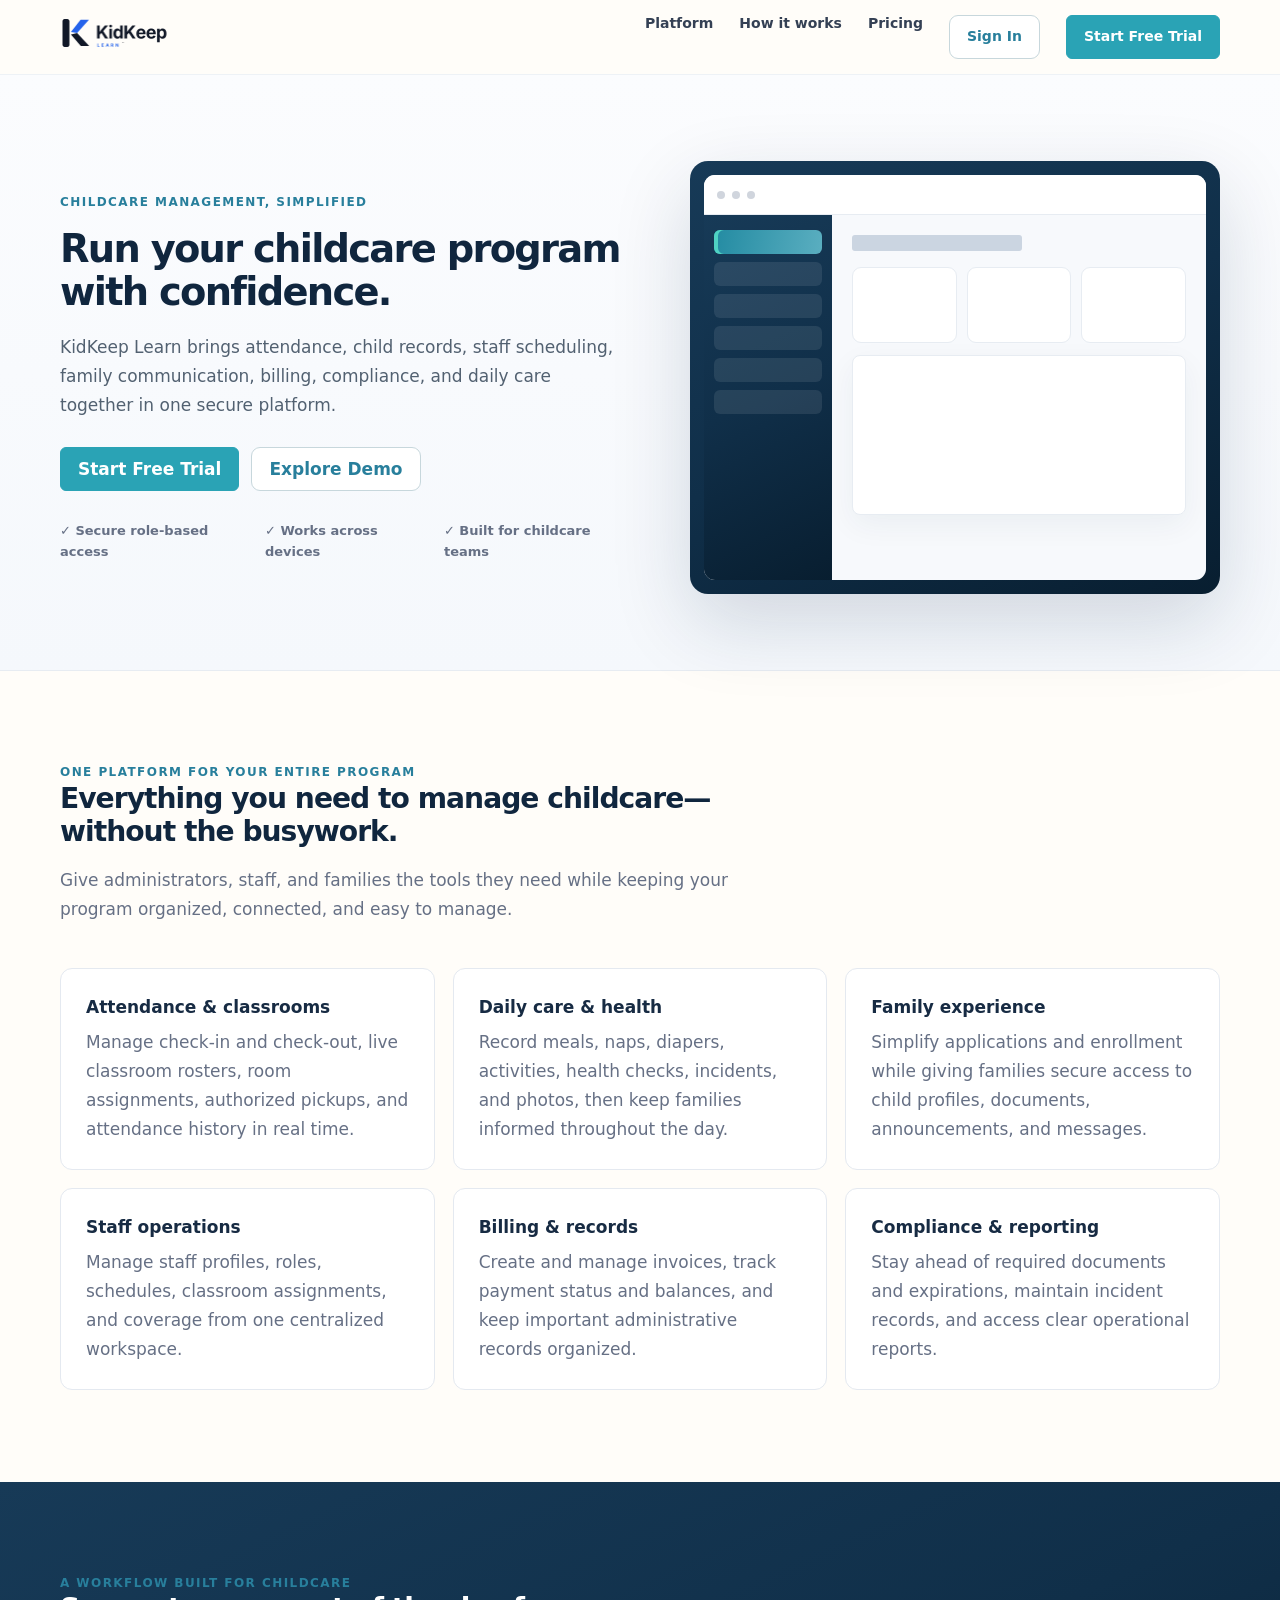
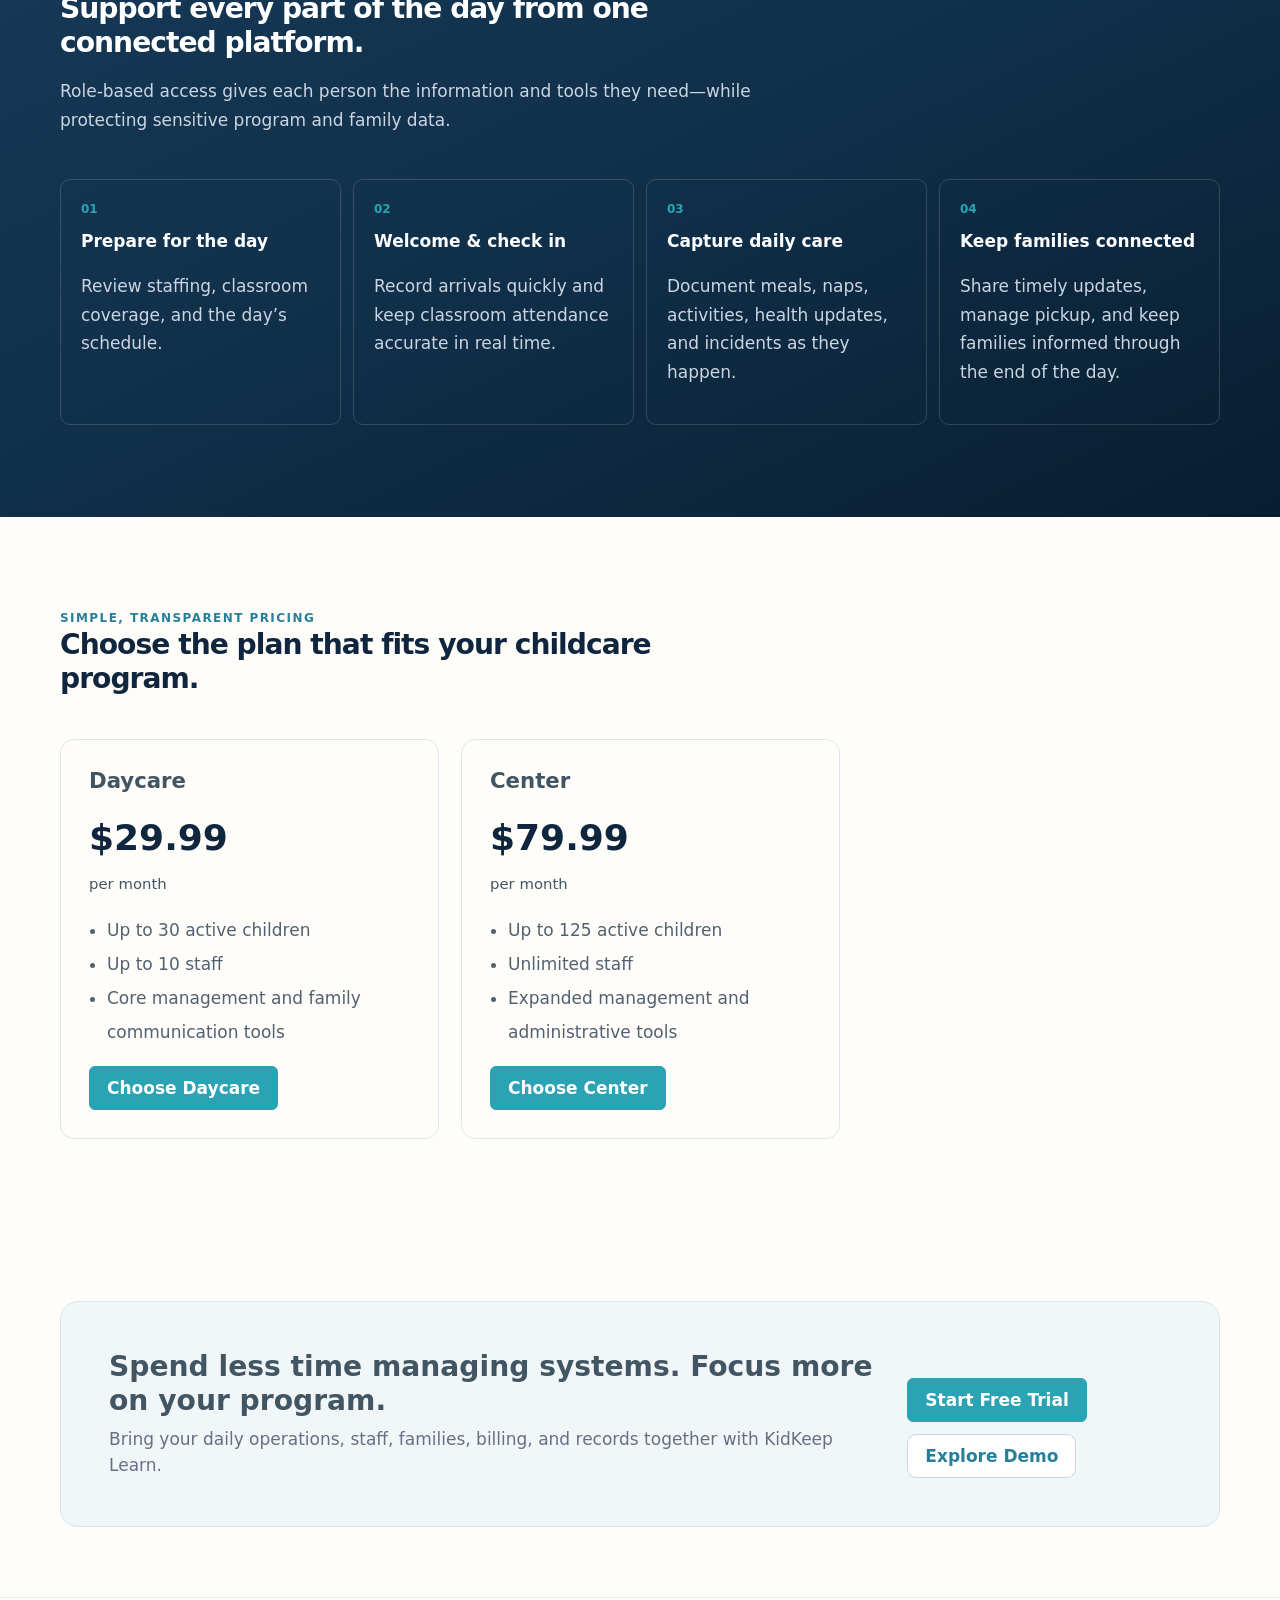
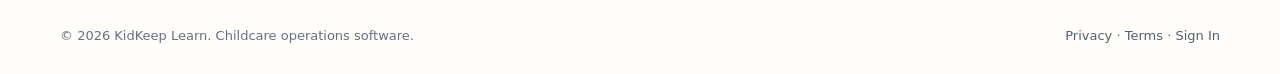
<file: shared/www/index.html>
<!doctype html><html lang="en"><head><meta charset="utf-8"><meta name="viewport" content="width=device-width,initial-scale=1"><title>KidKeep Learn — Childcare Operations</title><meta name="description" content="Childcare operations software for attendance, families, staff, billing, compliance and daily care."><link rel="icon" href="kidkeep-mark.png"><link rel="manifest" href="manifest.webmanifest"><style>
*{box-sizing:border-box}html{scroll-behavior:smooth}body{margin:0;font-family:Inter,ui-sans-serif,system-ui,-apple-system,BlinkMacSystemFont,"Segoe UI",sans-serif;color:#17212b;background:#fff}.wrap{width:min(1160px,calc(100% - 40px));margin:auto}.nav{height:74px;display:flex;align-items:center;justify-content:space-between}.nav img{width:178px;height:auto}.navlinks{display:flex;gap:26px;align-items:center}.nav a{text-decoration:none;color:#344054;font-size:14px;font-weight:700}.btn{display:inline-flex;align-items:center;justify-content:center;height:44px;padding:0 18px;border-radius:9px;text-decoration:none!important;font-weight:800!important}.btn.primary{background:#1e63d8;color:#fff!important}.btn.ghost{border:1px solid #d8dee8;background:#fff}.hero{padding:86px 0 76px;background:linear-gradient(180deg,#fbfcfe 0,#f5f8fc 100%);border-top:1px solid #eef2f6;border-bottom:1px solid #e7ecf2}.heroGrid{display:grid;grid-template-columns:1.03fr .97fr;gap:68px;align-items:center}.eyebrow{font-size:12px;letter-spacing:.12em;text-transform:uppercase;font-weight:900;color:#1e63d8}.hero h1{font-size:clamp(44px,5vw,66px);line-height:1.02;letter-spacing:-.045em;margin:15px 0 20px;color:#10263e}.hero p{font-size:18px;line-height:1.7;color:#526171;max-width:630px}.actions{display:flex;gap:12px;margin-top:28px;flex-wrap:wrap}.trust{display:flex;gap:22px;margin-top:30px;color:#667085;font-size:13px;font-weight:700}.preview{background:#0f2742;border-radius:18px;padding:14px;box-shadow:0 28px 80px rgba(15,39,66,.16)}.screen{background:#f7f9fc;border-radius:11px;overflow:hidden}.screenTop{height:40px;background:#fff;border-bottom:1px solid #e7ecf2;display:flex;align-items:center;gap:7px;padding:0 13px}.dot{width:8px;height:8px;border-radius:50%;background:#d0d5dd}.screenBody{display:grid;grid-template-columns:128px 1fr;min-height:365px}.side{background:#102a46;padding:15px 10px}.sideLine{height:24px;border-radius:6px;background:rgba(255,255,255,.09);margin-bottom:8px}.sideLine.active{background:#1e63d8}.content{padding:20px}.miniTitle{height:16px;width:170px;background:#cbd5e1;border-radius:3px;margin-bottom:16px}.stats{display:grid;grid-template-columns:repeat(3,1fr);gap:10px}.stat{height:76px;background:#fff;border:1px solid #e7ecf2;border-radius:9px}.panel{height:160px;background:#fff;border:1px solid #e7ecf2;border-radius:9px;margin-top:12px}.section{padding:92px 0}.sectionHead{max-width:720px;margin-bottom:44px}.section h2{font-size:38px;letter-spacing:-.035em;color:#10263e;margin:0 0 12px}.section p{color:#667085;line-height:1.7}.grid3{display:grid;grid-template-columns:repeat(3,1fr);gap:18px}.feature{border:1px solid #e4e9f0;border-radius:12px;padding:25px;background:#fff}.feature b{display:block;font-size:17px;color:#172b43;margin-bottom:8px}.feature p{font-size:14px;margin:0}.band{background:#10263e;color:#fff}.band h2{color:#fff}.band p{color:#cbd5e1}.workflow{display:grid;grid-template-columns:repeat(4,1fr);gap:12px}.step{padding:20px;border:1px solid rgba(255,255,255,.15);border-radius:10px}.num{color:#7fb0ff;font-weight:900;font-size:12px;margin-bottom:10px}.pricing{display:grid;grid-template-columns:1fr 1fr;gap:22px;max-width:780px}.price{border:1px solid #dfe5ed;border-radius:14px;padding:28px}.price.reco{border:2px solid #1e63d8}.price h3{margin:0}.amount{font-size:36px;font-weight:900;color:#10263e;margin:15px 0 4px}.price ul{padding-left:18px;color:#526171;line-height:2}.cta{padding:70px 0}.ctaBox{background:#f3f7fd;border:1px solid #dce7f7;border-radius:18px;padding:48px;display:flex;align-items:center;justify-content:space-between;gap:30px}.footer{border-top:1px solid #e7ecf2;padding:28px 0;color:#667085;font-size:13px}.footer .wrap{display:flex;justify-content:space-between;gap:20px}.footer a{color:#526171;text-decoration:none}@media(max-width:850px){.navlinks a:not(.btn){display:none}.heroGrid{grid-template-columns:1fr}.preview{display:none}.grid3,.workflow,.pricing{grid-template-columns:1fr}.section{padding:65px 0}.ctaBox{display:block}.ctaBox .actions{margin-top:20px}.footer .wrap{display:block}.footer span{display:block;margin-top:8px}}

/* V81 readability + overlap hardening */
html{font-size:17px} body{line-height:1.55} h1{font-size:clamp(2rem,3vw,2.65rem)!important;line-height:1.12!important} h2{font-size:clamp(1.55rem,2.2vw,2rem)!important;line-height:1.2!important} h3{font-size:1.25rem!important;line-height:1.25!important} p,li,td,th,label,input,select,textarea,button{font-size:1rem!important} small,.muted,.meta{font-size:.875rem!important;line-height:1.4!important}.content{min-width:0}.card,.panel,.stat,.row,.tableWrap{min-width:0} .grid{gap:20px!important}.topbar{min-height:84px;height:auto!important;gap:18px;flex-wrap:wrap}.crumb,.topActions{min-width:0}.topActions{flex-wrap:wrap}.nav a,.nav button{min-height:44px;line-height:1.25!important;white-space:normal!important}.sidebar{overflow-y:auto}.content *{overflow-wrap:anywhere}.tableWrap{overflow-x:auto}.tableWrap table,table{min-width:720px}.modal{max-height:88vh;overflow:auto}.modalBody{overflow:visible!important}input,select,textarea{min-height:46px}button,.btn{min-height:44px;padding:.7rem 1rem!important}.stat b,.metric b{line-height:1.1!important}@media(max-width:900px){html{font-size:16px}.content{padding:22px!important}.topbar{padding:14px 18px!important}.grid{grid-template-columns:1fr!important}table{min-width:680px}}
</style><style>
:root{--kk-navy:#102f46;--kk-teal:#16877f;--kk-cream:#fffdf9;--kk-line:#e8ece9}
body{background:var(--kk-cream)!important;color:#334b59!important}button,.primary,.btn-primary{border-radius:6px!important}input,select,textarea{border-radius:6px!important}.card,.panel,.authCard{border-radius:8px!important;box-shadow:0 10px 30px rgba(24,52,70,.055)!important}a{color:var(--kk-teal)}
</style>
<style id="kkl-exact-dashboard-palette-v88">
:root{
  --kk-sidebar:#102f46;
  --kk-navy:#17364d;
  --kk-navy-deep:#102d43;
  --kk-active:#28516a;
  --kk-accent:#52c6b8;
  --kk-teal:#16877f;
  --kk-teal-hover:#116d67;
  --kk-kicker:#438f86;
  --kk-cream:#fffdf9;
  --kk-ink:#253c4c;
  --kk-text:#415563;
  --kk-muted:#7b8b96;
  --kk-line:#e8ece9;
}
body{background:var(--kk-cream)!important;color:var(--kk-text)!important}
/* Primary actions: match effective dashboard accent */
.btn-primary,.primary,.cta-primary,button.primary,a.primary,
button[type="submit"],.plan-card .btn,.pricing-card .btn,
.hero .btn:first-of-type,.nav-cta,.start-trial{
  background:var(--kk-teal)!important;
  border-color:var(--kk-teal)!important;
  color:#fff!important;
}
.btn-primary:hover,.primary:hover,.cta-primary:hover,button.primary:hover,a.primary:hover,
button[type="submit"]:hover,.plan-card .btn:hover,.pricing-card .btn:hover,
.hero .btn:first-of-type:hover,.nav-cta:hover,.start-trial:hover{
  background:var(--kk-teal-hover)!important;
  border-color:var(--kk-teal-hover)!important;
}
/* Secondary actions */
.btn-secondary,.secondary,.cta-secondary,.demo-link,.schedule-demo,.explore-demo{
  background:transparent!important;
  color:var(--kk-navy)!important;
  border-color:#cfd8dc!important;
}
/* Dark panels / login art */
.auth-art,.signin-left,.login-left,.split-left,.dark-section,.workflow-section,.hero-dark,
section.dark,.dark-panel{
  background:var(--kk-sidebar)!important;
  color:#fff!important;
}
/* Typography and small accents */
.eyebrow,.kicker,.section-kicker,.overline,.label-accent{color:var(--kk-kicker)!important}
a{color:var(--kk-teal)}
a:hover{color:var(--kk-teal-hover)}
input:focus,select:focus,textarea:focus{border-color:var(--kk-accent)!important;box-shadow:0 0 0 3px rgba(82,198,184,.14)!important}
/* Pricing/selection visuals */
.plan-card,.pricing-card{border-color:var(--kk-line)!important;background:#fff!important}
.plan-card.featured,.pricing-card.featured,.plan-card.selected,.pricing-card.selected{
  border-color:var(--kk-active)!important;
  box-shadow:0 0 0 1px var(--kk-active),0 10px 24px rgba(16,47,70,.08)!important;
}
/* Dashboard-preview mockup colors */
.mock-sidebar,.app-preview .sidebar,.product-preview .sidebar,.preview-sidebar{background:var(--kk-sidebar)!important}
.mock-active,.app-preview .active,.product-preview .active,.preview-active{
  background:var(--kk-active)!important;
  box-shadow:inset 3px 0 var(--kk-accent)!important;
}
/* Override known old public-page color variables */
:root{--kk-navy:#17364d!important;--kk-teal:#16877f!important;--kk-cream:#fffdf9!important;--kk-line:#e8ece9!important}
</style>


<style id="v91-final-unified-brand-system">
:root{
  --kkl-side-top:#173a57;
  --kkl-side-mid:#102f49;
  --kkl-side-bottom:#081e30;
  --kkl-active-start:#238ba2;
  --kkl-active-end:#5aaec0;
  --kkl-active-accent:#4fd2c3;
  --kkl-active-hover-start:#1f7d92;
  --kkl-active-hover-end:#4a9daf;
  --kkl-secondary-border:#c7d7dc;
  --kkl-secondary-bg:#ffffff;
  --kkl-secondary-text:#287f9c;
}
/* One exact active/primary treatment across the entire product. */
html body .navBtn.active,
html body .sidebar .navBtn.active{
  background:linear-gradient(100deg,var(--kkl-active-start) 0%,var(--kkl-active-end) 100%)!important;
  color:#fff!important;
  box-shadow:inset 4px 0 0 var(--kkl-active-accent)!important;
  border-color:transparent!important;
}
html body .navBtn.active:hover,
html body .sidebar .navBtn.active:hover{
  background:linear-gradient(100deg,var(--kkl-active-start) 0%,var(--kkl-active-end) 100%)!important;
  color:#fff!important;
}
html body .btn.primary,
html body a.btn.primary,
html body button.btn.primary,
html body .btn-primary,
html body button[type="submit"],
html body #submit,
html body .start-trial,
html body .nav-cta,
html body .price .btn.primary,
html body .plan-card .btn.primary,
html body .pricing-card .btn.primary{
  background:linear-gradient(100deg,var(--kkl-active-start) 0%,var(--kkl-active-end) 100%)!important;
  border-color:var(--kkl-active-start)!important;
  color:#fff!important;
  box-shadow:none!important;
}
html body .btn.primary:hover,
html body a.btn.primary:hover,
html body button.btn.primary:hover,
html body .btn-primary:hover,
html body button[type="submit"]:hover,
html body #submit:hover,
html body .start-trial:hover,
html body .nav-cta:hover,
html body .price .btn.primary:hover{
  background:linear-gradient(100deg,var(--kkl-active-hover-start) 0%,var(--kkl-active-hover-end) 100%)!important;
  border-color:var(--kkl-active-hover-start)!important;
  color:#fff!important;
}
/* Secondary actions are never green/blue filled. */
html body .btn.ghost,
html body a.btn.ghost,
html body .btn.secondary,
html body .btn-secondary,
html body .explore-demo,
html body .schedule-demo{
  background:var(--kkl-secondary-bg)!important;
  border-color:var(--kkl-secondary-border)!important;
  color:var(--kkl-secondary-text)!important;
}
html body .btn.ghost:hover,
html body a.btn.ghost:hover,
html body .btn.secondary:hover,
html body .btn-secondary:hover{
  background:#f3f9fa!important;
  border-color:#91bac5!important;
  color:#206d88!important;
}
/* Authentication uses the same exact primary color as the clicked dashboard item. */
html body .auth .btn,
html body .card #submit{
  background:linear-gradient(100deg,var(--kkl-active-start) 0%,var(--kkl-active-end) 100%)!important;
  border-color:var(--kkl-active-start)!important;
  color:#fff!important;
}
html body .auth .btn:hover,
html body .card #submit:hover{
  background:linear-gradient(100deg,var(--kkl-active-hover-start) 0%,var(--kkl-active-hover-end) 100%)!important;
}
html body .linkbtn,html body .eyebrow,html body .kicker{color:var(--kkl-secondary-text)!important}
/* All dark brand panels use the dashboard sidebar gradient. */
html body .sidebar,
html body .brand,
html body .band,
html body .preview,
html body .side,
html body .mock-sidebar,
html body .preview-sidebar{
  background:linear-gradient(155deg,var(--kkl-side-top) 0%,var(--kkl-side-mid) 50%,var(--kkl-side-bottom) 100%)!important;
}
/* Preview selected row mirrors real dashboard selected row. */
html body .sideLine.active,
html body .mock-active,
html body .preview-active,
html body .mock-sidebar .active,
html body .preview-sidebar .active{
  background:linear-gradient(100deg,var(--kkl-active-start) 0%,var(--kkl-active-end) 100%)!important;
  box-shadow:inset 4px 0 0 var(--kkl-active-accent)!important;
}
/* Selected pricing card uses the same family, without inventing another teal. */
html body .price.reco,
html body .plan-card.featured,
html body .pricing-card.featured{border-color:var(--kkl-active-start)!important}
</style>


<style id="v101-definitive-marketing-color-match">
:root{
  --kkl-brand-accent:#2aa3b5;
  --kkl-brand-accent-hover:#238a9b;
}
/* Definitive override: the marketing CTA and workflow numbers use one exact color. */
html body .hero .actions a.btn.primary,
html body .hero .btn:first-of-type,
html body .nav a.btn.primary,
html body .cta a.btn.primary,
html body .pricing .price a.btn.primary,
html body a.btn.primary,
html body .btn.primary{
  background:var(--kkl-brand-accent)!important;
  border-color:var(--kkl-brand-accent)!important;
  color:#fff!important;
  box-shadow:none!important;
}
html body .hero .actions a.btn.primary:hover,
html body .hero .btn:first-of-type:hover,
html body .nav a.btn.primary:hover,
html body .cta a.btn.primary:hover,
html body .pricing .price a.btn.primary:hover,
html body a.btn.primary:hover,
html body .btn.primary:hover{
  background:var(--kkl-brand-accent-hover)!important;
  border-color:var(--kkl-brand-accent-hover)!important;
}
html body #workflow .workflow .step .num,
html body .workflow .num{
  color:var(--kkl-brand-accent)!important;
}
/* Keep both plans visually equal until the user chooses one. */
html body #pricing .pricing .price,
html body #pricing .pricing .price.reco{
  border:1px solid #dfe5ed!important;
  box-shadow:none!important;
}
html body #pricing .pricing .price a.btn.primary{
  min-width:152px!important;
  display:inline-flex!important;
}
</style>
<link rel="stylesheet" href="mobile-native.css"></head><body>
<header class="wrap nav"><a href="/"><img src="kidkeep-logo.png" alt="KidKeep Learn"></a><nav class="navlinks"><a href="#platform">Platform</a><a href="#workflow">How it works</a><a href="#pricing">Pricing</a><a class="btn ghost kkl-action" data-action="signin" href="./signin.html">Sign In</a><a class="btn primary kkl-action" data-action="signup" href="./signin.html?mode=signup">Start Free Trial</a></nav></header>
<section class="hero"><div class="wrap heroGrid"><div><div class="eyebrow">Childcare management, simplified</div><h1>Run your childcare program with confidence.</h1><p>KidKeep Learn brings attendance, child records, staff scheduling, family communication, billing, compliance, and daily care together in one secure platform.</p><div class="actions"><a class="btn primary kkl-action" data-action="signup" href="./signin.html?mode=signup">Start Free Trial</a><a class="btn ghost kkl-action" data-action="demo" href="./signin.html?demo=1#demo">Explore Demo</a></div><div class="trust"><span>✓ Secure role-based access</span><span>✓ Works across devices</span><span>✓ Built for childcare teams</span></div></div><div class="preview"><div class="screen"><div class="screenTop"><span class="dot"></span><span class="dot"></span><span class="dot"></span></div><div class="screenBody"><div class="side"><div class="sideLine active"></div><div class="sideLine"></div><div class="sideLine"></div><div class="sideLine"></div><div class="sideLine"></div><div class="sideLine"></div></div><div class="content"><div class="miniTitle"></div><div class="stats"><div class="stat"></div><div class="stat"></div><div class="stat"></div></div><div class="panel"></div></div></div></div></div></div></section>
<section id="platform" class="section"><div class="wrap"><div class="sectionHead"><div class="eyebrow">One platform for your entire program</div><h2>Everything you need to manage childcare—without the busywork.</h2><p>Give administrators, staff, and families the tools they need while keeping your program organized, connected, and easy to manage.</p></div><div class="grid3"><div class="feature"><b>Attendance & classrooms</b><p>Manage check-in and check-out, live classroom rosters, room assignments, authorized pickups, and attendance history in real time.</p></div><div class="feature"><b>Daily care & health</b><p>Record meals, naps, diapers, activities, health checks, incidents, and photos, then keep families informed throughout the day.</p></div><div class="feature"><b>Family experience</b><p>Simplify applications and enrollment while giving families secure access to child profiles, documents, announcements, and messages.</p></div><div class="feature"><b>Staff operations</b><p>Manage staff profiles, roles, schedules, classroom assignments, and coverage from one centralized workspace.</p></div><div class="feature"><b>Billing & records</b><p>Create and manage invoices, track payment status and balances, and keep important administrative records organized.</p></div><div class="feature"><b>Compliance & reporting</b><p>Stay ahead of required documents and expirations, maintain incident records, and access clear operational reports.</p></div></div></div></section>
<section id="workflow" class="section band"><div class="wrap"><div class="sectionHead"><div class="eyebrow">A workflow built for childcare</div><h2>Support every part of the day from one connected platform.</h2><p>Role-based access gives each person the information and tools they need—while protecting sensitive program and family data.</p></div><div class="workflow"><div class="step"><div class="num">01</div><b>Prepare for the day</b><p>Review staffing, classroom coverage, and the day’s schedule.</p></div><div class="step"><div class="num">02</div><b>Welcome & check in</b><p>Record arrivals quickly and keep classroom attendance accurate in real time.</p></div><div class="step"><div class="num">03</div><b>Capture daily care</b><p>Document meals, naps, activities, health updates, and incidents as they happen.</p></div><div class="step"><div class="num">04</div><b>Keep families connected</b><p>Share timely updates, manage pickup, and keep families informed through the end of the day.</p></div></div></div></section>
<section id="pricing" class="section"><div class="wrap"><div class="sectionHead"><div class="eyebrow">Simple, transparent pricing</div><h2>Choose the plan that fits your childcare program.</h2></div><div class="pricing"><div class="price"><h3>Daycare</h3><div class="amount">$29.99</div><small>per month</small><ul><li>Up to 30 active children</li><li>Up to 10 staff</li><li>Core management and family communication tools</li></ul><a class="btn primary kkl-action" data-action="plan" data-plan="daycare" href="./signin.html?mode=signup&plan=daycare">Choose Daycare</a></div><div class="price"><h3>Center</h3><div class="amount">$79.99</div><small>per month</small><ul><li>Up to 125 active children</li><li>Unlimited staff</li><li>Expanded management and administrative tools</li></ul><a class="btn primary kkl-action" data-action="plan" data-plan="center" href="./signin.html?mode=signup&plan=center">Choose Center</a></div></div></div></section>
<section class="cta"><div class="wrap ctaBox"><div><h2 style="margin:0 0 8px">Spend less time managing systems. Focus more on your program.</h2><p style="margin:0;color:#667085">Bring your daily operations, staff, families, billing, and records together with KidKeep Learn.</p></div><div class="actions"><a class="btn primary kkl-action" data-action="signup" href="./signin.html?mode=signup">Start Free Trial</a><a class="btn ghost kkl-action" data-action="demo" href="./signin.html?demo=1#demo">Explore Demo</a></div></div></section>
<footer class="footer"><div class="wrap"><span>© 2026 KidKeep Learn. Childcare operations software.</span><span><a href="#">Privacy</a> · <a href="#">Terms</a> · <a href="signin.html">Sign In</a></span></div></footer>
<script id="kkl-v102-button-fix">
(function(){
  function go(target){ window.location.assign(new URL(target, window.location.href).href); }
  document.addEventListener('click', function(e){
    var a=e.target.closest('a.kkl-action');
    if(!a) return;
    e.preventDefault();
    var action=a.dataset.action;
    if(action==='plan'){
      var plan=a.dataset.plan||'';
      try{ localStorage.setItem('kidkeep_selected_plan', plan); }catch(_){}
      go('./signin.html?mode=signup&plan='+encodeURIComponent(plan));
      return;
    }
    if(action==='signup'){ go('./signin.html?mode=signup'); return; }
    if(action==='demo'){ go('./signin.html?demo=1#demo'); return; }
    if(action==='signin'){ go('./signin.html'); return; }
  });
})();
</script>
</body></html>
<style id="v89-visual-master">
:root{--v89-side-top:#173a57;--v89-side-mid:#102f49;--v89-side-bottom:#081e30;--v89-active-a:#238ba2;--v89-active-b:#5aaec0;--v89-accent:#4fd2c3;--v89-cta:#287f9c;--v89-cta-hover:#206d88}
.btn.primary{background:var(--v89-cta)!important;border-color:var(--v89-cta)!important}.btn.primary:hover{background:var(--v89-cta-hover)!important;border-color:var(--v89-cta-hover)!important}
.preview{background:linear-gradient(165deg,var(--v89-side-top),var(--v89-side-bottom))!important}.side,.mock-sidebar,.app-preview .sidebar,.product-preview .sidebar,.preview-sidebar{background:linear-gradient(165deg,var(--v89-side-top),var(--v89-side-mid) 50%,var(--v89-side-bottom))!important}.sideLine.active,.mock-sidebar .active,.preview-sidebar .active{background:linear-gradient(100deg,var(--v89-active-a),var(--v89-active-b))!important;box-shadow:inset 3px 0 var(--v89-accent)!important}.band{background:linear-gradient(115deg,var(--v89-side-bottom),var(--v89-side-top))!important}.eyebrow{color:var(--v89-cta)!important}.price.reco{border-color:var(--v89-cta)!important}.ctaBox{background:#f1f7f8!important;border-color:#d6e8eb!important}a{color:var(--v89-cta)}

/* V99 marketing color consistency */
:root{
  --kkl-active-start:#238ba2;
  --kkl-active-end:#5aaec0;
  --kkl-active-accent:#4fd2c3;
  --kkl-navy:#102f49;
}
.btn.primary{
  background:linear-gradient(100deg,var(--kkl-active-start),var(--kkl-active-end))!important;
  border:1px solid #2e8fa5!important;
  color:#fff!important;
  box-shadow:none!important;
}
.btn.primary:hover{
  background:linear-gradient(100deg,#1f7f96,#4d9fb2)!important;
  border-color:#287f94!important;
}
.workflow .num{
  color:var(--kkl-active-accent)!important;
  font-weight:900!important;
}
.price{border:1px solid #dfe5ed!important;box-shadow:none!important}
.price.reco{border:1px solid #dfe5ed!important}
.price .btn.ghost{color:#285d73!important;border-color:#cbd8df!important;background:#fff!important}
.price .btn.ghost:hover{background:#f4f8fa!important;border-color:#9fb8c3!important}
</style>

<style id="v100-final-marketing-accent">
:root{
  --kkl-dashboard-accent:#2aa3b5;
  --kkl-dashboard-accent-hover:#238a9b;
}
/* One exact accent across marketing CTAs and workflow numbers */
html body .btn.primary,
html body a.btn.primary,
html body .pricing .price .btn.primary{
  background:var(--kkl-dashboard-accent)!important;
  border-color:var(--kkl-dashboard-accent)!important;
  color:#fff!important;
  box-shadow:none!important;
}
html body .btn.primary:hover,
html body a.btn.primary:hover,
html body .pricing .price .btn.primary:hover{
  background:var(--kkl-dashboard-accent-hover)!important;
  border-color:var(--kkl-dashboard-accent-hover)!important;
}
html body .workflow .num{
  color:var(--kkl-dashboard-accent)!important;
}
/* Both plans begin visually equal; only the CTA communicates selection action. */
html body .pricing .price{
  border:1px solid #dfe5ed!important;
  box-shadow:none!important;
}
html body .pricing .price .btn{
  min-width:152px;
}
</style>
</file>
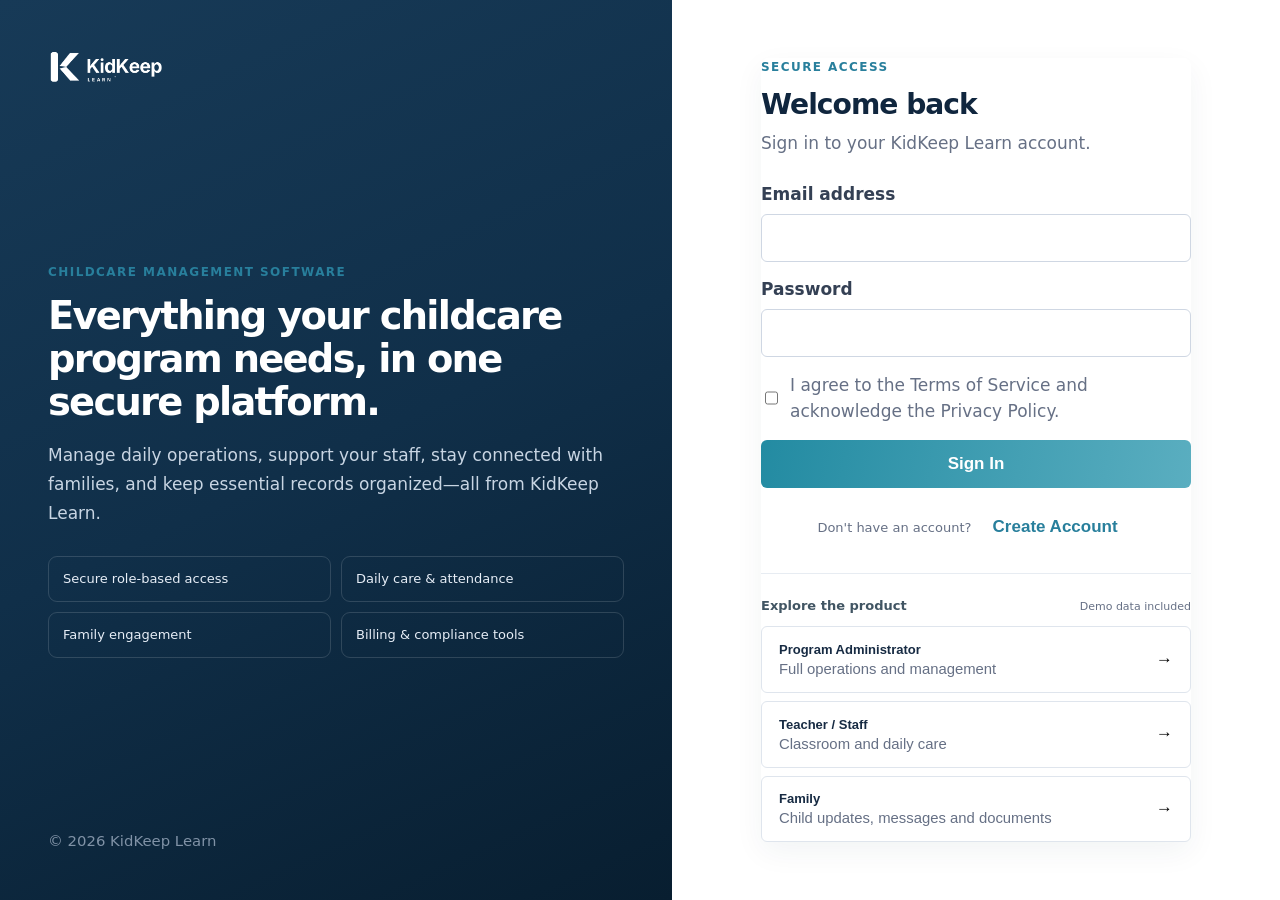
<file: shared/www/app.html>
<!doctype html><html lang="en"><head><meta charset="utf-8"><meta name="viewport" content="width=device-width,initial-scale=1"><title>KidKeep Learn</title><link rel="icon" href="kidkeep-mark.png"><link rel="manifest" href="manifest.webmanifest"><script src="config.js"></script><style>
:root{--navy:#102a46;--navy2:#0b2037;--blue:#1e63d8;--blue2:#1958c0;--ink:#172b43;--text:#344054;--muted:#667085;--line:#e3e8ef;--bg:#f6f8fb;--card:#fff;--success:#16845b;--warning:#b7791f;--danger:#c23b3b;--shadow:0 12px 30px rgba(16,42,70,.08)}*{box-sizing:border-box}html,body{margin:0;height:100%;font-family:Inter,ui-sans-serif,system-ui,-apple-system,BlinkMacSystemFont,"Segoe UI",sans-serif;color:var(--text);background:var(--bg)}button,input,select,textarea{font:inherit}button{cursor:pointer}.app{height:100%;display:grid;grid-template-columns:244px minmax(0,1fr)}.sidebar{background:var(--navy2);color:#fff;display:flex;flex-direction:column;min-height:0}.brand{height:74px;display:flex;align-items:center;padding:0 20px;border-bottom:1px solid rgba(255,255,255,.08)}.brand img{width:158px;filter:brightness(0) invert(1)}.nav{padding:14px 10px;overflow:auto}.navSection{font-size:10px;text-transform:uppercase;letter-spacing:.12em;color:#7f94a9;font-weight:900;padding:13px 12px 7px}.navBtn{width:100%;height:40px;border:0;background:transparent;color:#cbd6e2;border-radius:8px;display:flex;align-items:center;gap:11px;padding:0 12px;font-size:13px;font-weight:750;text-align:left;margin:2px 0}.navBtn:hover{background:rgba(255,255,255,.06);color:#fff}.navBtn.active{background:#1e63d8;color:#fff}.navIcon{width:17px;height:17px;display:grid;place-items:center;flex:0 0 17px}.navIcon svg{width:17px;height:17px}.sideFoot{margin-top:auto;padding:13px;border-top:1px solid rgba(255,255,255,.08)}.program{padding:11px;border-radius:9px;background:rgba(255,255,255,.05)}.program small{display:block;color:#91a3b6;font-size:10px;text-transform:uppercase;letter-spacing:.08em}.program b{display:block;font-size:12px;margin-top:4px;white-space:nowrap;overflow:hidden;text-overflow:ellipsis}.main{min-width:0;display:flex;flex-direction:column;min-height:0}.topbar{height:74px;background:#fff;border-bottom:1px solid var(--line);display:flex;align-items:center;gap:16px;padding:0 24px;flex:0 0 74px}.mobileMenu{display:none;border:0;background:#f2f4f7;border-radius:8px;width:38px;height:38px}.crumb{min-width:0}.crumb h1{font-size:20px;letter-spacing:-.02em;color:var(--ink);margin:0}.crumb p{font-size:11px;color:var(--muted);margin:3px 0 0}.topActions{margin-left:auto;display:flex;align-items:center;gap:9px}.roleBadge{font-size:11px;padding:6px 9px;border-radius:999px;background:#eef4ff;color:#1757b8;font-weight:800}.iconBtn{height:38px;padding:0 12px;border:1px solid var(--line);background:#fff;border-radius:8px;color:#344054;font-weight:750;font-size:12px}.user{display:flex;align-items:center;gap:9px;margin-left:5px;padding-left:12px;border-left:1px solid var(--line)}.avatar{width:34px;height:34px;border-radius:50%;background:#dfeafd;color:#1757b8;display:grid;place-items:center;font-weight:900;font-size:12px}.user b{display:block;font-size:12px;color:var(--ink)}.user small{display:block;font-size:10px;color:var(--muted);margin-top:2px}.content{padding:24px;overflow:auto;min-height:0}.view{max-width:1420px;margin:0 auto}.pageHead{display:flex;align-items:flex-start;justify-content:space-between;gap:20px;margin-bottom:20px}.pageHead h2{font-size:26px;letter-spacing:-.035em;color:var(--ink);margin:0 0 6px}.pageHead p{margin:0;color:var(--muted);font-size:13px;line-height:1.6}.actions{display:flex;gap:8px;flex-wrap:wrap}.btn{height:38px;border-radius:8px;padding:0 13px;border:1px solid var(--line);background:#fff;color:#344054;font-size:12px;font-weight:850;display:inline-flex;align-items:center;justify-content:center;gap:7px}.btn.primary{border-color:var(--blue);background:var(--blue);color:#fff}.btn.primary:hover{background:var(--blue2)}.btn.danger{border-color:#f1c5c5;color:#a72d2d;background:#fffafa}.btn.small{height:31px;padding:0 9px;font-size:11px}.grid{display:grid;gap:14px}.metrics{grid-template-columns:repeat(4,minmax(0,1fr));margin-bottom:14px}.metric{background:#fff;border:1px solid var(--line);border-radius:10px;padding:17px}.metricTop{display:flex;align-items:center;justify-content:space-between}.metricLabel{font-size:11px;color:var(--muted);font-weight:750}.metricValue{font-size:28px;letter-spacing:-.035em;font-weight:900;color:var(--ink);margin:8px 0 4px}.metricMeta{font-size:10px;color:var(--muted)}.metricDot{width:8px;height:8px;border-radius:50%;background:var(--blue)}.two{grid-template-columns:minmax(0,1.55fr) minmax(300px,.75fr)}.three{grid-template-columns:repeat(3,minmax(0,1fr))}.card{background:#fff;border:1px solid var(--line);border-radius:10px;overflow:hidden}.cardHead{padding:15px 17px;border-bottom:1px solid var(--line);display:flex;align-items:center;justify-content:space-between;gap:15px}.cardHead h3{font-size:13px;color:var(--ink);margin:0}.cardHead span{font-size:10px;color:var(--muted)}.cardBody{padding:16px}.list{display:grid}.listRow{display:flex;align-items:center;gap:12px;padding:11px 0;border-bottom:1px solid #eef1f5}.listRow:last-child{border-bottom:0}.personAvatar{width:34px;height:34px;border-radius:50%;background:#edf3fb;color:#29567d;display:grid;place-items:center;font-size:11px;font-weight:900;flex:0 0 auto}.grow{min-width:0;flex:1}.grow b{display:block;color:var(--ink);font-size:12px;white-space:nowrap;overflow:hidden;text-overflow:ellipsis}.grow small{display:block;color:var(--muted);font-size:10px;margin-top:3px;white-space:nowrap;overflow:hidden;text-overflow:ellipsis}.status{display:inline-flex;align-items:center;height:23px;padding:0 7px;border-radius:999px;font-size:9px;font-weight:850;white-space:nowrap}.status.ok{background:#eaf7f1;color:#126b4d}.status.warn{background:#fff5df;color:#8e5a10}.status.bad{background:#fff0ef;color:#a83232}.status.info{background:#edf4ff;color:#1857b7}.tableWrap{overflow:auto}.table{width:100%;border-collapse:collapse;min-width:680px}.table th{padding:10px 13px;text-align:left;font-size:9px;text-transform:uppercase;letter-spacing:.08em;color:#7a8897;background:#fafbfc;border-bottom:1px solid var(--line)}.table td{padding:11px 13px;border-bottom:1px solid #edf0f4;font-size:11px;color:#344054;vertical-align:middle}.table tr:last-child td{border-bottom:0}.table b{color:var(--ink)}.searchbar{height:38px;border:1px solid var(--line);border-radius:8px;padding:0 12px;min-width:240px;outline:none;background:#fff}.searchbar:focus{border-color:#8caee0;box-shadow:0 0 0 3px #edf4ff}.tabs{display:flex;gap:3px;padding:4px;background:#eef2f6;border-radius:8px;width:max-content}.tab{height:31px;border:0;background:transparent;border-radius:6px;padding:0 11px;font-size:11px;font-weight:800;color:#667085}.tab.active{background:#fff;color:#172b43;box-shadow:0 1px 3px rgba(0,0,0,.08)}.roomGrid{display:grid;grid-template-columns:repeat(3,minmax(0,1fr));gap:14px}.room{background:#fff;border:1px solid var(--line);border-radius:10px;padding:17px}.room h3{font-size:15px;margin:0;color:var(--ink)}.roomMeta{font-size:11px;color:var(--muted);margin:5px 0 14px}.capacity{height:7px;background:#eef2f6;border-radius:99px;overflow:hidden}.capacity span{display:block;height:100%;background:#1e63d8}.roomFooter{display:flex;justify-content:space-between;margin-top:9px;font-size:10px;color:#667085}.feed{display:grid;gap:10px}.feedItem{border:1px solid #e7ebf0;border-radius:8px;padding:12px}.feedItem .time{font-size:9px;color:#7a8897;font-weight:800}.feedItem b{display:block;font-size:12px;color:var(--ink);margin:4px 0}.feedItem p{font-size:11px;color:#667085;line-height:1.5;margin:0}.quick{display:grid;grid-template-columns:repeat(4,1fr);gap:9px}.quick button{height:62px;border:1px solid var(--line);background:#fff;border-radius:8px;color:#344054;font-size:11px;font-weight:800}.quick button:hover{border-color:#a9bfdc;background:#f8fbff}.calendar{display:grid;grid-template-columns:90px repeat(5,minmax(120px,1fr));overflow:auto}.calCell{min-height:72px;border-right:1px solid #edf0f4;border-bottom:1px solid #edf0f4;padding:7px;font-size:10px}.calHead{min-height:38px;background:#fafbfc;color:#667085;font-weight:800}.shift{border-left:3px solid #1e63d8;background:#eff5ff;border-radius:5px;padding:7px;color:#214c80;font-size:10px;margin-bottom:5px}.familyHero{background:#102a46;color:white;border-radius:12px;padding:25px;display:flex;align-items:center;justify-content:space-between;gap:20px}.familyHero h2{color:#fff!important}.familyHero p{color:#cad7e4}.childHero{display:flex;gap:16px;align-items:center}.bigAvatar{width:58px;height:58px;border-radius:50%;background:#dce9f8;color:#28587d;display:grid;place-items:center;font-size:18px;font-weight:900}.careGrid{display:grid;grid-template-columns:repeat(4,1fr);gap:10px}.careStat{border:1px solid #e5eaf0;border-radius:9px;padding:13px}.careStat small{font-size:9px;text-transform:uppercase;letter-spacing:.08em;color:#7a8897;font-weight:850}.careStat b{display:block;font-size:15px;color:var(--ink);margin-top:6px}.docRow{display:flex;align-items:center;gap:12px;padding:12px;border:1px solid #e6eaf0;border-radius:8px;margin-bottom:8px}.docIcon{width:32px;height:32px;border-radius:7px;background:#eef4ff;color:#1d5bbd;display:grid;place-items:center;font-size:10px;font-weight:900}.empty{text-align:center;padding:44px 20px;color:#667085}.empty b{display:block;color:#344054;margin-bottom:6px}.formGrid{display:grid;grid-template-columns:1fr 1fr;gap:13px}.field label{display:block;font-size:10px;color:#667085;font-weight:800;margin-bottom:6px}.field input,.field select,.field textarea{width:100%;border:1px solid #d7dee7;border-radius:8px;padding:10px 11px;outline:none;background:#fff;font-size:12px;color:#344054}.field input,.field select{height:39px}.field textarea{min-height:88px;resize:vertical}.field input:focus,.field select:focus,.field textarea:focus{border-color:#8caee0;box-shadow:0 0 0 3px #edf4ff}.span2{grid-column:span 2}.notice{padding:11px 12px;border:1px solid #dbe7f8;background:#f5f9ff;border-radius:8px;font-size:11px;color:#355a83;line-height:1.5}.modalBack{position:fixed;inset:0;background:rgba(15,31,48,.45);display:none;align-items:center;justify-content:center;padding:20px;z-index:100}.modalBack.show{display:flex}.modal{width:min(620px,100%);max-height:min(780px,calc(100vh - 40px));overflow:auto;background:#fff;border-radius:12px;box-shadow:0 30px 90px rgba(0,0,0,.22)}.modalHead{height:58px;display:flex;align-items:center;padding:0 18px;border-bottom:1px solid var(--line)}.modalHead h3{margin:0;font-size:14px;color:var(--ink)}.close{margin-left:auto;width:32px;height:32px;border:1px solid #dce2e9;border-radius:8px;background:#fff;color:#344054;font-size:20px;line-height:1}.modalBody{padding:18px}.modalFoot{padding:13px 18px;border-top:1px solid var(--line);display:flex;justify-content:flex-end;gap:8px}.toast{position:fixed;right:20px;bottom:20px;background:#102a46;color:white;border-radius:9px;padding:12px 15px;font-size:11px;font-weight:750;box-shadow:var(--shadow);transform:translateY(20px);opacity:0;pointer-events:none;transition:.2s;z-index:200}.toast.show{transform:none;opacity:1}.sidebarShade{display:none}.hide{display:none!important}@media(max-width:1100px){.metrics{grid-template-columns:repeat(2,1fr)}.roomGrid,.three{grid-template-columns:repeat(2,1fr)}.two{grid-template-columns:1fr}.careGrid{grid-template-columns:repeat(2,1fr)}}@media(max-width:760px){.app{grid-template-columns:1fr}.sidebar{position:fixed;left:0;top:0;bottom:0;width:244px;z-index:80;transform:translateX(-100%);transition:.2s}.sidebar.open{transform:none}.sidebarShade{position:fixed;inset:0;background:rgba(0,0,0,.35);z-index:70}.sidebarShade.show{display:block}.mobileMenu{display:block}.topbar{padding:0 14px}.content{padding:16px}.user .userText{display:none}.roleBadge{display:none}.metrics,.roomGrid,.three{grid-template-columns:1fr}.pageHead{display:block}.pageHead .actions{margin-top:14px}.quick{grid-template-columns:repeat(2,1fr)}.formGrid{grid-template-columns:1fr}.span2{grid-column:auto}.familyHero{display:block}.searchbar{min-width:0;width:100%}.cardHead{flex-wrap:wrap}}

/* V69 benchmark refinement */
:root{--navy:#17364d;--navy2:#102d43;--blue:#16877f;--blue2:#116d67;--ink:#253c4c;--text:#415563;--muted:#7b8b96;--line:#e8ece9;--bg:#fbfaf6;--card:#fff;--shadow:0 10px 28px rgba(24,52,70,.055)}
.app{grid-template-columns:226px minmax(0,1fr)}.sidebar{background:#102f46}.brand{height:68px;padding:0 18px}.brand img{width:138px}.nav{padding:11px 9px}.navSection{font-size:9px;letter-spacing:.14em;color:#86a1b1;padding:12px 10px 6px}.navBtn{height:36px;border-radius:6px;padding:0 10px;font-size:11px;font-weight:650;color:#d3dce2;gap:9px}.navBtn.active{background:#28516a;color:#fff;box-shadow:inset 3px 0 #52c6b8}.navIcon,.navIcon svg{width:15px;height:15px}.sideFoot{padding:11px}.program{border-radius:7px;padding:10px;background:rgba(255,255,255,.045)}
.topbar{height:62px;flex-basis:62px;padding:0 22px;background:#fffdf9}.crumb h1{font-size:12px;font-weight:650;letter-spacing:0}.crumb p{display:none}.content{padding:30px 34px;background:#fffdf9}.view{max-width:1240px}.pageHead{margin-bottom:22px;align-items:flex-end}.pageHead:before{content:'KIDKEEP LEARN';display:block;position:absolute;font-size:8px;font-weight:850;letter-spacing:.18em;color:#438f86;transform:translateY(-21px)}.pageHead{position:relative}.pageHead h2{font-family:Georgia,'Times New Roman',serif;font-weight:500;font-size:28px;letter-spacing:-.025em;color:#2d4654;margin-bottom:5px}.pageHead p{font-size:11px;color:#8a979f}.btn{height:34px;border-radius:6px;font-size:10px;padding:0 11px}.btn.primary{background:#16877f;border-color:#16877f}.btn.primary:hover{background:#116d67}.roleBadge{background:#edf7f5;color:#26786f;border-radius:5px;font-size:9px}.iconBtn{height:34px;border-radius:6px;font-size:10px}.avatar{width:30px;height:30px;background:#e9f3ef;color:#37766e}.user b{font-size:10px}.user small{font-size:9px}.metrics{gap:10px}.metric{border-radius:7px;padding:14px 15px;box-shadow:none}.metricLabel{font-size:9px}.metricValue{font-family:Georgia,'Times New Roman',serif;font-weight:500;font-size:24px;color:#314a58}.metricDot{background:#55aa9f}.card,.room{border-radius:7px;box-shadow:none}.cardHead{padding:13px 15px}.cardHead h3{font-size:11px;font-weight:700}.cardBody{padding:14px}.listRow{padding:9px 0}.personAvatar{width:30px;height:30px;border-radius:6px;background:#f0f4f1;color:#476a70;font-size:9px}.grow b{font-size:10px}.grow small{font-size:9px}.status{height:20px;border-radius:5px;font-size:8px}.table th{font-size:8px;background:#fbfbf8}.table td{font-size:10px;padding:10px 12px}.searchbar{height:34px;border-radius:6px;font-size:10px}.tabs{border-radius:6px}.tab{height:28px;border-radius:5px;font-size:9px}.roomGrid{gap:10px}.room{padding:14px}.room h3{font-family:Georgia,'Times New Roman',serif;font-weight:500;font-size:16px}.capacity span{background:#4ca89d}.feedItem{border-radius:6px}.quick button{border-radius:6px}.shift{border-left-color:#4ca89d;background:#edf7f5;color:#356d67}.familyHero{background:#15364c;border-radius:8px}.docRow,.careStat{border-radius:6px}.field input,.field select,.field textarea{border-radius:6px}.notice{border-radius:6px}.modal{border-radius:8px}.close{border-radius:6px}.toast{background:#17364d;border-radius:6px}
@media(max-width:760px){.sidebar{width:226px}.content{padding:24px 18px}.pageHead h2{font-size:25px}}

/* V70 attendance card mode */
.attendanceToolbar{display:flex;align-items:center;gap:10px;margin-bottom:14px}.attendanceToolbar .searchbar{flex:1;min-width:0;height:44px}.attendanceSummary{display:flex;gap:18px;align-items:center;padding:12px 16px;border:1px solid var(--line);border-radius:10px;background:#fff;margin-bottom:14px}.attendanceSummary b{font-size:12px;color:var(--ink)}.attendanceSummary span{font-size:11px;color:var(--muted)}.attendanceCards{display:grid;grid-template-columns:repeat(2,minmax(0,1fr));gap:14px}.attendanceChild{background:#fff;border:1px solid var(--line);border-radius:12px;padding:18px;display:grid;grid-template-columns:58px minmax(0,1fr);gap:15px;min-height:210px;box-shadow:0 1px 2px rgba(16,24,40,.02)}.attendanceChild:hover{border-color:#cfd8e4}.attendanceFace{width:50px;height:50px;border-radius:50%;display:grid;place-items:center;background:#f5efe7;font-size:25px}.attendanceInfo{min-width:0}.attendanceNameRow{display:flex;justify-content:space-between;gap:10px;align-items:flex-start}.attendanceName{font-size:16px;font-weight:850;color:var(--ink);margin:0}.attendanceMeta{font-size:11px;color:var(--muted);margin-top:3px}.attendanceState{display:flex;align-items:center;gap:6px;margin:10px 0 9px;font-size:10px;font-weight:850;letter-spacing:.06em;text-transform:uppercase;color:#526173}.attendanceState:before{content:'';width:7px;height:7px;border:1.5px solid currentColor;border-radius:50%}.attendanceState.in{color:#137a58}.attendanceAlert{font-size:11px;color:#526173;min-height:18px;margin:0 0 7px}.attendanceAlert.warn{color:#8a5b12}.attendanceLast{font-size:10px;color:#7a8897;line-height:1.45;min-height:30px}.attendanceActions{display:flex;gap:8px;align-items:center;flex-wrap:wrap;margin-top:12px}.attendanceActions .btn{min-width:98px}.attendanceActions .btn.primary{box-shadow:none}.attendanceMini{width:38px!important;min-width:38px!important;padding:0}.attendanceHistory{margin-top:16px}
.roleLegend{display:flex;flex-wrap:wrap;gap:6px;margin:10px 0 0}.rolePill{display:inline-flex;align-items:center;height:27px;padding:0 9px;border:1px solid var(--line);border-radius:999px;background:#fff;color:#475467;font-size:10px;font-weight:800}.staffActions{display:flex;gap:6px;justify-content:flex-end}.staffGridActions{display:flex;justify-content:flex-end;margin-top:12px;padding-top:11px;border-top:1px solid #edf0f4}
@media(max-width:900px){.attendanceCards{grid-template-columns:1fr}}@media(max-width:620px){.attendanceChild{grid-template-columns:46px 1fr;padding:14px}.attendanceFace{width:42px;height:42px;font-size:21px}.attendanceActions .btn{flex:1}.attendanceMini{flex:0 0 38px!important}}

/* V71 verified attendance workflow */
.checkFlow{display:grid;gap:16px}.checkSection{border:1px solid #e3e8ef;border-radius:10px;padding:15px;background:#fff}.checkSectionTitle{font-size:12px;font-weight:900;color:#172b43;margin:0 0 12px}.authWarning{border:1px solid #f1c7c2;background:#fff6f5;color:#9c342e;border-radius:8px;padding:10px 12px;font-size:11px;font-weight:750;line-height:1.45}.signatureWrap{border:1px solid #d7dee7;border-radius:10px;overflow:hidden;background:#fff}.signaturePad{display:block;width:100%;height:150px;touch-action:none;background:#fff}.signatureHint{text-align:center;color:#98a2b3;font-size:11px;margin-top:-88px;pointer-events:none;position:relative;height:78px;display:grid;place-items:center}.signatureWrap.signed .signatureHint{display:none}.signatureClear{width:100%;height:36px;border:0;border-top:1px solid #e5e9ef;background:#fafbfc;color:#475467;font-size:11px;font-weight:850}.modal.checkModal{width:min(690px,100%)}

.viewToggle{display:inline-flex;align-items:center;padding:3px;border:1px solid var(--line);background:#f3f5f8;border-radius:8px;gap:2px}.viewToggle button{height:31px;min-width:64px;border:0;background:transparent;border-radius:6px;padding:0 10px;color:#667085;font-size:10px;font-weight:850;display:inline-flex;align-items:center;justify-content:center;gap:6px}.viewToggle button.active{background:#fff;color:var(--ink);box-shadow:0 1px 3px rgba(16,42,70,.1)}.viewToggle svg{width:14px;height:14px}.toolbarGroup{display:flex;align-items:center;gap:8px;flex-wrap:wrap}.attendanceTableAvatar,.childGridAvatar{width:32px;height:32px;border-radius:50%;background:#edf3fb;color:#29567d;display:grid;place-items:center;font-size:10px;font-weight:900;flex:0 0 auto}.attendanceTablePerson{display:flex;align-items:center;gap:10px}.attendanceTablePerson small{display:block;margin-top:2px;color:var(--muted)}.tableActions{display:flex;align-items:center;gap:6px;white-space:nowrap}.childrenGrid{display:grid;grid-template-columns:repeat(3,minmax(0,1fr));gap:12px}.childGridCard{background:#fff;border:1px solid var(--line);border-radius:10px;padding:15px;display:grid;gap:13px}.childGridTop{display:flex;align-items:center;gap:11px}.childGridTop h3{font-size:13px;color:var(--ink);margin:0}.childGridTop p{font-size:10px;color:var(--muted);margin:3px 0 0}.childGridMeta{display:grid;grid-template-columns:1fr 1fr;gap:10px;border-top:1px solid #edf0f4;padding-top:12px}.childGridMeta div{min-width:0}.childGridMeta small{display:block;color:#7a8897;font-size:9px;text-transform:uppercase;letter-spacing:.06em;font-weight:850;margin-bottom:4px}.childGridMeta b,.childGridMeta span{font-size:10px;color:#344054;line-height:1.45;overflow-wrap:anywhere}.childGridPickup{border-top:1px solid #edf0f4;padding-top:11px}.childGridPickup small{display:block;color:#7a8897;font-size:9px;text-transform:uppercase;letter-spacing:.06em;font-weight:850;margin-bottom:4px}.childGridPickup span{font-size:10px;color:#475467;line-height:1.5}.hiddenView{display:none!important}@media(max-width:1050px){.childrenGrid{grid-template-columns:repeat(2,minmax(0,1fr))}}@media(max-width:720px){.childrenGrid{grid-template-columns:1fr}.toolbarGroup{width:100%}.viewToggle{margin-left:auto}}

/* V73: stronger enterprise typography + staff grid */
body{font-weight:500}.pageHead h2{font-weight:760}.crumb h1{font-weight:760}.cardHead h3,.room h3,.attendanceName,.childGridTop h3{font-weight:760}.table td{font-weight:520}.table th{font-weight:850}.metricLabel,.metricMeta{font-weight:650}.feedItem b,.grow b{font-weight:760}.btn{font-weight:780}.navBtn{font-weight:720}.staffGrid{display:grid;grid-template-columns:repeat(3,minmax(0,1fr));gap:14px}.staffGridCard{background:#fff;border:1px solid var(--line);border-radius:10px;padding:16px;display:grid;gap:14px}.staffGridTop{display:flex;align-items:center;gap:11px}.staffGridAvatar{width:38px;height:38px;border-radius:50%;display:grid;place-items:center;background:#edf3fb;color:#244f77;font-size:11px;font-weight:900}.staffGridTop h3{margin:0;color:var(--ink);font-size:13px;font-weight:780}.staffGridTop p{margin:3px 0 0;color:var(--muted);font-size:10px}.staffGridMeta{display:grid;grid-template-columns:1fr 1fr;gap:10px}.staffGridMeta small,.staffGridCredential small{display:block;font-size:8px;letter-spacing:.08em;text-transform:uppercase;color:#7a8897;font-weight:850;margin-bottom:4px}.staffGridMeta b,.staffGridMeta span,.staffGridCredential span{font-size:11px;color:#344054}.staffGridActions{display:flex;justify-content:flex-end;border-top:1px solid #eef1f5;padding-top:12px}.recordActions{display:flex;gap:7px;align-items:center}.childGridActions{display:flex;justify-content:flex-end;border-top:1px solid #eef1f5;padding-top:12px;margin-top:2px}@media(max-width:1000px){.staffGrid{grid-template-columns:repeat(2,minmax(0,1fr))}}@media(max-width:680px){.staffGrid{grid-template-columns:1fr}}

/* V74 child-record camera */
.childPhoto,.attendanceTablePhoto,.attendanceFacePhoto{object-fit:cover;display:block;background:#edf3fb}.childGridAvatar.hasPhoto,.attendanceTableAvatar.hasPhoto{overflow:hidden;padding:0}.childGridAvatar.hasPhoto img,.attendanceTableAvatar.hasPhoto img{width:100%;height:100%;object-fit:cover}.childPhotoPanel{grid-column:1/-1;border:1px solid #e3e8ef;border-radius:10px;padding:14px;background:#fafbfc}.childPhotoLayout{display:grid;grid-template-columns:112px minmax(0,1fr);gap:16px;align-items:center}.childPhotoPreview{width:112px;height:112px;border-radius:12px;border:1px solid #d9e0e8;background:#eef3f8;overflow:hidden;display:grid;place-items:center;color:#667085;font-size:11px;font-weight:800;text-align:center}.childPhotoPreview img{width:100%;height:100%;object-fit:cover}.childPhotoButtons{display:flex;gap:8px;flex-wrap:wrap}.childPhotoHelp{font-size:10px;line-height:1.55;color:#667085;margin-top:8px}.cameraStage{grid-column:1/-1;border:1px solid #dbe2ea;border-radius:10px;padding:12px;background:#0b1725;display:none}.cameraStage.show{display:block}.cameraViewport{position:relative;max-width:520px;margin:0 auto;border-radius:10px;overflow:hidden;background:#02060b;aspect-ratio:4/3}.cameraViewport video{width:100%;height:100%;object-fit:cover;display:block}.cameraControls{display:flex;justify-content:center;gap:8px;flex-wrap:wrap;padding-top:10px}.cameraStatus{font-size:10px;color:#d6e0ea;text-align:center;margin-top:8px}.childTableIdentity{display:flex;align-items:center;gap:9px}.childTableIdentity .childGridAvatar{width:30px;height:30px;flex:0 0 30px}.familyHero .bigAvatar.hasPhoto{overflow:hidden}.familyHero .bigAvatar.hasPhoto img{width:100%;height:100%;object-fit:cover}.attendanceFace.hasPhoto{padding:0;overflow:hidden;border-radius:50%;background:#edf3fb}.attendanceFace.hasPhoto img{width:100%;height:100%;object-fit:cover}.childPhotoCaptureFlash{position:absolute;inset:0;background:#fff;opacity:0;pointer-events:none}.childPhotoCaptureFlash.flash{animation:photoFlash .24s ease}@keyframes photoFlash{0%{opacity:.9}100%{opacity:0}}@media(max-width:620px){.childPhotoLayout{grid-template-columns:88px minmax(0,1fr)}.childPhotoPreview{width:88px;height:88px}.cameraViewport{aspect-ratio:3/4}}

/* V81 readability + overlap hardening */
html{font-size:17px} body{line-height:1.55} h1{font-size:clamp(2rem,3vw,2.65rem)!important;line-height:1.12!important} h2{font-size:clamp(1.55rem,2.2vw,2rem)!important;line-height:1.2!important} h3{font-size:1.25rem!important;line-height:1.25!important} p,li,td,th,label,input,select,textarea,button{font-size:1rem!important} small,.muted,.meta{font-size:.875rem!important;line-height:1.4!important}.content{min-width:0}.card,.panel,.stat,.row,.tableWrap{min-width:0} .grid{gap:20px!important}.topbar{min-height:84px;height:auto!important;gap:18px;flex-wrap:wrap}.crumb,.topActions{min-width:0}.topActions{flex-wrap:wrap}.nav a,.nav button{min-height:44px;line-height:1.25!important;white-space:normal!important}.sidebar{overflow-y:auto}.content *{overflow-wrap:anywhere}.tableWrap{overflow-x:auto}.tableWrap table,table{min-width:720px}.modal{max-height:88vh;overflow:auto}.modalBody{overflow:visible!important}input,select,textarea{min-height:46px}button,.btn{min-height:44px;padding:.7rem 1rem!important}.stat b,.metric b{line-height:1.1!important}@media(max-width:900px){html{font-size:16px}.content{padding:22px!important}.topbar{padding:14px 18px!important}.grid{grid-template-columns:1fr!important}table{min-width:680px}}

/* V83 operational editing + stronger readability */
html{font-size:18px}
body{font-weight:520}
.content{padding:28px 30px}
.pageHead{margin-bottom:24px}
.pageHead p{font-size:1rem!important}
.table td{font-size:1rem!important;line-height:1.5}
.table th{font-size:.82rem!important}
.cardHead h3{font-size:1.15rem!important}
.feedItem .time{font-size:.78rem!important}
.feedItem b{font-size:1rem!important}
.feedItem p{font-size:.95rem!important}
.roomMeta,.roomFooter{font-size:.9rem!important}
.roomTitleRow{display:flex;align-items:flex-start;justify-content:space-between;gap:12px}
.roomTitleRow .recordActions{flex-wrap:nowrap}
.staffGridAvatar.hasPhoto{overflow:hidden;padding:0}
.staffGridAvatar.hasPhoto img{width:100%;height:100%;object-fit:cover}
.staffTableIdentity{display:flex;align-items:center;gap:10px}
.staffTableIdentity .staffGridAvatar{width:36px;height:36px;flex:0 0 36px}
.scheduleCard{overflow:auto}
.scheduleCalendar{grid-template-columns:150px repeat(5,minmax(180px,1fr));min-width:1050px}
.scheduleCalendar .calCell{min-height:96px;padding:12px;font-size:.96rem!important;line-height:1.4}
.scheduleCalendar .calHead{min-height:52px;font-size:.88rem!important}
.scheduleCalendar .staffCell b{display:block;font-size:1rem}
.scheduleCalendar .staffCell small{display:block;font-size:.88rem!important;margin-top:4px}
.scheduleCalendar .shift{font-size:.9rem!important;line-height:1.45;padding:10px}
.scheduleCalendar .shift strong{display:block;margin-top:4px;font-size:.88rem}
.scheduleAvatar{width:32px;height:32px;border-radius:50%;object-fit:cover;float:left;margin-right:8px}
.feedEntryHead{display:flex;align-items:flex-start;justify-content:space-between;gap:14px}
.customRoleList{display:grid;gap:8px;margin-top:16px}
.customRoleRow{display:flex;align-items:center;justify-content:space-between;gap:12px;border:1px solid var(--line);border-radius:8px;padding:10px 12px}
.roleLegend{display:flex;gap:7px;flex-wrap:wrap;margin-top:10px}
.rolePill{font-size:.78rem!important;padding:4px 7px;border-radius:999px;background:#eef4f6;color:#35556d;font-weight:750}
@media(max-width:900px){
  html{font-size:17px}
  .content{padding:22px 18px}
  .scheduleCalendar{grid-template-columns:135px repeat(5,minmax(165px,1fr))}
}

.shiftButton{width:100%;text-align:left;border:0;cursor:pointer;font:inherit}.shiftButton small{display:block;margin-top:5px;font-size:.72rem;color:#537184}.program:hover{filter:brightness(1.12)}

.shiftDelete{border:0;background:transparent;color:#b42318;font-size:16px;line-height:1;cursor:pointer;padding:2px 5px;margin-top:3px;border-radius:5px}.shiftDelete:hover{background:#fff0ee}.recordActions,.staffActions,.childGridActions,.actions{gap:6px;flex-wrap:wrap}

/* V94 readability + compact record actions */
.careActions{display:flex;align-items:center;gap:7px;flex:0 0 auto;margin-left:12px}.careActions .btn{white-space:nowrap}.feedEntryHead{display:flex;align-items:flex-start;gap:12px}.feedEntryHead>div:first-child{min-width:0;flex:1}.quick{grid-template-columns:repeat(2,minmax(120px,1fr));gap:10px}.quick button{min-width:0;padding:0 12px;white-space:nowrap;word-break:normal;overflow-wrap:normal;line-height:1.2}.feedItem b,.feedItem p,.metricLabel,.metricMeta{word-break:normal;overflow-wrap:break-word}.cardHead h3{white-space:normal}.two{grid-template-columns:minmax(0,1.45fr) minmax(360px,.85fr)}
@media(max-width:1100px){.two{grid-template-columns:1fr}.quick{grid-template-columns:repeat(4,minmax(110px,1fr))}}
@media(max-width:720px){.quick{grid-template-columns:repeat(2,minmax(0,1fr))}.quick button{white-space:normal}.careActions{margin-left:0}.feedEntryHead{flex-wrap:wrap}.careActions{width:100%;justify-content:flex-end}}

/* V104 - global interaction reliability */
button,[role="button"]{cursor:pointer;touch-action:manipulation;-webkit-tap-highlight-color:transparent;pointer-events:auto;user-select:none}
button:not(:disabled):active,[role="button"]:active{transform:translateY(1px)}
button:focus-visible,[role="button"]:focus-visible{outline:3px solid rgba(18,166,187,.22);outline-offset:2px}
button:disabled{cursor:not-allowed;opacity:.48}
.attViewToggle button,.viewToggle button,.btn,.attIconBtn,.navBtn,.notificationBtn,.iconBtn{transition:background-color .16s ease,border-color .16s ease,color .16s ease,box-shadow .16s ease,transform .08s ease}
.attViewToggle button:hover,.viewToggle button:hover{background:#eef7f9;color:#0d7586}
.attViewToggle button.active,.viewToggle button.active{background:#1698ad!important;color:#fff!important;border-color:#1698ad!important;box-shadow:0 4px 12px rgba(22,152,173,.18)}
</style>
<style id="v91-final-unified-brand-system">
:root{
  --kkl-side-top:#173a57;
  --kkl-side-mid:#102f49;
  --kkl-side-bottom:#081e30;
  --kkl-active-start:#238ba2;
  --kkl-active-end:#5aaec0;
  --kkl-active-accent:#4fd2c3;
  --kkl-active-hover-start:#1f7d92;
  --kkl-active-hover-end:#4a9daf;
  --kkl-secondary-border:#c7d7dc;
  --kkl-secondary-bg:#ffffff;
  --kkl-secondary-text:#287f9c;
}
/* One exact active/primary treatment across the entire product. */
html body .navBtn.active,
html body .sidebar .navBtn.active{
  background:linear-gradient(100deg,var(--kkl-active-start) 0%,var(--kkl-active-end) 100%)!important;
  color:#fff!important;
  box-shadow:inset 4px 0 0 var(--kkl-active-accent)!important;
  border-color:transparent!important;
}
html body .navBtn.active:hover,
html body .sidebar .navBtn.active:hover{
  background:linear-gradient(100deg,var(--kkl-active-start) 0%,var(--kkl-active-end) 100%)!important;
  color:#fff!important;
}
html body .btn.primary,
html body a.btn.primary,
html body button.btn.primary,
html body .btn-primary,
html body button[type="submit"],
html body #submit,
html body .start-trial,
html body .nav-cta,
html body .price .btn.primary,
html body .plan-card .btn.primary,
html body .pricing-card .btn.primary{
  background:linear-gradient(100deg,var(--kkl-active-start) 0%,var(--kkl-active-end) 100%)!important;
  border-color:var(--kkl-active-start)!important;
  color:#fff!important;
  box-shadow:none!important;
}
html body .btn.primary:hover,
html body a.btn.primary:hover,
html body button.btn.primary:hover,
html body .btn-primary:hover,
html body button[type="submit"]:hover,
html body #submit:hover,
html body .start-trial:hover,
html body .nav-cta:hover,
html body .price .btn.primary:hover{
  background:linear-gradient(100deg,var(--kkl-active-hover-start) 0%,var(--kkl-active-hover-end) 100%)!important;
  border-color:var(--kkl-active-hover-start)!important;
  color:#fff!important;
}
/* Secondary actions are never green/blue filled. */
html body .btn.ghost,
html body a.btn.ghost,
html body .btn.secondary,
html body .btn-secondary,
html body .explore-demo,
html body .schedule-demo{
  background:var(--kkl-secondary-bg)!important;
  border-color:var(--kkl-secondary-border)!important;
  color:var(--kkl-secondary-text)!important;
}
html body .btn.ghost:hover,
html body a.btn.ghost:hover,
html body .btn.secondary:hover,
html body .btn-secondary:hover{
  background:#f3f9fa!important;
  border-color:#91bac5!important;
  color:#206d88!important;
}
/* Authentication uses the same exact primary color as the clicked dashboard item. */
html body .auth .btn,
html body .card #submit{
  background:linear-gradient(100deg,var(--kkl-active-start) 0%,var(--kkl-active-end) 100%)!important;
  border-color:var(--kkl-active-start)!important;
  color:#fff!important;
}
html body .auth .btn:hover,
html body .card #submit:hover{
  background:linear-gradient(100deg,var(--kkl-active-hover-start) 0%,var(--kkl-active-hover-end) 100%)!important;
}
html body .linkbtn,html body .eyebrow,html body .kicker{color:var(--kkl-secondary-text)!important}
/* All dark brand panels use the dashboard sidebar gradient. */
html body .sidebar,
html body .brand,
html body .band,
html body .preview,
html body .side,
html body .mock-sidebar,
html body .preview-sidebar{
  background:linear-gradient(155deg,var(--kkl-side-top) 0%,var(--kkl-side-mid) 50%,var(--kkl-side-bottom) 100%)!important;
}
/* Preview selected row mirrors real dashboard selected row. */
html body .sideLine.active,
html body .mock-active,
html body .preview-active,
html body .mock-sidebar .active,
html body .preview-sidebar .active{
  background:linear-gradient(100deg,var(--kkl-active-start) 0%,var(--kkl-active-end) 100%)!important;
  box-shadow:inset 4px 0 0 var(--kkl-active-accent)!important;
}
/* Selected pricing card uses the same family, without inventing another teal. */
html body .price.reco,
html body .plan-card.featured,
html body .pricing-card.featured{border-color:var(--kkl-active-start)!important}

/* V94 readability + compact record actions */
.careActions{display:flex;align-items:center;gap:7px;flex:0 0 auto;margin-left:12px}.careActions .btn{white-space:nowrap}.feedEntryHead{display:flex;align-items:flex-start;gap:12px}.feedEntryHead>div:first-child{min-width:0;flex:1}.quick{grid-template-columns:repeat(2,minmax(120px,1fr));gap:10px}.quick button{min-width:0;padding:0 12px;white-space:nowrap;word-break:normal;overflow-wrap:normal;line-height:1.2}.feedItem b,.feedItem p,.metricLabel,.metricMeta{word-break:normal;overflow-wrap:break-word}.cardHead h3{white-space:normal}.two{grid-template-columns:minmax(0,1.45fr) minmax(360px,.85fr)}
@media(max-width:1100px){.two{grid-template-columns:1fr}.quick{grid-template-columns:repeat(4,minmax(110px,1fr))}}
@media(max-width:720px){.quick{grid-template-columns:repeat(2,minmax(0,1fr))}.quick button{white-space:normal}.careActions{margin-left:0}.feedEntryHead{flex-wrap:wrap}.careActions{width:100%;justify-content:flex-end}}
</style>


<style id="v96-saas-typography-notifications">
/* V97: consistent mainstream SaaS desktop typography */
html{font-size:16px!important}
body{font-size:14px!important;line-height:1.5!important;-webkit-font-smoothing:antialiased}
p,li,td,label,input,select,textarea,button{font-size:14px!important;line-height:1.45!important}
small,.muted,.meta{font-size:12px!important;line-height:1.4!important}
.crumb h1{font-size:22px!important;line-height:1.2!important;font-weight:760!important}.crumb p{font-size:12px!important}
.pageHead h2{font-size:28px!important;line-height:1.18!important;font-weight:760!important}.pageHead p{font-size:14px!important;line-height:1.55!important}
.cardHead h3,.room h3,.staffGridTop h3,.childGridTop h3{font-size:16px!important;line-height:1.3!important}.cardHead span{font-size:12px!important}
.navSection{font-size:11px!important}.navBtn{font-size:14px!important;min-height:42px}.program small{font-size:11px!important}.program b{font-size:13px!important}
.btn{font-size:14px!important;min-height:40px!important;height:40px;padding:0 14px!important}.btn.small{font-size:12px!important;min-height:32px!important;height:32px;padding:0 10px!important}
.iconBtn{font-size:14px!important}.roleBadge{font-size:12px!important}.user b{font-size:14px!important}.user small{font-size:12px!important}.avatar{font-size:12px!important}
.metricLabel{font-size:12px!important}.metricValue{font-size:30px!important}.metricMeta{font-size:12px!important}.feedItem .time{font-size:11px!important}.feedItem b{font-size:14px!important}.feedItem p{font-size:13px!important}.quick button{font-size:13px!important}
.table th{font-size:12px!important;line-height:1.35!important}.table td{font-size:14px!important;line-height:1.45!important}.status{font-size:11px!important}.field label{font-size:12px!important}.field input,.field select,.field textarea{font-size:14px!important}.notice{font-size:13px!important}
.attPageHead h2{font-size:32px!important;line-height:1.1!important}.attPageHead p{font-size:14px!important}.attPrimary,.attSecondary{font-size:14px!important}.attTabs button{font-size:14px!important}.attSearch input,.attFilterbar select{font-size:14px!important}.attRosterHeader{font-size:12px!important}.attPerson b,.attRoom b,.attTime b{font-size:14px!important}.attPerson small,.attRoom small,.attTime small{font-size:12px!important}.attStatus{font-size:12px!important}.attFooter{font-size:12px!important}
/* Notification bell */
.notificationBtn{position:relative;width:42px;height:42px;border:0;background:transparent;border-radius:9px;color:#132941;display:grid;place-items:center;padding:0!important;min-height:42px!important}.notificationBtn:hover{background:#f1f6f8}.notificationBtn svg{width:22px;height:22px}.notificationBadge{position:absolute;top:1px;right:0;min-width:18px;height:18px;padding:0 5px;border-radius:99px;background:#e5484d;color:#fff;border:2px solid #fff;font-size:10px!important;font-weight:850;line-height:14px!important;text-align:center}.notificationBadge[hidden]{display:none!important}
.notificationList{display:grid;gap:8px}.notificationItem{width:100%;min-height:64px!important;border:1px solid #e3e9ef;background:#fff;border-radius:10px;padding:11px 12px!important;display:grid;grid-template-columns:10px 1fr 18px;gap:11px;align-items:center;text-align:left;color:#273c52}.notificationItem:hover{background:#f8fbfc;border-color:#c8dce3}.notificationDot{width:8px;height:8px;border-radius:50%;background:#0b91aa}.notificationItem.warning .notificationDot{background:#d18a22}.notificationItem.danger .notificationDot{background:#d9485f}.notificationItem.incident .notificationDot{background:#8b5cf6}.notificationCopy{min-width:0}.notificationCopy b{display:block;font-size:14px!important;color:#10233f;white-space:normal}.notificationCopy small{display:block;margin-top:3px;color:#667b92;font-size:12px!important;white-space:normal}.notificationArrow{font-size:22px;color:#8da0b3}.notificationEmpty{text-align:center;padding:24px 10px}.notificationEmpty b{font-size:16px;color:#10233f}.notificationEmpty p{font-size:13px!important;color:#667b92;margin:6px 0 0}
/* Functional pager */
.attPagination button{font-size:13px!important}.attPagination:empty{display:none}
@media(max-width:900px){body,p,li,td,label,input,select,textarea,button{font-size:14px!important}.pageHead h2{font-size:26px!important}.attPageHead h2{font-size:29px!important}}
</style>

<style id="v103-attendance-interactions">
.attTopActions button,.attViewToggle button,.attIconBtn,.attStatus{transition:transform .12s ease,box-shadow .12s ease,background .12s ease,border-color .12s ease}.attTopActions button:hover,.attViewToggle button:hover,.attIconBtn:hover{transform:translateY(-1px);box-shadow:0 4px 12px rgba(16,42,70,.10)}.attTopActions button:active,.attViewToggle button:active,.attIconBtn:active,.attStatus:active{transform:translateY(0) scale(.98)}
.attViewToggle button{cursor:pointer}.attViewToggle button.active{box-shadow:0 0 0 2px rgba(13,164,190,.12),0 5px 14px rgba(16,42,70,.10)}
.attCardGrid{display:grid;grid-template-columns:repeat(3,minmax(0,1fr));gap:16px}.attGridCard{border:1px solid #e3eaf0;border-radius:12px;background:#fff;padding:16px;box-shadow:0 5px 18px rgba(16,42,70,.04);min-width:0}.attGridTop{display:flex;align-items:center;gap:12px}.attGridIdentity{min-width:0;flex:1}.attGridIdentity b{display:block;font-size:14px;color:#10233f}.attGridIdentity small{display:block;font-size:12px;color:#60758c;margin-top:4px}.attGridDetails{display:grid;grid-template-columns:1.2fr 1fr 1fr;gap:12px;margin-top:16px;padding-top:14px;border-top:1px solid #edf1f5}.attGridDetails span{display:block;font-size:10px;text-transform:uppercase;letter-spacing:.07em;color:#7a8da0;font-weight:800;margin-bottom:5px}.attGridDetails b{display:block;font-size:12px;color:#10233f}.attGridDetails small{display:block;font-size:10px;color:#657b91;margin-top:3px}.attGridActions{display:flex;justify-content:flex-end;gap:9px;margin-top:15px}.attGridCard .attStatus{margin-left:auto}
@media(max-width:1250px){.attCardGrid{grid-template-columns:repeat(2,minmax(0,1fr))}}@media(max-width:760px){.attCardGrid{grid-template-columns:1fr}.attGridDetails{grid-template-columns:1fr 1fr}}
</style>

<style id="v106-notification-interaction-fix">
.notificationItem{cursor:pointer;pointer-events:auto;position:relative;z-index:1}
.notificationItem:active{transform:translateY(1px);background:#eef7fa}
.notificationItem:focus-visible{outline:3px solid rgba(11,145,170,.22);outline-offset:2px}
</style>
<link rel="stylesheet" href="mobile-native.css"></head><body><div id="shade" class="sidebarShade"></div><div class="app"><aside id="sidebar" class="sidebar"><div class="brand"><img src="kidkeep-logo.png" alt="KidKeep Learn"></div><nav id="nav" class="nav"></nav><div class="sideFoot"><div class="program"><small>Program</small><b id="programName"></b></div></div></aside><main class="main"><header class="topbar"><button id="menu" class="mobileMenu">☰</button><div class="crumb"><h1 id="pageTitle"></h1><p id="pageMeta"></p></div><div class="topActions"><span id="roleBadge" class="roleBadge"></span><button class="notificationBtn" id="notificationBtn" aria-label="Notifications" title="Notifications"><svg viewBox="0 0 24 24" fill="none" stroke="currentColor" stroke-width="1.9" aria-hidden="true"><path d="M18 8a6 6 0 0 0-12 0c0 7-3 7-3 9h18c0-2-3-2-3-9"/><path d="M10 21h4"/></svg><span id="notificationBadge" class="notificationBadge" hidden>0</span></button><button class="iconBtn" id="helpBtn">Help</button><button class="iconBtn" id="signOutBtn">Sign Out</button><div class="user"><div id="avatar" class="avatar"></div><div class="userText"><b id="userName"></b><small id="userRole"></small></div></div></div></header><section id="content" class="content"></section></main></div><div id="modalBack" class="modalBack"><div class="modal"><div class="modalHead"><h3 id="modalTitle"></h3><button class="close" id="modalClose" aria-label="Close">×</button></div><div id="modalBody" class="modalBody"></div><div id="modalFoot" class="modalFoot"></div></div></div><div id="toast" class="toast"></div><script>
(()=>{
const session=(()=>{try{return JSON.parse(localStorage.getItem('kidkeep_session')||'null')}catch{return null}})();if(!session){location.replace('signin.html');return}
const $=s=>document.querySelector(s), $$=s=>[...document.querySelectorAll(s)];const initials=n=>(n||'U').split(/\s+/).slice(0,2).map(x=>x[0]).join('').toUpperCase();const today=new Date().toISOString().slice(0,10);const timeNow=()=>new Date().toLocaleTimeString([],{hour:'numeric',minute:'2-digit'});
const seed={children:[{id:'c1',name:'Mila Chen',age:'3y 8m',room:'Preschool A',status:'in',guardian:'Olivia Chen',phone:'(646) 555-0184',allergies:'Peanuts',pickup:['Olivia Chen','Daniel Chen','Grace Liu']},{id:'c2',name:'Noah Williams',age:'4y 2m',room:'Preschool A',status:'in',guardian:'Marcus Williams',phone:'(917) 555-0132',allergies:'None',pickup:['Marcus Williams','Alicia Williams']},{id:'c3',name:'Ava Patel',age:'2y 6m',room:'Toddlers',status:'out',guardian:'Priya Patel',phone:'(347) 555-0128',allergies:'Dairy',pickup:['Priya Patel','Rohan Patel']},{id:'c4',name:'Ethan Brooks',age:'18m',room:'Infants',status:'in',guardian:'Avery Brooks',phone:'(929) 555-0109',allergies:'Egg',pickup:['Avery Brooks','Jordan Brooks']},{id:'c5',name:'Sofia Rodriguez',age:'4y 7m',room:'Pre-K',status:'in',guardian:'Elena Rodriguez',phone:'(718) 555-0167',allergies:'None',pickup:['Elena Rodriguez','Carlos Rodriguez']},{id:'c6',name:'Liam Johnson',age:'3y 1m',room:'Preschool B',status:'in',guardian:'Tanya Johnson',phone:'(212) 555-0173',allergies:'None',pickup:['Tanya Johnson','Michelle Johnson']},{id:'c7',name:'Amelia Davis',age:'2y 10m',room:'Toddlers',status:'in',guardian:'Sam Davis',phone:'(646) 555-0191',allergies:'None',pickup:['Sam Davis','Kayla Davis']},{id:'c8',name:'Lucas Kim',age:'5y 0m',room:'Pre-K',status:'out',guardian:'Jin Kim',phone:'(917) 555-0147',allergies:'Tree nuts',pickup:['Jin Kim','Hana Kim']}],rooms:[{id:'r1',name:'Infants',age:'6 weeks–18 months',capacity:8,enrolled:7,ratio:'1:4',lead:'Nia Carter'},{id:'r2',name:'Toddlers',age:'18–36 months',capacity:12,enrolled:10,ratio:'1:5',lead:'Maya Thompson'},{id:'r3',name:'Preschool A',age:'3–4 years',capacity:16,enrolled:14,ratio:'1:7',lead:'Sophia Martinez'},{id:'r4',name:'Preschool B',age:'3–4 years',capacity:16,enrolled:13,ratio:'1:7',lead:'Amir Lewis'},{id:'r5',name:'Pre-K',age:'4–5 years',capacity:18,enrolled:15,ratio:'1:8',lead:'Rachel Green'}],staff:[{id:'s1',name:'Nia Carter',role:'On-site Provider',room:'Infants',status:'On site',credential:'CPR expires Jan 2027'},{id:'s2',name:'Maya Thompson',role:'Lead Teacher',room:'Toddlers',status:'On site',credential:'Current'},{id:'s3',name:'Sophia Martinez',role:'Lead Teacher',room:'Preschool A',status:'On site',credential:'Current'},{id:'s4',name:'Amir Lewis',role:'Teacher',room:'Preschool B',status:'On site',credential:'Current'},{id:'s5',name:'Rachel Green',role:'Lead Teacher',room:'Pre-K',status:'On site',credential:'Physical due Oct 12'},{id:'s6',name:'Chris Morgan',role:'Volunteer',room:'Floater',status:'Break',credential:'Current'},{id:'s7',name:'Dana Bell',role:'Substitute',room:'—',status:'Off today',credential:'Background renewal Nov 4'}],attendance:[{id:'a1',child:'Mila Chen',action:'Checked in',time:'8:07 AM',by:'Olivia Chen'},{id:'a2',child:'Noah Williams',action:'Checked in',time:'8:14 AM',by:'Marcus Williams'},{id:'a3',child:'Ethan Brooks',action:'Checked in',time:'8:21 AM',by:'Avery Brooks'},{id:'a4',child:'Sofia Rodriguez',action:'Checked in',time:'8:32 AM',by:'Elena Rodriguez'},{id:'a5',child:'Liam Johnson',action:'Checked in',time:'8:38 AM',by:'Tanya Johnson'}],care:[{id:'d1',child:'Ethan Brooks',type:'Diaper',detail:'Wet · changed',time:'10:15 AM',staff:'Nia Carter'},{id:'d2',child:'Mila Chen',type:'Meal',detail:'Morning snack · most',time:'10:02 AM',staff:'Sophia Martinez'},{id:'d3',child:'Noah Williams',type:'Activity',detail:'Block center · cooperative play',time:'9:40 AM',staff:'Sophia Martinez'},{id:'d4',child:'Amelia Davis',type:'Nap',detail:'Rest started',time:'12:28 PM',staff:'Maya Thompson'}],incidents:[{id:'i1',child:'Noah Williams',date:'Sep 1, 2026',type:'Minor injury',severity:'Low',status:'Family notified',detail:'Small scrape on left knee while playing outdoors.'}],messages:[{id:'m1',from:'Olivia Chen',to:'Preschool A',subject:'Pickup change',body:'Daniel will pick Mila up today around 5:15 PM.',time:'9:18 AM',unread:true},{id:'m2',from:'Maya Thompson',to:'Avery Brooks',subject:'Ethan update',body:'Ethan had a great morning and finished most of his snack.',time:'10:46 AM',unread:false}],announcements:[{id:'n1',title:'Fall family night',body:'Join us Thursday at 5:30 PM for our fall family night and classroom open house.',date:'Sep 1'},{id:'n2',title:'Closed Monday',body:'The program will be closed Monday, September 7 for staff development.',date:'Aug 28'}],invoices:[{id:'v1',family:'Chen Family',child:'Mila Chen',amount:620,due:'Sep 5',status:'Paid'},{id:'v2',family:'Williams Family',child:'Noah Williams',amount:620,due:'Sep 5',status:'Due'},{id:'v3',family:'Brooks Family',child:'Ethan Brooks',amount:780,due:'Sep 5',status:'Due'},{id:'v4',family:'Rodriguez Family',child:'Sofia Rodriguez',amount:620,due:'Sep 5',status:'Overdue'}],compliance:[{id:'q1',item:'CPR / First Aid',owner:'Nia Carter',due:'Jan 18, 2027',status:'Current'},{id:'q2',item:'Annual physical',owner:'Rachel Green',due:'Oct 12, 2026',status:'Due soon'},{id:'q3',item:'Emergency contact form',owner:'Ava Patel',due:'Sep 15, 2026',status:'Due soon'},{id:'q4',item:'Background check renewal',owner:'Dana Bell',due:'Nov 4, 2026',status:'Current'}],applications:[{id:'e1',child:'Isla Adams',guardian:'Morgan Adams',age:'2',start:'Oct 5, 2026',status:'Review'},{id:'e2',child:'Henry Lee',guardian:'Vivian Lee',age:'4',start:'Sep 21, 2026',status:'Documents needed'}],shifts:[{staff:'Nia Carter',day:0,time:'7:30–4:00',room:'Infants'},{staff:'Maya Thompson',day:0,time:'8:00–4:30',room:'Toddlers'},{staff:'Sophia Martinez',day:0,time:'8:00–4:30',room:'Preschool A'},{staff:'Amir Lewis',day:0,time:'8:30–5:00',room:'Preschool B'},{staff:'Rachel Green',day:0,time:'9:00–5:30',room:'Pre-K'}],documents:[{name:'Enrollment Agreement.pdf',type:'Enrollment',status:'Current',date:'Aug 18, 2026'},{name:'Emergency Contact Form.pdf',type:'Emergency',status:'Current',date:'Aug 18, 2026'},{name:'Health Examination.pdf',type:'Health',status:'Expires Nov 30',date:'Jun 2, 2026'}],familyApplication:{childName:'',dob:'',guardianName:'',email:'',phone:'',startDate:'',notes:'',status:'Draft'}};
const key='kidkeep_data_'+(session.organization?.id||'default')+'_'+(session.demo?'demo':'live');let state;try{state=JSON.parse(localStorage.getItem(key))||structuredClone(seed)}catch{state=JSON.parse(JSON.stringify(seed))}state.customRoles=Array.isArray(state.customRoles)?state.customRoles:[];state.attendanceNotes=state.attendanceNotes||{};state.staff.forEach(s=>{if(!('photo' in s))s.photo=''});state.program=state.program||{name:session.organization?.name||'KidKeep Program',license:'',phone:'',email:'',address:'',hours:'Monday–Friday, 7:30 AM–5:30 PM'};state.adminProfile=state.adminProfile||{name:session.user.name||'Program Administrator',title:'Program Administrator',phone:'',email:session.user.email||''};const save=()=>localStorage.setItem(key,JSON.stringify(state));
const PROGRAM_MODE=String(session.organization?.mode||session.organization?.plan||'daycare').toLowerCase().includes('center')?'center':'daycare';
const DAYCARE_STAFF_ROLES=['On-site Provider','Lead Teacher','Teacher','Assistant','Substitute','Employee','Volunteer','Other'];
const CENTER_STAFF_ROLES=['Site Director','Lead Teacher','Teacher','Assistant','Substitute','Employee','Volunteer','Other'];
const staffRoleOptions=()=>[...new Set([...(PROGRAM_MODE==='daycare'?DAYCARE_STAFF_ROLES:CENTER_STAFF_ROLES),...(state.customRoles||[])])];
function canAddStaffRole(role){if(PROGRAM_MODE==='daycare'&&role==='On-site Provider')return !state.staff.some(s=>s.role==='On-site Provider');return true;}
const icons={home:'<svg viewBox="0 0 24 24" fill="none" stroke="currentColor" stroke-width="1.8"><path d="M3 11 12 4l9 7v9H4z"/><path d="M9 20v-6h6v6"/></svg>',attendance:'<svg viewBox="0 0 24 24" fill="none" stroke="currentColor" stroke-width="1.8"><path d="M5 3v3M19 3v3M4 9h16M5 5h14a2 2 0 0 1 2 2v13H3V7a2 2 0 0 1 2-2Z"/><path d="m8 14 2 2 5-5"/></svg>',children:'<svg viewBox="0 0 24 24" fill="none" stroke="currentColor" stroke-width="1.8"><circle cx="9" cy="8" r="3"/><path d="M3 20c0-4 2-7 6-7s6 3 6 7M16 6a3 3 0 0 1 0 6M17 13c3 0 5 2 5 6"/></svg>',rooms:'<svg viewBox="0 0 24 24" fill="none" stroke="currentColor" stroke-width="1.8"><path d="M4 4h7v7H4zM13 4h7v7h-7zM4 13h7v7H4zM13 13h7v7h-7z"/></svg>',staff:'<svg viewBox="0 0 24 24" fill="none" stroke="currentColor" stroke-width="1.8"><circle cx="8" cy="8" r="3"/><circle cx="17" cy="9" r="2.5"/><path d="M2 20c0-4 2-7 6-7s6 3 6 7M14 14c4 0 7 2 7 6"/></svg>',care:'<svg viewBox="0 0 24 24" fill="none" stroke="currentColor" stroke-width="1.8"><path d="M12 21s-7-4.4-7-10a4 4 0 0 1 7-2.6A4 4 0 0 1 19 11c0 5.6-7 10-7 10Z"/></svg>',incident:'<svg viewBox="0 0 24 24" fill="none" stroke="currentColor" stroke-width="1.8"><path d="M12 3 2 21h20L12 3Z"/><path d="M12 9v5M12 18h.01"/></svg>',billing:'<svg viewBox="0 0 24 24" fill="none" stroke="currentColor" stroke-width="1.8"><rect x="3" y="5" width="18" height="14" rx="2"/><path d="M3 10h18M7 15h4"/></svg>',compliance:'<svg viewBox="0 0 24 24" fill="none" stroke="currentColor" stroke-width="1.8"><path d="M7 3h10v4h3v14H4V7h3V3Z"/><path d="M8 13h8M8 17h6"/></svg>',reports:'<svg viewBox="0 0 24 24" fill="none" stroke="currentColor" stroke-width="1.8"><path d="M4 20V9M10 20V4M16 20v-7M22 20H2"/></svg>',messages:'<svg viewBox="0 0 24 24" fill="none" stroke="currentColor" stroke-width="1.8"><path d="M4 5h16v12H8l-4 4V5Z"/></svg>',documents:'<svg viewBox="0 0 24 24" fill="none" stroke="currentColor" stroke-width="1.8"><path d="M6 3h8l4 4v14H6z"/><path d="M14 3v5h5M9 13h6M9 17h6"/></svg>',enroll:'<svg viewBox="0 0 24 24" fill="none" stroke="currentColor" stroke-width="1.8"><path d="M5 4h14v16H5z"/><path d="M8 8h8M8 12h8M8 16h5"/></svg>',schedule:'<svg viewBox="0 0 24 24" fill="none" stroke="currentColor" stroke-width="1.8"><path d="M4 5h16v15H4zM7 3v4M17 3v4M4 9h16"/></svg>'};
const NAV={admin:[['Workspace',[['today','Today','home'],['attendance','Attendance','attendance'],['children','Children','children'],['classrooms','Classrooms','rooms'],['families','Families & Enrollment','enroll']]],['Team',[['staff','Staff Directory','staff'],['schedule','Staff Schedule','schedule'],['care','Daily Care','care'],['incidents','Incidents','incident']]],['Business',[['billing','Billing','billing'],['compliance','Compliance','compliance'],['reports','Reports','reports'],['messages','Messages','messages']]]],staff:[['My Day',[['today','Today','home'],['attendance','Attendance','attendance'],['classroom','My Classroom','rooms'],['care','Daily Care','care'],['incidents','Incidents','incident'],['messages','Messages','messages']]]],family:[['Family',[['today','Home','home'],['children','My Children','children'],['care','Daily Reports','care'],['messages','Messages','messages'],['documents','Documents','documents'],['billing','Billing','billing'],['enrollment','Enrollment','enroll']]]]} ;let current='today';
function renderNav(){const nav=$('#nav');nav.innerHTML=NAV[session.role].map(([section,items])=>`<div class="navSection">${section}</div>${items.map(([id,label,icon])=>`<button class="navBtn ${current===id?'active':''}" data-view="${id}"><span class="navIcon">${icons[icon]}</span>${label}</button>`).join('')}`).join('');$$('.navBtn').forEach(b=>b.onclick=()=>go(b.dataset.view))}function go(v){current=v;renderNav();renderView();$('#sidebar').classList.remove('open');$('#shade').classList.remove('show')}
const pageNames={today:['Today','Live operations at a glance'],attendance:['Attendance','Check-in, check-out and live rosters'],children:[session.role==='family'?'My Children':'Children',session.role==='family'?'Profiles and care information':'Child records and authorized pickup'],classrooms:['Classrooms','Enrollment, ratios and room assignments'],classroom:['My Classroom','Roster and classroom activity'],families:['Families & Enrollment','Family records and applications'],staff:['Staff Directory','People, roles and credentials'],schedule:['Staff Schedule','Coverage and classroom assignments'],care:[session.role==='family'?'Daily Reports':'Daily Care',session.role==='family'?'Meals, naps, activities and care updates':'Meals, naps, diapers and activities'],incidents:['Incidents','Document, review and notify'],billing:['Billing',session.role==='family'?'Invoices and payment history':'Invoices, balances and payment status'],compliance:['Compliance','Required records and upcoming expirations'],reports:['Reports','Operational trends and exports'],messages:['Messages','Secure family and staff communication'],documents:['Documents','Enrollment, health and program records'],enrollment:['Enrollment','Application and enrollment information']};
function familyLinkedChildren(){
  if(session.role!=='family')return state.children;
  const userName=String(session.user?.name||'').trim().toLowerCase();
  const profile=session.profile||{};
  const explicit=[];
  [profile.child_name,profile.childName].forEach(v=>{if(v)explicit.push(String(v))});
  [profile.child_names,profile.children].forEach(v=>{if(Array.isArray(v))v.forEach(x=>explicit.push(typeof x==='string'?x:(x?.name||'')))});
  const explicitSet=new Set(explicit.filter(Boolean).map(x=>String(x).trim().toLowerCase()));
  let linked=state.children.filter(c=>explicitSet.has(c.name.toLowerCase())||c.guardian?.toLowerCase()===userName||(Array.isArray(c.pickup)&&c.pickup.some(x=>String(x).toLowerCase()===userName)));
  // Demo family account maps to Avery Brooks → Ethan Brooks. Keep a safe fallback for incomplete live profiles.
  if(!linked.length&&session.demo)linked=state.children.filter(c=>c.name==='Ethan Brooks');
  return linked;
}
function getNotifications(){
  const items=[];
  if(session.role==='family'){
    const linked=familyLinkedChildren();
    const childNames=new Set(linked.map(c=>c.name));
    const rooms=new Set(linked.map(c=>c.room));
    const userName=String(session.user?.name||'');
    const familyMessage=m=>{
      const hay=[m.from,m.to,m.subject,m.body].filter(Boolean).join(' ').toLowerCase();
      if(String(m.to||'').toLowerCase()===userName.toLowerCase()||String(m.from||'').toLowerCase()===userName.toLowerCase())return true;
      for(const n of childNames)if(hay.includes(n.toLowerCase()))return true;
      for(const r of rooms)if(String(m.to||'').toLowerCase()===String(r).toLowerCase())return true;
      return false;
    };
    state.messages.filter(m=>m.unread&&familyMessage(m)).forEach(m=>items.push({kind:'message',id:m.id,view:'messages',title:m.subject,detail:`New message from ${m.from}`,tone:'message'}));
    state.compliance.filter(x=>childNames.has(x.owner)&&/due soon|expired/i.test(x.status)).forEach(x=>items.push({view:'documents',title:x.item,detail:`${x.owner} · ${x.status} · ${x.due}`,tone:'warning'}));
    state.invoices.filter(x=>childNames.has(x.child)&&/due|overdue/i.test(x.status)&&!/paid/i.test(x.status)).forEach(x=>items.push({view:'billing',title:`Invoice · ${x.child}`,detail:`$${Number(x.amount).toLocaleString()} · ${x.status} · due ${x.due}`,tone:/overdue/i.test(x.status)?'danger':'warning'}));
    state.incidents.filter(x=>childNames.has(x.child)).forEach(x=>items.push({view:'care',title:`Incident · ${x.child}`,detail:`${x.type} · ${x.status}`,tone:'incident'}));
    return items;
  }
  state.messages.filter(m=>m.unread).forEach(m=>items.push({kind:'message',id:m.id,view:'messages',title:m.subject,detail:`New message from ${m.from}`,tone:'message'}));
  state.compliance.filter(x=>/due soon|expired/i.test(x.status)).forEach(x=>items.push({view:'compliance',title:x.item,detail:`${x.owner} · ${x.status} · ${x.due}`,tone:'warning'}));
  state.invoices.filter(x=>/overdue/i.test(x.status)).forEach(x=>items.push({view:'billing',title:`Overdue invoice · ${x.family}`,detail:`$${Number(x.amount).toLocaleString()} due ${x.due}`,tone:'danger'}));
  state.incidents.forEach(x=>items.push({view:'incidents',title:`Incident · ${x.child}`,detail:`${x.type} · ${x.status}`,tone:'incident'}));
  return items;
}
function updateNotificationBadge(){const badge=$('#notificationBadge');if(!badge)return;const n=getNotifications().length;badge.textContent=n>99?'99+':String(n);badge.hidden=n===0}
function openNotifications(){
  const items=getNotifications();
  window.__kidkeepNotifications=items;
  const body=items.length?`<div class="notificationList">${items.map((n,i)=>`<button type="button" class="notificationItem ${n.tone||''}" data-notification-index="${i}" data-notification-view="${n.view||''}" data-notification-kind="${n.kind||''}" data-notification-id="${n.id||''}"><span class="notificationDot"></span><span class="notificationCopy"><b>${n.title}</b><small>${n.detail}</small></span><span class="notificationArrow">›</span></button>`).join('')}</div>`:`<div class="notificationEmpty"><b>You're all caught up</b><p>There are no items needing your attention right now.</p></div>`;
  openModal('Notifications',body,`<button class="btn" data-modal-close>Close</button>${items.some(n=>n.view==='messages')?'<button type="button" class="btn primary" data-notification-open-messages>Open Messages</button>':''}`);
}

function renderView(){document.body.classList.toggle('attendanceMode',current==='attendance');const [t,m]=pageNames[current]||['KidKeep Learn',''];$('#pageTitle').textContent=t;$('#pageMeta').textContent=m;const f={today:viewToday,attendance:viewAttendance,children:viewChildren,classrooms:viewClassrooms,classroom:viewClassroom,families:viewFamilies,staff:viewStaff,schedule:viewSchedule,care:viewCare,incidents:viewIncidents,billing:viewBilling,compliance:viewCompliance,reports:viewReports,messages:viewMessages,documents:viewDocuments,enrollment:viewEnrollment};$('#content').innerHTML=`<div class="view">${(f[current]||viewToday)()}</div>`;bind();bindStandardFormats($('#content'));$('#content').querySelectorAll('button:not([type])').forEach(b=>b.type='button');updateNotificationBadge()}
const status=(s)=>{const c=/paid|current|notified|on site|checked|complete/i.test(s)?'ok':/due soon|review|break|documents/i.test(s)?'warn':/overdue|expired|high/i.test(s)?'bad':'info';return `<span class="status ${c}">${s}</span>`};const childRow=c=>`<div class="listRow"><div class="personAvatar">${initials(c.name)}</div><div class="grow"><b>${c.name}</b><small>${c.room} · ${c.age}</small></div>${status(c.status==='in'?'On site':'Not on site')}</div>`;
function viewToday(){if(session.role==='family')return familyHome();const present=state.children.filter(c=>c.status==='in').length;const unread=state.messages.filter(m=>m.unread).length;return `<div class="pageHead"><div><h2>Good ${new Date().getHours()<12?'morning':new Date().getHours()<17?'afternoon':'evening'}, ${session.user.name.split(' ')[0]}</h2><p>${new Date().toLocaleDateString([],{weekday:'long',month:'long',day:'numeric'})} · ${session.organization?.name||'Your program'}</p></div><div class="actions">${session.role==='admin'?'<button class="btn" data-go="schedule">Review Coverage</button>':''}<button class="btn primary" data-go="attendance">Open Attendance</button></div></div><div class="grid metrics"><div class="metric"><div class="metricTop"><span class="metricLabel">Children On Site</span><span class="metricDot"></span></div><div class="metricValue">${present}</div><div class="metricMeta">of ${state.children.length} active records</div></div><div class="metric"><div class="metricTop"><span class="metricLabel">Staff On Site</span><span class="metricDot" style="background:#16845b"></span></div><div class="metricValue">${state.staff.filter(s=>s.status==='On site').length}</div><div class="metricMeta">Coverage currently staffed</div></div><div class="metric"><div class="metricTop"><span class="metricLabel">Open Incidents</span><span class="metricDot" style="background:#b7791f"></span></div><div class="metricValue">${state.incidents.length}</div><div class="metricMeta">Review documentation</div></div><div class="metric"><div class="metricTop"><span class="metricLabel">Unread Messages</span><span class="metricDot" style="background:#1e63d8"></span></div><div class="metricValue">${unread}</div><div class="metricMeta">Family & staff inbox</div></div></div><div class="grid two"><div class="card"><div class="cardHead"><h3>Live Roster</h3><button class="btn small" data-go="attendance">View Attendance</button></div><div class="cardBody list">${state.children.slice(0,6).map(childRow).join('')}</div></div><div class="card"><div class="cardHead"><h3>Priority Queue</h3><span>Needs attention</span></div><div class="cardBody"><div class="feed"><div class="feedItem"><div class="time">COMPLIANCE</div><b>2 records due soon</b><p>Review upcoming staff and child record expirations.</p></div><div class="feedItem"><div class="time">BILLING</div><b>${state.invoices.filter(x=>x.status!=='Paid').length} unpaid invoices</b><p>One family balance is currently overdue.</p></div><div class="feedItem"><div class="time">ENROLLMENT</div><b>${state.applications.length} applications in progress</b><p>Review new family applications and document needs.</p></div></div></div></div></div><div class="grid two" style="margin-top:14px"><div class="card"><div class="cardHead"><h3>Recent Activity</h3><span>Today</span></div><div class="cardBody"><div class="feed">${state.attendance.slice(0,4).map(a=>`<div class="feedItem"><div class="time">${a.time}</div><b>${a.child} · ${a.action}</b><p>Recorded by ${a.by}</p></div>`).join('')}</div></div></div><div class="card"><div class="cardHead"><h3>Quick Actions</h3></div><div class="cardBody"><div class="quick"><button data-action="quick-attendance">Attendance</button><button data-action="new-care">Daily Care</button><button data-action="new-incident">Incident</button><button data-go="messages">Message</button></div></div></div></div>`}
function getViewMode(key,def){try{return localStorage.getItem('kidkeep_view_'+key)||def}catch(e){return def}}function setViewMode(key,mode){if(!['grid','table'].includes(mode))return;try{localStorage.setItem('kidkeep_view_'+key,mode)}catch(e){}renderView()}function viewSwitch(key,current){return `<div class="viewToggle" role="group" aria-label="View options"><button type="button" class="${current==='grid'?'active':''}" data-view-key="${key}" data-view-mode="grid" aria-pressed="${current==='grid'}">${icons.rooms}<span>Grid</span></button><button type="button" class="${current==='table'?'active':''}" data-view-key="${key}" data-view-mode="table" aria-pressed="${current==='table'}">${icons.reports}<span>Table</span></button></div>`}
function viewAttendance(){
const tab=(()=>{try{return localStorage.getItem('kidkeep_attendance_tab')||'check'}catch(e){return 'check'}})();
const mode=getViewMode('attendance','table');
const qrIcon='<svg viewBox="0 0 24 24" fill="none" stroke="currentColor" stroke-width="1.9"><path d="M4 4h6v6H4zM14 4h6v6h-6zM4 14h6v6H4z"/><path d="M14 14h2v2h-2zM18 14h2v2h-2zM14 18h2v2h-2zM18 18h2v2h-2z"/></svg>';
const noteIcon='<svg viewBox="0 0 24 24" fill="none" stroke="currentColor" stroke-width="1.9"><path d="M5 4h14v13H9l-4 4V4Z"/><path d="M9 9h6M9 13h4"/></svg>';
const moreIcon='<svg viewBox="0 0 24 24" fill="currentColor"><circle cx="5" cy="12" r="1.7"/><circle cx="12" cy="12" r="1.7"/><circle cx="19" cy="12" r="1.7"/></svg>';
const searchIcon='<svg viewBox="0 0 24 24" fill="none" stroke="currentColor" stroke-width="2"><circle cx="11" cy="11" r="7"/><path d="m20 20-3.5-3.5"/></svg>';
const gridIcon='<svg viewBox="0 0 24 24" fill="none" stroke="currentColor" stroke-width="1.9"><rect x="4" y="4" width="6" height="6"/><rect x="14" y="4" width="6" height="6"/><rect x="4" y="14" width="6" height="6"/><rect x="14" y="14" width="6" height="6"/></svg>';
const listIcon='<svg viewBox="0 0 24 24" fill="none" stroke="currentColor" stroke-width="1.9"><path d="M8 6h12M8 12h12M8 18h12"/><circle cx="4" cy="6" r="1" fill="currentColor"/><circle cx="4" cy="12" r="1" fill="currentColor"/><circle cx="4" cy="18" r="1" fill="currentColor"/></svg>';
const scanIcon=qrIcon;
const plusIcon='<svg viewBox="0 0 24 24" fill="none" stroke="currentColor" stroke-width="2"><path d="M12 5v14M5 12h14"/></svg>';
const peopleIcon='<svg viewBox="0 0 24 24" fill="none" stroke="currentColor" stroke-width="1.9"><circle cx="9" cy="8" r="3"/><path d="M3 20c0-4 2-7 6-7s6 3 6 7M16 6a3 3 0 0 1 0 6M17 13c3 0 5 2 5 6"/></svg>';
const leadForRoom=room=>state.rooms.find(r=>r.name===room)?.lead||'';
const latestFor=c=>state.attendance.find(a=>a.child===c.name);
const avatar=(c,i)=>c.photo?`<span class="attAvatar"><img src="${c.photo}" alt="${c.name}"></span>`:`<span class="attAvatar attAvatar${i%5}">${initials(c.name)}</span>`;
const statusBadge=c=>`<button type="button" class="attStatus ${c.status==='in'?'checked':'absent'}" data-toggle-child="${c.id}" title="Click to ${c.status==='in'?'check out':'check in'}">${c.status==='in'?'Checked In':'Absent'}</button>`;
const rows=state.children.map((c,i)=>{const last=latestFor(c),lead=leadForRoom(c.room),note=state.attendanceNotes[c.id]||'';const out=c.status==='in'?'—':(last&&/out/i.test(last.action)?last.time:'—');return `<div class="attRow" data-attendance-item data-search="${(c.name+' '+c.room+' '+c.guardian+' '+c.allergies).toLowerCase()}" data-room="${c.room.toLowerCase()}" data-status="${c.status==='in'?'in':'out'}"><div class="attPerson">${avatar(c,i)}<div><b>${c.name}</b><small>${c.age}</small></div></div><div class="attRoom"><b>${c.room}</b><small>${lead?lead.replace(/^/, 'Ms. ').replace('Ms. Nia','Nia').replace('Ms. Amir','Mr. Amir'):''}</small></div><div>${statusBadge(c)}</div><div class="attTime">${last&&c.status==='in'?`<b>${last.time}</b><small>by ${last.by}</small>`:'—'}</div><div class="attTime">${out==='—'?'—':`<b>${out}</b>`}</div><div class="attActions"><button class="attIconBtn" data-door-qr="${c.id}" aria-label="QR code for ${c.name}" title="QR code">${qrIcon}</button><button class="attIconBtn ${note?'hasNote':''}" data-child-note="${c.id}" aria-label="Attendance note for ${c.name}" title="Attendance note">${noteIcon}${note?'<span class="noteDot"></span>':''}</button><button class="attIconBtn" data-edit-child="${c.id}" aria-label="More actions for ${c.name}" title="More actions">${moreIcon}</button></div></div>`}).join('');
const gridCards=state.children.map((c,i)=>{const last=latestFor(c),lead=leadForRoom(c.room),note=state.attendanceNotes[c.id]||'',out=c.status==='in'?'—':(last&&/out/i.test(last.action)?last.time:'—');return `<article class="attGridCard" data-attendance-item data-search="${(c.name+' '+c.room+' '+c.guardian+' '+c.allergies).toLowerCase()}" data-room="${c.room.toLowerCase()}" data-status="${c.status==='in'?'in':'out'}"><div class="attGridTop">${avatar(c,i)}<div class="attGridIdentity"><b>${c.name}</b><small>${c.age} · ${c.room}</small></div>${statusBadge(c)}</div><div class="attGridDetails"><div><span>Classroom</span><b>${c.room}</b><small>${lead?lead.replace(/^/, 'Ms. ').replace('Ms. Nia','Nia').replace('Ms. Amir','Mr. Amir'):''}</small></div><div><span>Check In</span>${last&&c.status==='in'?`<b>${last.time}</b><small>by ${last.by}</small>`:'<b>—</b>'}</div><div><span>Check Out</span>${out==='—'?'<b>—</b>':`<b>${out}</b>`}</div></div><div class="attGridActions"><button class="attIconBtn" data-door-qr="${c.id}" aria-label="QR code for ${c.name}" title="QR code">${qrIcon}</button><button class="attIconBtn ${note?'hasNote':''}" data-child-note="${c.id}" aria-label="Attendance note for ${c.name}" title="Attendance note">${noteIcon}${note?'<span class="noteDot"></span>':''}</button><button class="attIconBtn" data-edit-child="${c.id}" aria-label="More actions for ${c.name}" title="More actions">${moreIcon}</button></div></article>`}).join('');
const header=`<div class="attPageHead"><div><h2>Attendance</h2><p>Track check-in/out, view attendance, and add notes.</p></div><div class="attTopActions"><button class="attPrimary" data-action="bulk-checkin">${peopleIcon}<span>Bulk Check-In</span></button><button class="attSecondary" data-action="scanner">${scanIcon}<span>Scanner</span></button>${session.role==='admin'?`<button class="attSecondary" data-action="add-child">${plusIcon}<span>Add Child</span></button>`:''}</div></div><div class="attTabs"><button class="${tab==='check'?'active':''}" data-attendance-tab="check">Check-In/Out</button><button class="${tab==='history'?'active':''}" data-attendance-tab="history">Attendance History</button><button class="${tab==='summary'?'active':''}" data-attendance-tab="summary">Daily Summary</button></div>`;
if(tab==='history')return `${header}<div class="attPanel"><div class="attHistoryHead"><div><h3>Attendance History</h3><p>Recent arrivals and departures recorded for your program.</p></div><button class="attSecondary" data-action="export">Export CSV</button></div><div class="attHistoryTable"><div class="attHistoryHeader"><span>Time</span><span>Child</span><span>Event</span><span>Recorded By</span></div>${state.attendance.map(a=>`<div class="attHistoryItem"><span>${a.time}</span><b>${a.child}</b><span>${a.action}</span><span>${a.by}</span></div>`).join('')}</div></div>`;
if(tab==='summary'){const present=state.children.filter(c=>c.status==='in').length;const absent=state.children.length-present;return `${header}<div class="attSummaryGrid"><div class="attSummaryCard"><small>Checked In</small><strong>${present}</strong><span>children currently on site</span></div><div class="attSummaryCard"><small>Absent / Checked Out</small><strong>${absent}</strong><span>children currently off site</span></div><div class="attSummaryCard"><small>Total Enrolled</small><strong>${state.children.length}</strong><span>active child records</span></div></div><div class="attPanel"><h3>Classroom Attendance</h3><div class="attClassSummary">${state.rooms.map(r=>{const kids=state.children.filter(c=>c.room===r.name),on=kids.filter(c=>c.status==='in').length,pct=kids.length?Math.round(on/kids.length*100):0;return `<div class="attClassLine"><div><b>${r.name}</b><small>${on} of ${kids.length} on site</small></div><div class="attProgress"><span style="width:${pct}%"></span></div><strong>${pct}%</strong></div>`}).join('')}</div></div>`}
const rosterMarkup=mode==='grid'?`<div class="attCardGrid">${gridCards}</div>`:`<div class="attRoster"><div class="attRosterHeader"><span>Child</span><span>Classroom</span><span>Status</span><span>Check In</span><span>Check Out</span><span>Actions</span></div>${rows}</div>`;return `${header}<div class="attFilterbar"><label class="attSearch">${searchIcon}<input id="attendanceSearch" placeholder="Search children..." autocomplete="off"></label><select id="attendanceRoomFilter"><option value="">All Classrooms</option>${state.rooms.map(r=>`<option value="${r.name.toLowerCase()}">${r.name}</option>`).join('')}</select><select id="attendanceStatusFilter"><option value="">All Statuses</option><option value="in">Checked In</option><option value="out">Absent / Checked Out</option></select><div class="attViewToggle"><button type="button" class="${mode==='grid'?'active':''}" data-view-key="attendance" data-view-mode="grid" aria-label="Grid view" aria-pressed="${mode==='grid'}">${gridIcon}</button><button type="button" class="${mode==='table'?'active':''}" data-view-key="attendance" data-view-mode="table" aria-label="Table view" aria-pressed="${mode==='table'}">${listIcon}</button></div></div>${rosterMarkup}<div class="attFooter"><span id="attendanceRange">Showing 0 of ${state.children.length} children</span><div class="attPagination" id="attendancePagination" aria-label="Attendance pages"></div></div>`}

function viewChildren(){const list=session.role==='family'?state.children.filter(c=>c.name==='Ethan Brooks'):state.children;const mode=getViewMode('children',session.role==='family'?'grid':'table');const canEdit=session.role==='admin';const rows=list.map(c=>`<tr data-child-item data-search="${(c.name+' '+c.age+' '+c.room+' '+c.guardian+' '+c.allergies+' '+c.pickup.join(' ')).toLowerCase()}"><td><div class="childTableIdentity">${childPhotoMarkup(c)}<b>${c.name}</b></div></td><td>${c.age}</td><td>${c.room}</td><td>${c.guardian}<br><small>${c.phone}</small></td><td>${c.allergies==='None'?status('None'):status(c.allergies)}</td><td>${c.pickup.join(', ')}</td>${canEdit?`<td><div class="recordActions"><button class="btn small" data-edit-child="${c.id}">Edit</button><button class="btn small danger" data-delete-record="children|${c.id}|${c.name}">Delete</button></div></td>`:''}</tr>`).join('');const cards=list.map(c=>`<article class="childGridCard" data-child-item data-search="${(c.name+' '+c.age+' '+c.room+' '+c.guardian+' '+c.allergies+' '+c.pickup.join(' ')).toLowerCase()}"><div class="childGridTop">${childPhotoMarkup(c)}<div><h3>${c.name}</h3><p>${c.room} · ${c.age}</p></div><div style="margin-left:auto">${status(c.status==='in'?'On site':'Off-site')}</div></div><div class="childGridMeta"><div><small>Guardian</small><b>${c.guardian}</b><span>${c.phone}</span></div><div><small>Allergies</small><span>${c.allergies==='None'?'None':c.allergies}</span></div></div><div class="childGridPickup"><small>Authorized Pickup</small><span>${c.pickup.length?c.pickup.join(', '):'No authorized persons on file'}</span></div>${canEdit?`<div class="childGridActions"><button class="btn small" data-edit-child="${c.id}">Edit Child</button><button class="btn small danger" data-delete-record="children|${c.id}|${c.name}">Delete</button></div>`:''}</article>`).join('');const famChild=list[0];return `<div class="pageHead"><div><h2>${session.role==='family'?'My Children':'Child Records'}</h2><p>${list.length} ${list.length===1?'profile':'active child records'}</p></div><div class="actions">${session.role==='admin'?'<button class="btn primary" data-action="add-child">Add Child</button>':''}</div></div>${session.role==='family'&&famChild?`<div class="familyHero"><div class="childHero">${childPhotoMarkup(famChild,'bigAvatar')}<div><h2 style="margin:0 0 4px">${famChild.name}</h2><p style="margin:0">${famChild.room} · ${famChild.age} · ${famChild.status==='in'?'On site today':'Off-site'}</p></div></div><button class="btn" data-go="messages">Message Classroom</button></div>`:''}<div class="attendanceToolbar" style="margin-top:${session.role==='family'?'14':'0'}px"><input class="searchbar" id="childSearch" placeholder="Search Children" autocomplete="off"><div class="toolbarGroup">${viewSwitch('children',mode)}</div></div><div id="childrenTableView" class="${mode==='table'?'':'hiddenView'}"><div class="card"><div class="tableWrap"><table class="table" id="childTable"><thead><tr><th>Child</th><th>Age</th><th>Classroom</th><th>Guardian</th><th>Allergies</th><th>Authorized Pickup</th>${canEdit?'<th>Actions</th>':''}</tr></thead><tbody>${rows}</tbody></table></div></div></div><div id="childrenGridView" class="${mode==='grid'?'':'hiddenView'}"><div class="childrenGrid">${cards}</div></div>`}
function viewClassrooms(){return `<div class="pageHead"><div><h2>Classrooms</h2><p>Enrollment capacity, staffing ratios and room assignments</p></div><button class="btn primary" data-action="add-room">Add Classroom</button></div><div class="roomGrid">${state.rooms.map(r=>`<div class="room"><div class="roomTitleRow"><h3>${r.name}</h3>${session.role==='admin'?`<div class="recordActions"><button class="btn small" data-edit-room="${r.id}">Edit</button><button class="btn small danger" data-delete-room="${r.id}">Delete</button></div>`:''}</div><div class="roomMeta">${r.age} · Lead: ${r.lead}</div><div class="capacity"><span style="width:${Math.min(100,Math.round(r.enrolled/r.capacity*100))}%"></span></div><div class="roomFooter"><span>${r.enrolled}/${r.capacity} enrolled</span><span>Ratio ${r.ratio}</span></div></div>`).join('')}</div><div class="card" style="margin-top:18px"><div class="cardHead"><h3>Room Assignment</h3></div><div class="tableWrap"><table class="table"><thead><tr><th>Child</th><th>Classroom</th><th>Age</th><th>Status</th></tr></thead><tbody>${state.children.map(c=>`<tr><td><b>${c.name}</b></td><td>${c.room}</td><td>${c.age}</td><td>${status(c.status==='in'?'On site':'Not on site')}</td></tr>`).join('')}</tbody></table></div></div>`}
function viewClassroom(){const room='Toddlers', kids=state.children.filter(c=>c.room===room);return `<div class="pageHead"><div><h2>${room}</h2><p>${kids.length} children · Lead teacher Maya Thompson</p></div><div class="actions"><button class="btn" data-action="new-care">Record Care</button><button class="btn primary" data-go="attendance">Attendance</button></div></div><div class="grid two"><div class="card"><div class="cardHead"><h3>Classroom Roster</h3></div><div class="cardBody list">${kids.map(childRow).join('')}</div></div><div class="card"><div class="cardHead"><h3>Today’s Care</h3></div><div class="cardBody"><div class="feed">${state.care.filter(x=>kids.some(k=>k.name===x.child)).map(x=>`<div class="feedItem"><div class="time">${x.time}</div><b>${x.child} · ${x.type}</b><p>${x.detail}</p></div>`).join('')||'<div class="empty"><b>No entries yet</b>Record daily care as the day progresses.</div>'}</div></div></div></div>`}
function viewFamilies(){return `<div class="pageHead"><div><h2>Families & Enrollment</h2><p>Family relationships, applications and enrollment progress</p></div><button class="btn primary" data-action="add-application">New Application</button></div><div class="grid metrics"><div class="metric"><span class="metricLabel">Active Families</span><div class="metricValue">${new Set(state.children.map(c=>c.guardian)).size}</div><div class="metricMeta">linked to enrolled children</div></div><div class="metric"><span class="metricLabel">Applications</span><div class="metricValue">${state.applications.length}</div><div class="metricMeta">in enrollment pipeline</div></div><div class="metric"><span class="metricLabel">Documents Needed</span><div class="metricValue">1</div><div class="metricMeta">family follow-up required</div></div><div class="metric"><span class="metricLabel">Upcoming Starts</span><div class="metricValue">2</div><div class="metricMeta">next 45 days</div></div></div><div class="card"><div class="cardHead"><h3>Enrollment Applications</h3></div><div class="tableWrap"><table class="table"><thead><tr><th>Child</th><th>Guardian</th><th>Age</th><th>Requested Start</th><th>Status</th><th>Action</th></tr></thead><tbody>${state.applications.map(a=>`<tr><td><b>${a.child}</b></td><td>${a.guardian}</td><td>${a.age}</td><td>${a.start}</td><td>${status(a.status)}</td><td><button class="btn small" data-edit-application="${a.id}">Edit</button><button class="btn small danger" data-delete-record="applications|${a.id}|${a.child}">Delete</button></td></tr>`).join('')}</tbody></table></div></div>`}
function viewStaff(){const mode=getViewMode('staff','table');const roleOptions=staffRoleOptions();const avatar=s=>s.photo?`<div class="staffGridAvatar hasPhoto"><img src="${s.photo}" alt="${s.name} photo"></div>`:`<div class="staffGridAvatar">${initials(s.name)}</div>`;const rows=state.staff.map(s=>`<tr data-staff-item data-search="${(s.name+' '+s.role+' '+s.room+' '+s.status+' '+s.credential).toLowerCase()}"><td><div class="staffTableIdentity">${avatar(s)}<b>${s.name}</b></div></td><td>${s.role}</td><td>${s.room}</td><td>${status(s.status)}</td><td>${s.credential}</td><td><div class="staffActions"><button class="btn small" data-edit-staff="${s.id}">Edit</button><button class="btn small danger" data-delete-record="staff|${s.id}|${s.name}">Delete</button></div></td></tr>`).join('');const cards=state.staff.map(s=>`<article class="staffGridCard" data-staff-item data-search="${(s.name+' '+s.role+' '+s.room+' '+s.status+' '+s.credential).toLowerCase()}"><div class="staffGridTop">${avatar(s)}<div><h3>${s.name}</h3><p>${s.role}</p></div><div style="margin-left:auto">${status(s.status)}</div></div><div class="staffGridMeta"><div><small>Classroom</small><b>${s.room}</b></div><div><small>Role</small><span>${s.role}</span></div></div><div class="staffGridCredential"><small>Credential Status</small><span>${s.credential}</span></div><div class="staffGridActions"><button class="btn small" data-edit-staff="${s.id}">Edit Staff</button><button class="btn small danger" data-delete-record="staff|${s.id}|${s.name}">Delete</button></div></article>`).join('');return `<div class="pageHead"><div><h2>Staff Directory</h2><p>${state.staff.length} team members · ${PROGRAM_MODE==='daycare'?'Daycare staffing':'Center staffing'}</p><div class="roleLegend">${roleOptions.map(r=>`<span class="rolePill">${r}</span>`).join('')}</div></div><div class="actions">${session.role==='admin'?'<button class="btn" data-action="manage-roles">Role Titles</button>':''}<button class="btn primary" data-action="add-staff">Add Staff</button></div></div><div class="attendanceToolbar"><input class="searchbar" id="staffSearch" placeholder="Search Staff" autocomplete="off"><select class="searchbar" id="staffRoleFilter" style="min-width:190px"><option value="">All Roles</option>${roleOptions.map(r=>`<option>${r}</option>`).join('')}</select><div class="toolbarGroup">${viewSwitch('staff',mode)}</div></div><div id="staffTableView" class="${mode==='table'?'':'hiddenView'}"><div class="card"><div class="tableWrap"><table class="table"><thead><tr><th>Staff Member</th><th>Role</th><th>Classroom</th><th>Today</th><th>Credential Status</th><th>Action</th></tr></thead><tbody>${rows}</tbody></table></div></div></div><div id="staffGridView" class="${mode==='grid'?'':'hiddenView'}"><div class="staffGrid">${cards}</div></div>`}
function viewSchedule(){const days=['Mon Sep 2','Tue Sep 3','Wed Sep 4','Thu Sep 5','Fri Sep 6'];const shiftFor=(st,day)=>state.shifts.find(x=>x.staff===st.name&&x.day===day);return `<div class="pageHead"><div><h2>Staff Schedule</h2><p>Weekly classroom coverage and shift assignments</p></div><button class="btn primary" data-action="add-shift">Add Shift</button></div><div class="card scheduleCard"><div class="calendar scheduleCalendar"><div class="calCell calHead"></div>${days.map(d=>`<div class="calCell calHead">${d}</div>`).join('')}${state.staff.slice(0,6).map(st=>`<div class="calCell staffCell">${st.photo?`<img class="scheduleAvatar" src="${st.photo}" alt="">`:''}<b>${st.name}</b><small>${st.role}</small></div>${days.map((d,i)=>{const sh=shiftFor(st,i),room=sh?.room||st.room,time=sh?.time||(st.status==='Off today'?'Off':i===0&&st.id==='s1'?'7:30–4:00':i===0&&st.id==='s5'?'9:00–5:30':'8:00–4:30');return `<div class="calCell"><button class="shift shiftButton" data-edit-shift="${st.id}|${i}">${room}<strong>${time}</strong><small>Edit</small></button><button class="shiftDelete" data-delete-shift="${st.id}|${i}" title="Delete shift">×</button></div>`}).join('')}`).join('')}</div></div>`}
function viewCare(){const care=session.role==='family'?state.care.filter(x=>x.child==='Ethan Brooks'):state.care;return `<div class="pageHead"><div><h2>${session.role==='family'?'Daily Report':'Daily Care'}</h2><p>${session.role==='family'?'Ethan’s care updates from today':'Record meals, naps, diapers and activities throughout the day'}</p></div>${session.role!=='family'?'<button class="btn primary" data-action="new-care">Record Care</button>':''}</div>${session.role==='family'?`<div class="careGrid"><div class="careStat"><small>Meals</small><b>Snack · most</b></div><div class="careStat"><small>Nap</small><b>12:28–2:04</b></div><div class="careStat"><small>Diapers</small><b>3 changes</b></div><div class="careStat"><small>Mood</small><b>Happy & active</b></div></div>`:''}<div class="card" style="margin-top:18px"><div class="cardHead"><h3>Today’s Care Timeline</h3><span>${care.length} entries</span></div><div class="cardBody"><div class="feed">${care.map(x=>`<div class="feedItem careEntry"><div class="feedEntryHead"><div><div class="time">${x.time} · ${x.staff}</div><b>${x.child} · ${x.type}</b></div>${session.role!=='family'?`<div class="careActions"><button class="btn small" data-edit-care="${x.id}">Edit</button><button class="btn small danger" data-delete-record="care|${x.id}|${x.child} care entry">Delete</button></div>`:''}</div><p>${x.detail}</p></div>`).join('')||'<div class="empty"><b>No care entries yet</b>Updates will appear here as staff record them.</div>'}</div></div></div>`}
function viewIncidents(){return `<div class="pageHead"><div><h2>Incident Reporting</h2><p>Document incidents, family notification and follow-up</p></div><button class="btn primary" data-action="new-incident">New Incident</button></div><div class="card"><div class="tableWrap"><table class="table"><thead><tr><th>Date</th><th>Child</th><th>Type</th><th>Severity</th><th>Status</th><th>Summary</th><th>Action</th></tr></thead><tbody>${state.incidents.map(i=>`<tr><td>${i.date}</td><td><b>${i.child}</b></td><td>${i.type}</td><td>${status(i.severity)}</td><td>${status(i.status)}</td><td>${i.detail}</td><td><button class="btn small" data-edit-incident="${i.id}">Edit</button><button class="btn small danger" data-delete-record="incidents|${i.id}|${i.child} incident">Delete</button></td></tr>`).join('')}</tbody></table></div></div>`}
function viewBilling(){const inv=session.role==='family'?state.invoices.filter(i=>i.child==='Ethan Brooks'):state.invoices;const due=inv.filter(i=>i.status!=='Paid').reduce((a,b)=>a+b.amount,0);return `<div class="pageHead"><div><h2>${session.role==='family'?'Family Billing':'Billing & Invoices'}</h2><p>${session.role==='family'?'View invoices and payment status':'Track family balances, invoices and collection status'}</p></div>${session.role==='admin'?'<button class="btn primary" data-action="new-invoice">Create Invoice</button>':''}</div><div class="grid metrics"><div class="metric"><span class="metricLabel">${session.role==='family'?'Current Balance':'Outstanding'}</span><div class="metricValue">$${due.toLocaleString()}</div><div class="metricMeta">open invoice balance</div></div><div class="metric"><span class="metricLabel">Paid This Month</span><div class="metricValue">$${inv.filter(i=>i.status==='Paid').reduce((a,b)=>a+b.amount,0).toLocaleString()}</div><div class="metricMeta">recorded payments</div></div><div class="metric"><span class="metricLabel">Invoices Due</span><div class="metricValue">${inv.filter(i=>i.status==='Due').length}</div><div class="metricMeta">due by Sep 5</div></div><div class="metric"><span class="metricLabel">Overdue</span><div class="metricValue">${inv.filter(i=>i.status==='Overdue').length}</div><div class="metricMeta">requires follow-up</div></div></div><div class="card"><div class="tableWrap"><table class="table"><thead><tr><th>Family</th><th>Child</th><th>Amount</th><th>Due</th><th>Status</th>${session.role==='admin'?'<th>Action</th>':''}</tr></thead><tbody>${inv.map(i=>`<tr><td><b>${i.family}</b></td><td>${i.child}</td><td>$${i.amount.toFixed(2)}</td><td>${i.due}</td><td>${status(i.status)}</td>${session.role==='admin'?`<td><div class="actions"><button class="btn small" data-edit-invoice="${i.id}">Edit</button><button class="btn small danger" data-delete-record="invoices|${i.id}|${i.family} invoice">Delete</button>${i.status!=='Paid'?`<button class="btn small" data-paid="${i.id}">Mark Paid</button>`:''}</div></td>`:''}</tr>`).join('')}</tbody></table></div></div>`}
function viewCompliance(){return `<div class="pageHead"><div><h2>Compliance</h2><p>Required documents, credentials and upcoming expirations</p></div><button class="btn primary" data-action="add-compliance">Add Requirement</button></div><div class="grid metrics"><div class="metric"><span class="metricLabel">Current</span><div class="metricValue">${state.compliance.filter(x=>x.status==='Current').length}</div><div class="metricMeta">records in good standing</div></div><div class="metric"><span class="metricLabel">Due Soon</span><div class="metricValue">${state.compliance.filter(x=>x.status==='Due soon').length}</div><div class="metricMeta">within review window</div></div><div class="metric"><span class="metricLabel">Expired</span><div class="metricValue">0</div><div class="metricMeta">no expired records</div></div><div class="metric"><span class="metricLabel">Completion</span><div class="metricValue">92%</div><div class="metricMeta">program-wide tracking</div></div></div><div class="card"><div class="tableWrap"><table class="table"><thead><tr><th>Requirement</th><th>Person / Record</th><th>Due Date</th><th>Status</th><th>Action</th></tr></thead><tbody>${state.compliance.map(q=>`<tr><td><b>${q.item}</b></td><td>${q.owner}</td><td>${q.due}</td><td>${status(q.status)}</td><td><button class="btn small" data-edit-compliance="${q.id}">Edit</button><button class="btn small danger" data-delete-record="compliance|${q.id}|${q.item}">Delete</button></td></tr>`).join('')}</tbody></table></div></div>`}
function viewReports(){const present=state.children.filter(c=>c.status==='in').length;return `<div class="pageHead"><div><h2>Reports</h2><p>Operational visibility across attendance, enrollment, staffing and billing</p></div><button class="btn" data-action="export">Export CSV</button></div><div class="grid three"><div class="card"><div class="cardHead"><h3>Attendance Today</h3></div><div class="cardBody"><div class="metricValue">${Math.round(present/state.children.length*100)}%</div><p style="font-size:11px;color:#667085">${present} of ${state.children.length} active children currently on site.</p></div></div><div class="card"><div class="cardHead"><h3>Enrollment Capacity</h3></div><div class="cardBody"><div class="metricValue">${state.rooms.reduce((a,r)=>a+r.enrolled,0)}/${state.rooms.reduce((a,r)=>a+r.capacity,0)}</div><p style="font-size:11px;color:#667085">Program capacity across active classrooms.</p></div></div><div class="card"><div class="cardHead"><h3>Open Receivables</h3></div><div class="cardBody"><div class="metricValue">$${state.invoices.filter(i=>i.status!=='Paid').reduce((a,b)=>a+b.amount,0).toLocaleString()}</div><p style="font-size:11px;color:#667085">Current unpaid family invoices.</p></div></div></div><div class="card" style="margin-top:14px"><div class="cardHead"><h3>Classroom Utilization</h3><span>Enrollment ÷ capacity</span></div><div class="cardBody">${state.rooms.map(r=>`<div style="display:grid;grid-template-columns:120px 1fr 52px;gap:12px;align-items:center;margin:13px 0"><b style="font-size:11px;color:#344054">${r.name}</b><div class="capacity"><span style="width:${Math.round(r.enrolled/r.capacity*100)}%"></span></div><span style="font-size:10px;color:#667085">${Math.round(r.enrolled/r.capacity*100)}%</span></div>`).join('')}</div></div>`}
function viewMessages(){return `<div class="pageHead"><div><h2>Messages</h2><p>Secure communication between program staff and families</p></div><button class="btn primary" data-action="new-message">New Message</button></div><div class="grid two"><div class="card"><div class="cardHead"><h3>Inbox</h3><span>${state.messages.filter(m=>m.unread).length} unread</span></div><div class="cardBody list">${state.messages.map(m=>`<div class="listRow" data-message="${m.id}"><div class="personAvatar">${initials(m.from)}</div><div class="grow"><b>${m.subject}${m.unread?' · New':''}</b><small>${m.from} · ${m.time}</small></div>${session.role==='admin'?`<button class="btn small" data-edit-message="${m.id}">Edit</button><button class="btn small danger" data-delete-record="messages|${m.id}|${m.subject}">Delete</button>`:''}</div>`).join('')}</div></div><div class="card"><div class="cardHead"><h3>Announcements</h3></div><div class="cardBody"><div class="feed">${state.announcements.map(a=>`<div class="feedItem"><div class="time">${a.date}</div><b>${a.title}</b><p>${a.body}</p>${session.role==='admin'?`<button class="btn small" data-edit-announcement="${a.id}">Edit</button><button class="btn small danger" data-delete-record="announcements|${a.id}|${a.title}">Delete</button>`:''}</div>`).join('')}</div></div></div></div>`}
function viewDocuments(){return `<div class="pageHead"><div><h2>Documents</h2><p>Enrollment, health and program documents for your child</p></div><button class="btn primary" data-action="upload-doc">Upload Document</button></div><div class="card"><div class="cardHead"><h3>Ethan Brooks</h3><span>${state.documents.length} documents</span></div><div class="cardBody">${state.documents.map(d=>`<div class="docRow"><div class="docIcon">PDF</div><div class="grow"><b>${d.name}</b><small>${d.type} · uploaded ${d.date}</small></div>${status(d.status)}</div>`).join('')}</div></div>`}
function viewEnrollment(){const a=state.familyApplication;return `<div class="pageHead"><div><h2>Enrollment Application</h2><p>Complete or update your family’s application information</p></div>${status(a.status)}</div><div class="grid two"><div class="card"><div class="cardHead"><h3>Child & Family Information</h3></div><div class="cardBody"><div class="formGrid"><div class="field"><label>Child name</label><input id="appChild" value="${a.childName}"></div><div class="field"><label>Date of birth</label><input id="appDob" type="date" data-format="dob" value="${a.dob}"><small class="fieldHint">Choose from the calendar.</small></div><div class="field"><label>Guardian name</label><input id="appGuardian" value="${a.guardianName}"></div><div class="field"><label>Email</label><input id="appEmail" type="email" value="${a.email}"></div><div class="field"><label>Phone</label><input id="appPhone" type="text" inputmode="tel" data-format="phone" value="${a.phone}" placeholder="(###) ###-####"><small class="fieldHint">Formats automatically as (###) ###-####.</small></div><div class="field"><label>Requested start</label><input id="appStart" type="date" value="${a.startDate}"></div><div class="field span2"><label>Anything we should know?</label><textarea id="appNotes">${a.notes}</textarea></div></div></div><div class="modalFoot" style="border-top:1px solid #edf0f4"><button class="btn" data-action="save-app">Save Draft</button><button class="btn primary" data-action="submit-app">Submit Application</button></div></div><div class="card"><div class="cardHead"><h3>Application Checklist</h3></div><div class="cardBody"><div class="feed"><div class="feedItem"><b>1. Family information</b><p>Child, guardian and requested start details.</p></div><div class="feedItem"><b>2. Health & emergency forms</b><p>Upload required records after the program reviews your application.</p></div><div class="feedItem"><b>3. Program review</b><p>The program will contact you about availability and next steps.</p></div></div></div></div></div>`}
function familyHome(){const care=state.care.filter(x=>x.child==='Ethan Brooks');return `<div class="pageHead"><div><h2>Welcome, ${session.user.name.split(' ')[0]}</h2><p>${new Date().toLocaleDateString([],{weekday:'long',month:'long',day:'numeric'})} · Little Harbor Learning Center</p></div><button class="btn primary" data-go="messages">Message Classroom</button></div><div class="familyHero"><div class="childHero"><div class="bigAvatar">EB</div><div><h2 style="margin:0 0 4px">Ethan Brooks</h2><p style="margin:0">Infants · Checked in at 8:21 AM</p></div></div>${status('On site')}</div><div class="careGrid" style="margin-top:14px"><div class="careStat"><small>Last meal</small><b>10:30 AM</b></div><div class="careStat"><small>Nap</small><b>12:28–2:04</b></div><div class="careStat"><small>Diapers</small><b>3 today</b></div><div class="careStat"><small>Pickup</small><b>Avery / Jordan</b></div></div><div class="grid two" style="margin-top:14px"><div class="card"><div class="cardHead"><h3>Today’s Updates</h3><button class="btn small" data-go="care">Full Daily Report</button></div><div class="cardBody"><div class="feed">${care.map(x=>`<div class="feedItem"><div class="time">${x.time}</div><b>${x.type}</b><p>${x.detail}</p></div>`).join('')}</div></div></div><div class="card"><div class="cardHead"><h3>Program Announcements</h3></div><div class="cardBody"><div class="feed">${state.announcements.map(a=>`<div class="feedItem"><div class="time">${a.date}</div><b>${a.title}</b><p>${a.body}</p>${session.role==='admin'?`<button class="btn small" data-edit-announcement="${a.id}">Edit</button><button class="btn small danger" data-delete-record="announcements|${a.id}|${a.title}">Delete</button>`:''}</div>`).join('')}</div></div></div></div>`}
let childCameraStream=null,childCameraFacing='environment',childPhotoDraft='';
function stopChildCamera(){if(childCameraStream){childCameraStream.getTracks().forEach(t=>t.stop());childCameraStream=null}const v=document.getElementById('childCameraVideo');if(v)v.srcObject=null}
function openModal(title,body,foot=''){stopChildCamera();$('#modalTitle').textContent=title;$('#modalBody').innerHTML=body;$('#modalFoot').innerHTML=foot;$('#modalBack').classList.add('show');try{bindModal()}catch(err){console.error('KidKeep modal binding error',err);$$('[data-modal-close]').forEach(b=>b.onclick=closeModal)}}function closeModal(){stopChildCamera();childPhotoDraft='';$('#modalBack').classList.remove('show')}function toast(t){const x=$('#toast');x.textContent=t;x.classList.add('show');setTimeout(()=>x.classList.remove('show'),2200)}
function childPhotoMarkup(c,cls='childGridAvatar'){return c&&c.photo?`<div class="${cls} hasPhoto"><img src="${c.photo}" alt="${c.name} photo"></div>`:`<div class="${cls}">${initials(c?.name||'Child')}</div>`}
function childPhotoEditor(photo='',label='Child Photo'){childPhotoDraft=photo||'';return `<div class="childPhotoPanel"><div class="childPhotoLayout"><div class="childPhotoPreview" id="childPhotoPreview">${photo?`<img src="${photo}" alt="${label} preview">`:'No photo yet'}</div><div><div style="font-size:14px;font-weight:900;color:#172b43;margin-bottom:8px">${label}</div><div class="childPhotoButtons"><button type="button" class="btn" id="startChildCamera">Use Camera</button><button type="button" class="btn" id="uploadChildPhoto">Upload Photo</button>${photo?'<button type="button" class="btn danger" id="removeChildPhoto">Remove</button>':''}</div><input id="childPhotoFile" type="file" accept="image/*" capture="environment" hidden><div class="childPhotoHelp">Take a current photo or upload one from this device. KidKeep crops and compresses the image for the record.</div></div><div class="cameraStage" id="childCameraStage"><div class="cameraViewport"><video id="childCameraVideo" autoplay playsinline muted></video><div class="childPhotoCaptureFlash" id="childPhotoFlash"></div></div><div class="cameraControls"><button type="button" class="btn" id="switchChildCamera">Switch Camera</button><button type="button" class="btn primary" id="captureChildPhoto">Capture Photo</button><button type="button" class="btn" id="closeChildCamera">Close Camera</button></div><div class="cameraStatus" id="childCameraStatus">Camera preview</div></div></div></div>`}
function setChildPhotoPreview(data){childPhotoDraft=data||'';const p=document.getElementById('childPhotoPreview');if(p)p.innerHTML=data?`<img src="${data}" alt="Child photo preview">`:'No photo yet'}
function normalizeChildPhoto(source,w,h){const size=Math.min(w,h),sx=(w-size)/2,sy=(h-size)/2,canvas=document.createElement('canvas');canvas.width=480;canvas.height=480;const ctx=canvas.getContext('2d');ctx.drawImage(source,sx,sy,size,size,0,0,480,480);return canvas.toDataURL('image/jpeg',.82)}
async function startChildCamera(){if(!navigator.mediaDevices?.getUserMedia){toast('Camera is not supported in this browser');return}stopChildCamera();const stage=document.getElementById('childCameraStage'),statusEl=document.getElementById('childCameraStatus'),video=document.getElementById('childCameraVideo');if(stage)stage.classList.add('show');if(statusEl)statusEl.textContent='Requesting camera permission…';try{childCameraStream=await navigator.mediaDevices.getUserMedia({video:{facingMode:{ideal:childCameraFacing},width:{ideal:1280},height:{ideal:720}},audio:false});if(video){video.srcObject=childCameraStream;await video.play()}if(statusEl)statusEl.textContent=childCameraFacing==='environment'?'Back camera ready':'Front camera ready'}catch(e){if(statusEl)statusEl.textContent='Camera unavailable. You can upload a photo instead.';toast('Could not open camera')}}
function bindChildPhotoEditor(){const by=id=>document.getElementById(id),start=by('startChildCamera'),upload=by('uploadChildPhoto'),file=by('childPhotoFile'),remove=by('removeChildPhoto'),capture=by('captureChildPhoto'),switchBtn=by('switchChildCamera'),close=by('closeChildCamera');if(start)start.onclick=startChildCamera;if(upload&&file)upload.onclick=()=>file.click();if(file)file.onchange=()=>{const f=file.files&&file.files[0];if(!f)return;const img=new Image();img.onload=()=>{setChildPhotoPreview(normalizeChildPhoto(img,img.naturalWidth,img.naturalHeight));URL.revokeObjectURL(img.src);toast('Photo ready to save')};img.src=URL.createObjectURL(f)};if(remove)remove.onclick=()=>{setChildPhotoPreview('');toast('Photo removed from draft')};if(capture)capture.onclick=()=>{const video=by('childCameraVideo');if(!video||!video.videoWidth){toast('Camera is still starting');return}setChildPhotoPreview(normalizeChildPhoto(video,video.videoWidth,video.videoHeight));const flash=by('childPhotoFlash');if(flash){flash.classList.remove('flash');void flash.offsetWidth;flash.classList.add('flash')}toast('Photo captured')};if(switchBtn)switchBtn.onclick=async()=>{childCameraFacing=childCameraFacing==='environment'?'user':'environment';await startChildCamera()};if(close)close.onclick=()=>{stopChildCamera();by('childCameraStage')?.classList.remove('show')}}

function openAttendanceFlow(childId){const c=state.children.find(x=>x.id===childId);if(!c)return;const isIn=c.status==='in';const people=(c.pickup||[]).filter(Boolean);const options=people.length?people.map(n=>`<option>${n}</option>`).join(''):`<option value="">(no authorized persons on file)</option>`;const actionLabel=isIn?'Check-Out':'Check-In';const personLabel=isIn?'Person picking up (must be authorized)':'Person dropping off (must be authorized)';openModal(`${isIn?'Check Out':'Check In'} — ${c.name}`,`<div class="checkFlow"><section class="checkSection"><div class="checkSectionTitle">Daily Health Check</div><div class="field"><label>Overall Wellness</label><select id="attendanceWellness"><option>Well</option><option>Minor symptoms noted</option><option>Needs staff review</option></select></div></section><div class="field"><label>${personLabel}</label><select id="attendancePerson">${options}</select></div>${people.length?'':`<div class="authWarning">No authorized person is on file for ${c.name}. Add an authorized pickup/contact to the child record before completing ${actionLabel.toLowerCase()}.</div>`}<div class="field"><label>Staff Member</label><input id="attendanceStaff" value="${session.user.name}" readonly></div><div class="field"><label>Parent / Guardian Signature <span style="font-weight:600;color:#98a2b3">(optional)</span></label><div class="signatureWrap" id="signatureWrap"><canvas id="signaturePad" class="signaturePad"></canvas><div class="signatureHint">Sign here with mouse or finger</div><button type="button" class="signatureClear" id="clearSignature">Clear Signature</button></div></div></div>`,`<button class="btn" data-modal-close>Cancel</button><button class="btn primary" id="attendanceConfirm" ${people.length?'':'disabled'}>Confirm ${actionLabel}</button>`);setTimeout(()=>setupAttendanceFlow(c,isIn),0)}
function setupAttendanceFlow(c,isIn){const canvas=$('#signaturePad'),wrap=$('#signatureWrap'),clear=$('#clearSignature'),confirm=$('#attendanceConfirm');if(canvas){const ctx=canvas.getContext('2d');let drawing=false,last=null;const resize=()=>{const r=canvas.getBoundingClientRect(),dpr=window.devicePixelRatio||1;canvas.width=Math.max(1,Math.round(r.width*dpr));canvas.height=Math.max(1,Math.round(r.height*dpr));ctx.setTransform(dpr,0,0,dpr,0,0);ctx.lineWidth=2;ctx.lineCap='round';ctx.lineJoin='round';ctx.strokeStyle='#172b43'};resize();const point=e=>{const r=canvas.getBoundingClientRect(),t=e.touches?e.touches[0]:e;return{x:t.clientX-r.left,y:t.clientY-r.top}};const start=e=>{e.preventDefault();drawing=true;last=point(e);wrap.classList.add('signed')};const move=e=>{if(!drawing)return;e.preventDefault();const p=point(e);ctx.beginPath();ctx.moveTo(last.x,last.y);ctx.lineTo(p.x,p.y);ctx.stroke();last=p};const end=()=>{drawing=false;last=null};canvas.addEventListener('pointerdown',start);canvas.addEventListener('pointermove',move);window.addEventListener('pointerup',end,{once:false});canvas.addEventListener('touchstart',start,{passive:false});canvas.addEventListener('touchmove',move,{passive:false});canvas.addEventListener('touchend',end);clear.onclick=()=>{ctx.clearRect(0,0,canvas.width,canvas.height);wrap.classList.remove('signed')}}if(confirm)confirm.onclick=()=>{const person=$('#attendancePerson')?.value;if(!person){toast('Authorized person required');return}c.status=isIn?'out':'in';state.attendance.unshift({id:'a'+Date.now(),child:c.name,action:c.status==='in'?'Checked in':'Checked out',time:timeNow(),by:session.user.name,authorizedPerson:person,wellness:$('#attendanceWellness')?.value||'Well',temperature:$('#attendanceTemp')?.value||'',healthNotes:$('#attendanceHealthNotes')?.value||'',screening:[...document.querySelectorAll('.screeningChecks input:checked')].map(x=>x.value)});save();closeModal();toast(c.name+' '+(c.status==='in'?'checked in':'checked out'));renderView()}}
function bind(){
  const attendancePageSize=5;
  let attendancePage=Math.max(1,Number(localStorage.getItem('kidkeep_attendance_page')||1));
  const applyAttendanceFilter=(reset=false)=>{
    const q=($('#attendanceSearch')?.value||'').trim().toLowerCase(),room=($('#attendanceRoomFilter')?.value||''),st=($('#attendanceStatusFilter')?.value||''),all=$$('[data-attendance-item]');
    const matches=all.filter(item=>(!q||(item.dataset.search||'').includes(q))&&(!room||item.dataset.room===room)&&(!st||item.dataset.status===st));
    if(reset)attendancePage=1;const pages=Math.max(1,Math.ceil(matches.length/attendancePageSize));attendancePage=Math.min(attendancePage,pages);
    try{localStorage.setItem('kidkeep_attendance_page',String(attendancePage))}catch(e){}
    all.forEach(item=>item.style.display='none');const start=(attendancePage-1)*attendancePageSize,end=Math.min(start+attendancePageSize,matches.length);matches.slice(start,end).forEach(item=>item.style.display='');
    const range=$('#attendanceRange');if(range)range.textContent=matches.length?`Showing ${start+1} to ${end} of ${matches.length} children`:'No children match these filters';
    const pager=$('#attendancePagination');if(pager){if(pages<=1){pager.innerHTML=''}else{let html=`<button type="button" data-att-page="${attendancePage-1}" ${attendancePage===1?'disabled':''} aria-label="Previous page">‹</button>`;for(let p=1;p<=pages;p++)html+=`<button type="button" data-att-page="${p}" class="${p===attendancePage?'active':''}" aria-current="${p===attendancePage?'page':'false'}">${p}</button>`;html+=`<button type="button" data-att-page="${attendancePage+1}" ${attendancePage===pages?'disabled':''} aria-label="Next page">›</button>`;pager.innerHTML=html}}
  };
  window.__kidkeepApplyAttendanceFilter=(reset=false,page=null)=>{if(page!==null)attendancePage=Math.max(1,Number(page)||1);applyAttendanceFilter(reset)};
  const as=$('#attendanceSearch');if(as)as.oninput=()=>applyAttendanceFilter(true);const ar=$('#attendanceRoomFilter');if(ar)ar.onchange=()=>applyAttendanceFilter(true);const ast=$('#attendanceStatusFilter');if(ast)ast.onchange=()=>applyAttendanceFilter(true);if(as||ar||ast)applyAttendanceFilter(false);
  const cs=$('#childSearch');if(cs)cs.oninput=()=>{const q=cs.value.trim().toLowerCase();$$('[data-child-item]').forEach(item=>item.style.display=!q||item.dataset.search.includes(q)?'':'none')};
  const applyStaffFilter=()=>{const q=($('#staffSearch')?.value||'').trim().toLowerCase(),role=($('#staffRoleFilter')?.value||'').trim().toLowerCase();$$('[data-staff-item]').forEach(item=>{const text=item.dataset.search||'';item.style.display=((!q||text.includes(q))&&(!role||text.includes(role)))?'':'none'})};const ss=$('#staffSearch');if(ss)ss.oninput=applyStaffFilter;const rf=$('#staffRoleFilter');if(rf)rf.onchange=applyStaffFilter;
}

function filterTable(sel,q){q=q.toLowerCase();$$(sel+' tbody tr').forEach(r=>r.style.display=r.textContent.toLowerCase().includes(q)?'':'none')}
function fields(obj){return Object.entries(obj).map(([id,v])=>{let [label,type,options]=v;const key=(id+' '+label).toLowerCase();if(!type&&/(date|due|start|birth|dob)/.test(key))type='date';if(!type&&/phone/.test(key))type='tel';let control;if(type==='select')control=`<select id="${id}">${options.map(o=>`<option>${o}</option>`).join('')}</select>`;else if(type==='textarea')control=`<textarea id="${id}"></textarea>`;else{const isPhone=type==='tel'||/phone/.test(key),isAge=/age/.test(key),isDate=type==='date';const ph=isPhone?'(###) ###-####':isAge?'e.g. 3y 8m':isDate?'mm/dd/yyyy':'';const attrs=[`id="${id}"`,`type="${isPhone||isAge?'text':(type||'text')}"`,ph?`placeholder="${ph}"`:'',isPhone?'inputmode="tel" data-format="phone"':'',isAge?'inputmode="text" data-format="age"':'',isDate?'data-format="date"':''].filter(Boolean).join(' ');control=`<input ${attrs}>`}return `<div class="field ${type==='textarea'?'span2':''}"><label>${label}</label>${control}</div>`}).join('')}
function formatPhoneValue(v){const d=String(v||'').replace(/\D/g,'').slice(0,10);if(!d)return '';if(d.length<4)return `(${d}`;if(d.length<7)return `(${d.slice(0,3)}) ${d.slice(3)}`;return `(${d.slice(0,3)}) ${d.slice(3,6)}-${d.slice(6)}`}
function normalizeAgeValue(v){let x=String(v||'').trim().toLowerCase().replace(/years?|yrs?/g,'y').replace(/months?|mos?/g,'m').replace(/\s+/g,' ');const nums=x.match(/\d+/g)||[];if(!nums.length)return x;if(/y/.test(x)&&/m/.test(x))return `${nums[0]}y ${nums[1]||0}m`;if(/y/.test(x))return `${nums[0]}y`;if(/m/.test(x))return `${nums[0]}m`;return nums.length>1?`${nums[0]}y ${nums[1]}m`:`${nums[0]}y`}
function ageFromDob(v){if(!v)return '';const dob=new Date(v+'T12:00:00');if(Number.isNaN(dob.getTime()))return '';const now=new Date();let months=(now.getFullYear()-dob.getFullYear())*12+(now.getMonth()-dob.getMonth());if(now.getDate()<dob.getDate())months--;if(months<0)return '';const y=Math.floor(months/12),m=months%12;return y?`${y}y ${m}m`:`${m}m`}
function bindStandardFormats(root=document){
  if(!root || typeof root.querySelectorAll!=='function') root=document;
  root.querySelectorAll('[data-format="phone"],input[type="tel"]').forEach(el=>{el.type='text';el.inputMode='tel';el.autocomplete='tel';el.placeholder='(###) ###-####';el.value=formatPhoneValue(el.value);const sync=()=>{el.value=formatPhoneValue(el.value);el.dataset.formattedValue=el.value};el.oninput=sync;el.onblur=sync;el.onchange=sync});
  root.querySelectorAll('[data-format="age"],input[id*="Age" i],input[name*="age" i]').forEach(el=>{el.placeholder='e.g. 3y 8m';el.addEventListener('blur',()=>{el.value=normalizeAgeValue(el.value)})});
  root.querySelectorAll('input[type="date"],input[data-format="dob"]').forEach(el=>{if(el.dataset.format==='dob')el.type='date';el.setAttribute('aria-label',el.getAttribute('aria-label')||'Choose date from calendar');el.style.colorScheme='light'});
}

function openEditChild(id){const c=state.children.find(x=>x.id===id);if(!c)return;openModal('Edit Child · '+c.name,`<div class="formGrid">${childPhotoEditor(c.photo||'')}<div class="field"><label>Child Name</label><input id="editChildName" value="${c.name.replace(/"/g,'&quot;')}"></div><div class="field"><label>Date of Birth</label><input id="editChildDob" type="date" data-format="dob" value="${c.dob||''}"></div><div class="field"><label>Age</label><input id="editChildAge" data-format="age" value="${c.age.replace(/"/g,'&quot;')}"></div><div class="field"><label>Classroom</label><select id="editChildRoom">${state.rooms.map(r=>`<option ${r.name===c.room?'selected':''}>${r.name}</option>`).join('')}</select></div><div class="field"><label>Guardian</label><input id="editChildGuardian" value="${c.guardian.replace(/"/g,'&quot;')}"></div><div class="field"><label>Guardian Phone</label><input id="editChildPhone" type="tel" value="${c.phone.replace(/"/g,'&quot;')}"></div><div class="field"><label>Allergies</label><input id="editChildAllergy" value="${c.allergies.replace(/"/g,'&quot;')}"></div><div class="field span2"><label>Authorized Pickup Contacts</label><textarea id="editChildPickup" placeholder="Separate names with commas">${c.pickup.join(', ')}</textarea></div></div>`,`<button class="btn" data-modal-close>Cancel</button><button class="btn primary" id="editChildSave">Save Changes</button>`);setTimeout(()=>{bindChildPhotoEditor();const saveBtn=document.getElementById('editChildSave');if(saveBtn)saveBtn.onclick=()=>{c.name=document.getElementById('editChildName').value.trim()||c.name;c.dob=document.getElementById('editChildDob').value||c.dob||'';c.age=ageFromDob(c.dob)||normalizeAgeValue(document.getElementById('editChildAge').value.trim())||c.age;c.room=document.getElementById('editChildRoom').value;c.guardian=document.getElementById('editChildGuardian').value.trim()||c.guardian;c.phone=formatPhoneValue(document.getElementById('editChildPhone').value.trim());c.allergies=document.getElementById('editChildAllergy').value.trim()||'None';c.pickup=document.getElementById('editChildPickup').value.split(',').map(x=>x.trim()).filter(Boolean);c.photo=childPhotoDraft||'';save();closeModal();toast('Child record updated');renderView()};},0)}
function editStaff(id){const s=state.staff.find(x=>x.id===id);if(!s)return;openModal('Edit Staff Member',`<div class="formGrid">${childPhotoEditor(s.photo||'','Staff Photo')}${fields({editStaffName:['Full name'],editStaffRole:['Role','select',staffRoleOptions()],editStaffRoom:['Classroom','select',[...state.rooms.map(r=>r.name),'Floater','—']],editStaffStatus:['Today','select',['On site','Break','Off today']],editStaffCredential:['Credential note']})}</div>`,`<button class="btn" data-modal-close>Cancel</button><button class="btn primary" id="staffEditSave">Save Changes</button>`);setTimeout(()=>{bindChildPhotoEditor();const by=id=>document.getElementById(id);by('editStaffName').value=s.name;by('editStaffRole').value=s.role;by('editStaffRoom').value=s.room;by('editStaffStatus').value=s.status;by('editStaffCredential').value=s.credential||'';by('staffEditSave').onclick=()=>{const nextRole=by('editStaffRole').value;if(PROGRAM_MODE==='daycare'&&nextRole==='On-site Provider'&&s.role!=='On-site Provider'&&state.staff.some(x=>x.id!==s.id&&x.role==='On-site Provider')){toast('Only one On-site Provider is allowed per daycare program.');return;}s.name=by('editStaffName').value.trim()||s.name;s.role=nextRole;s.room=by('editStaffRoom').value;s.status=by('editStaffStatus').value;s.credential=by('editStaffCredential').value.trim()||'Pending review';s.photo=childPhotoDraft||'';save();closeModal();toast('Staff member updated');renderView()}},0)}
function roomForm(){const leadOptions=['Unassigned',...state.staff.map(s=>s.name)];return `<div class="formGrid">${fields({roomName:['Classroom name'],roomAge:['Age range'],roomCapacity:['Capacity','number'],roomRatio:['Staff ratio'],roomLead:['Lead staff','select',leadOptions]})}</div>`}
function openAddRoom(){openModal('Add Classroom',roomForm(),`<button class="btn" data-modal-close>Cancel</button><button class="btn primary" id="roomSave">Add Classroom</button>`);setTimeout(()=>{const b=document.getElementById('roomSave');if(b)b.onclick=()=>{const name=$('#roomName').value.trim();if(!name){toast('Enter a classroom name');return}if(state.rooms.some(r=>r.name.toLowerCase()===name.toLowerCase())){toast('A classroom with that name already exists');return}state.rooms.push({id:'r'+Date.now(),name,age:$('#roomAge').value.trim()||'Age range not set',capacity:Number($('#roomCapacity').value||10),enrolled:0,ratio:$('#roomRatio').value.trim()||'—',lead:$('#roomLead').value||'Unassigned'});save();closeModal();toast('Classroom added');renderView()}},0)}
function editRoom(id){const r=state.rooms.find(x=>x.id===id);if(!r)return;openModal('Edit Classroom · '+r.name,roomForm(),`<button class="btn" data-modal-close>Cancel</button><button class="btn primary" id="roomEditSave">Save Changes</button>`);setTimeout(()=>{const oldName=r.name;$('#roomName').value=r.name;$('#roomAge').value=r.age;$('#roomCapacity').value=r.capacity;$('#roomRatio').value=r.ratio;$('#roomLead').value=state.staff.some(s=>s.name===r.lead)?r.lead:'Unassigned';$('#roomEditSave').onclick=()=>{const next=$('#roomName').value.trim()||r.name;if(state.rooms.some(x=>x.id!==r.id&&x.name.toLowerCase()===next.toLowerCase())){toast('A classroom with that name already exists');return}r.name=next;r.age=$('#roomAge').value.trim()||r.age;r.capacity=Math.max(1,Number($('#roomCapacity').value||r.capacity));r.ratio=$('#roomRatio').value.trim()||r.ratio;r.lead=$('#roomLead').value||'Unassigned';if(next!==oldName){state.children.forEach(c=>{if(c.room===oldName)c.room=next});state.staff.forEach(s=>{if(s.room===oldName)s.room=next});state.shifts.forEach(s=>{if(s.room===oldName)s.room=next})}save();closeModal();toast('Classroom updated');renderView()}},0)}
function deleteRoom(id){const r=state.rooms.find(x=>x.id===id);if(!r)return;const used=state.children.some(c=>c.room===r.name)||state.staff.some(s=>s.room===r.name);if(used){toast('Reassign children and staff before deleting this classroom');return}if(!confirm(`Delete ${r.name}? This cannot be undone.`))return;state.rooms=state.rooms.filter(x=>x.id!==id);save();toast('Classroom deleted');renderView()}
function manageRoles(){const custom=state.customRoles||[];openModal('Manage Role Titles',`<div class="notice">Administrators can add custom staff role titles. Built-in KidKeep roles remain available.</div><div class="field" style="margin-top:14px"><label>New Role Title</label><input id="newCustomRole" placeholder="e.g., Curriculum Coordinator"></div><div class="customRoleList">${custom.length?custom.map(r=>`<div class="customRoleRow"><span>${r}</span><button class="btn small danger" data-remove-role="${encodeURIComponent(r)}">Remove</button></div>`).join(''):'<div class="empty" style="padding:18px"><b>No custom roles yet</b>Add a role title above.</div>'}</div>`,`<button class="btn" data-modal-close>Close</button><button class="btn primary" id="addCustomRole">Add Role</button>`);setTimeout(()=>{const add=$('#addCustomRole');if(add)add.onclick=()=>{const role=$('#newCustomRole').value.trim();if(!role){toast('Enter a role title');return}if(staffRoleOptions().some(r=>r.toLowerCase()===role.toLowerCase())){toast('That role already exists');return}state.customRoles.push(role);save();closeModal();toast('Role title added');renderView()};$$('[data-remove-role]').forEach(b=>b.onclick=()=>{const role=decodeURIComponent(b.dataset.removeRole);if(state.staff.some(s=>s.role===role)){toast('Change staff using this role before removing it');return}state.customRoles=state.customRoles.filter(r=>r!==role);save();closeModal();manageRoles()})},0)}
function deleteRecord(kind,id,label){const names={children:'child record',applications:'application',staff:'staff member',care:'care entry',incidents:'incident report',invoices:'invoice',compliance:'requirement',messages:'message',announcements:'announcement'};openModal('Delete '+(names[kind]||'record'),`<div class="notice dangerNotice"><b>Delete ${label||'this record'}?</b><p style="margin:6px 0 0">This removes it from KidKeep Learn. This action cannot be undone.</p></div>`,`<button class="btn" data-modal-close>Cancel</button><button class="btn danger" id="confirmRecordDelete">Delete</button>`);setTimeout(()=>{const b=$('#confirmRecordDelete');if(b)b.onclick=()=>{if(!Array.isArray(state[kind]))return;state[kind]=state[kind].filter(x=>String(x.id)!==String(id));if(kind==='children')state.attendance=state.attendance.filter(x=>x.child!==label);if(kind==='staff')state.shifts=state.shifts.filter(x=>x.staff!==label);save();closeModal();toast((names[kind]||'Record')+' deleted');renderView()}},0)}
function deleteShift(staffId,day){const st=state.staff.find(x=>x.id===staffId);if(!st)return;const sh=state.shifts.find(x=>x.staff===st.name&&x.day===day);if(!sh){toast('No saved shift to delete');return}openModal('Delete Shift',`<div class="notice"><b>${st.name}</b><p style="margin:6px 0 0">Remove this shift assignment?</p></div>`,`<button class="btn" data-modal-close>Cancel</button><button class="btn danger" id="confirmShiftDelete">Delete Shift</button>`);setTimeout(()=>{$('#confirmShiftDelete').onclick=()=>{state.shifts=state.shifts.filter(x=>x!==sh);save();closeModal();toast('Shift deleted');renderView()}},0)}
function editCare(id){const x=state.care.find(c=>c.id===id);if(!x)return;openModal('Edit Daily Care',`<div class="formGrid">${fields({editCareChild:['Child','select',state.children.map(c=>c.name)],editCareType:['Care type','select',['Meal','Nap','Diaper','Activity','Mood','Bottle']],editCareTime:['Time'],editCareDetail:['Details','textarea']})}</div>`,`<button class="btn" data-modal-close>Cancel</button><button class="btn primary" id="editCareSave">Save Changes</button>`);setTimeout(()=>{$('#editCareChild').value=x.child;$('#editCareType').value=x.type;$('#editCareTime').value=x.time;$('#editCareDetail').value=x.detail;$('#editCareSave').onclick=()=>{x.child=$('#editCareChild').value;x.type=$('#editCareType').value;x.time=$('#editCareTime').value.trim()||x.time;x.detail=$('#editCareDetail').value.trim()||'Recorded';x.staff=session.user.name;save();closeModal();toast('Care entry updated');renderView()}},0)}
function editIncident(id){const x=state.incidents.find(i=>i.id===id);if(!x)return;openModal('Edit Incident Report',`<div class="formGrid">${fields({editIncChild:['Child','select',state.children.map(c=>c.name)],editIncType:['Incident type','select',['Minor injury','Illness','Behavior','Safety concern','Other']],editIncSeverity:['Severity','select',['Low','Moderate','High']],editIncStatus:['Status','select',['Draft','Family notified','Follow-up required','Closed']],editIncDetail:['Description','textarea']})}</div>`,`<button class="btn" data-modal-close>Cancel</button><button class="btn primary" id="editIncSave">Save Changes</button>`);setTimeout(()=>{$('#editIncChild').value=x.child;$('#editIncType').value=x.type;$('#editIncSeverity').value=x.severity;$('#editIncStatus').value=x.status;$('#editIncDetail').value=x.detail;$('#editIncSave').onclick=()=>{x.child=$('#editIncChild').value;x.type=$('#editIncType').value;x.severity=$('#editIncSeverity').value;x.status=$('#editIncStatus').value;x.detail=$('#editIncDetail').value.trim();save();closeModal();toast('Incident report updated');renderView()}},0)}
function editMessage(id){const x=state.messages.find(m=>m.id===id);if(!x)return;openModal('Edit Message',`<div class="formGrid">${fields({emTo:['To'],emSubject:['Subject'],emBody:['Message','textarea']})}</div>`,`<button class="btn" data-modal-close>Cancel</button><button class="btn primary" id="emSave">Save Changes</button>`);setTimeout(()=>{$('#emTo').value=x.to;$('#emSubject').value=x.subject;$('#emBody').value=x.body;$('#emSave').onclick=()=>{x.to=$('#emTo').value;x.subject=$('#emSubject').value;x.body=$('#emBody').value;save();closeModal();toast('Message updated');renderView()}},0)}
function editAnnouncement(id){const x=state.announcements.find(a=>a.id===id);if(!x)return;openModal('Edit Announcement',`<div class="formGrid">${fields({eaTitle:['Title'],eaDate:['Date'],eaBody:['Announcement','textarea']})}</div>`,`<button class="btn" data-modal-close>Cancel</button><button class="btn primary" id="eaSave">Save Changes</button>`);setTimeout(()=>{$('#eaTitle').value=x.title;$('#eaDate').value=x.date;$('#eaBody').value=x.body;$('#eaSave').onclick=()=>{x.title=$('#eaTitle').value;x.date=$('#eaDate').value;x.body=$('#eaBody').value;save();closeModal();toast('Announcement updated');renderView()}},0)}
function editCompliance(id){const x=state.compliance.find(q=>q.id===id);if(!x)return;openModal('Edit Requirement',`<div class="formGrid">${fields({ecItem:['Requirement'],ecOwner:['Person / Record'],ecDue:['Due date'],ecStatus:['Status','select',['Current','Due soon','Expired','Pending']]})}</div>`,`<button class="btn" data-modal-close>Cancel</button><button class="btn primary" id="ecSave">Save Changes</button>`);setTimeout(()=>{$('#ecItem').value=x.item;$('#ecOwner').value=x.owner;$('#ecDue').value=x.due;$('#ecStatus').value=x.status;$('#ecSave').onclick=()=>{x.item=$('#ecItem').value;x.owner=$('#ecOwner').value;x.due=$('#ecDue').value;x.status=$('#ecStatus').value;save();closeModal();toast('Requirement updated');renderView()}},0)}
function editInvoice(id){const x=state.invoices.find(v=>v.id===id);if(!x)return;openModal('Edit Invoice',`<div class="formGrid">${fields({eiFamily:['Family'],eiChild:['Child','select',state.children.map(c=>c.name)],eiAmount:['Amount','number'],eiDue:['Due date'],eiStatus:['Status','select',['Paid','Due','Overdue','Draft']]})}</div>`,`<button class="btn" data-modal-close>Cancel</button><button class="btn primary" id="eiSave">Save Changes</button>`);setTimeout(()=>{$('#eiFamily').value=x.family;$('#eiChild').value=x.child;$('#eiAmount').value=x.amount;$('#eiDue').value=x.due;$('#eiStatus').value=x.status;$('#eiSave').onclick=()=>{x.family=$('#eiFamily').value;x.child=$('#eiChild').value;x.amount=Number($('#eiAmount').value||0);x.due=$('#eiDue').value;x.status=$('#eiStatus').value;save();closeModal();toast('Invoice updated');renderView()}},0)}
function editApplication(id){const x=state.applications.find(e=>e.id===id);if(!x)return;openModal('Edit Enrollment Application',`<div class="formGrid">${fields({eeChild:['Child name'],eeGuardian:['Guardian name'],eeAge:['Age'],eeStart:['Requested start'],eeStatus:['Status','select',['Review','Documents needed','Approved','Waitlisted','Enrolled','Declined']]})}</div>`,`<button class="btn" data-modal-close>Cancel</button><button class="btn primary" id="eeSave">Save Changes</button>`);setTimeout(()=>{$('#eeChild').value=x.child;$('#eeGuardian').value=x.guardian;$('#eeAge').value=x.age;$('#eeStart').value=x.start;$('#eeStatus').value=x.status;$('#eeSave').onclick=()=>{x.child=$('#eeChild').value;x.guardian=$('#eeGuardian').value;x.age=$('#eeAge').value;x.start=$('#eeStart').value;x.status=$('#eeStatus').value;save();closeModal();toast('Application updated');renderView()}},0)}
function editShift(staffId,day){const st=state.staff.find(x=>x.id===staffId);if(!st)return;let x=state.shifts.find(q=>q.staff===st.name&&q.day===day);const current={room:x?.room||st.room,time:x?.time||'8:00–4:30'};openModal('Edit Shift · '+st.name,`<div class="formGrid">${fields({esRoom:['Classroom','select',[...state.rooms.map(r=>r.name),'Floater','—']],esTime:['Shift time']})}</div>`,`<button class="btn" data-modal-close>Cancel</button><button class="btn primary" id="esSave">Save Shift</button>`);setTimeout(()=>{$('#esRoom').value=current.room;$('#esTime').value=current.time;$('#esSave').onclick=()=>{if(!x){x={staff:st.name,day,time:'',room:''};state.shifts.push(x)}x.room=$('#esRoom').value;x.time=$('#esTime').value;save();closeModal();toast('Shift updated');renderView()}},0)}
function editProgram(){const x=state.program;openModal('Program Information',`<div class="formGrid">${fields({pgName:['Program name'],pgLicense:['License / Registration #'],pgPhone:['Program phone','tel'],pgEmail:['Program email'],pgAddress:['Address','textarea'],pgHours:['Operating hours']})}</div>`,`<button class="btn" data-modal-close>Cancel</button><button class="btn primary" id="pgSave">Save Program</button>`);setTimeout(()=>{for(const [id,k] of [['pgName','name'],['pgLicense','license'],['pgPhone','phone'],['pgEmail','email'],['pgAddress','address'],['pgHours','hours']])$('#'+id).value=x[k]||'';$('#pgSave').onclick=()=>{x.name=$('#pgName').value.trim()||x.name;x.license=$('#pgLicense').value;x.phone=formatPhoneValue($('#pgPhone').value);x.email=$('#pgEmail').value;x.address=$('#pgAddress').value;x.hours=$('#pgHours').value;save();closeModal();refreshIdentity();toast('Program information updated')}},0)}
function editAdmin(){const x=state.adminProfile;openModal('Program Administrator',`<div class="formGrid">${fields({adName:['Full name'],adTitle:['Title'],adPhone:['Phone','tel'],adEmail:['Email']})}</div>`,`<button class="btn" data-modal-close>Cancel</button><button class="btn primary" id="adSave">Save Profile</button>`);setTimeout(()=>{for(const [id,k] of [['adName','name'],['adTitle','title'],['adPhone','phone'],['adEmail','email']])$('#'+id).value=x[k]||'';$('#adSave').onclick=()=>{x.name=$('#adName').value.trim()||x.name;x.title=$('#adTitle').value.trim()||'Program Administrator';x.phone=formatPhoneValue($('#adPhone').value);x.email=$('#adEmail').value;save();closeModal();refreshIdentity();toast('Administrator profile updated')}},0)}
function refreshIdentity(){$('#programName').textContent=state.program.name;$('#userName').textContent=state.adminProfile?.name||session.user.name;$('#userRole').textContent=session.role==='admin'?(state.adminProfile?.title||'Program Administrator'):session.role==='staff'?'Staff Member':'Family Account';$('#avatar').textContent=initials(session.role==='admin'?(state.adminProfile?.name||session.user.name):session.user.name)}
function action(a){if(a==='bulk-checkin'){openModal('Bulk Check-In',`<div class="notice">Select children who are arriving now. Already checked-in children are excluded.</div><div style="display:grid;gap:8px;margin-top:12px">${state.children.filter(c=>c.status!=='in').map(c=>`<label style="display:flex;align-items:center;gap:10px;padding:10px;border:1px solid #e3e8ef;border-radius:9px"><input type="checkbox" class="bulkChild" value="${c.id}"> <b>${c.name}</b><span style="margin-left:auto;color:#667085;font-size:11px">${c.room}</span></label>`).join('')||'<div class="empty">Everyone is already checked in.</div>'}</div>`,`<button class="btn" data-modal-close>Cancel</button><button class="btn primary" id="bulkCheckSave">Check In Selected</button>`);setTimeout(()=>{const x=$('#bulkCheckSave');if(x)x.onclick=()=>{const ids=$$('.bulkChild:checked').map(i=>i.value);ids.forEach(id=>{const c=state.children.find(x=>x.id===id);if(c&&c.status!=='in'){c.status='in';state.attendance.unshift({id:'a'+Date.now()+id,child:c.name,action:'Checked in',time:timeNow(),by:session.user.name})}});save();closeModal();toast(ids.length?ids.length+' children checked in':'No children selected');renderView()}},0)}else if(a==='scanner'){openModal('Attendance Scanner',`<div style="text-align:center;padding:8px 0"><div style="width:210px;height:210px;margin:0 auto 14px;border:2px solid #dbe5eb;border-radius:16px;display:grid;place-items:center;background:#f9fbfc"><div style="width:150px;height:150px;border:3px solid #238ba2;border-radius:12px;position:relative"><span style="position:absolute;left:12px;right:12px;top:50%;height:2px;background:#4fd2c3;box-shadow:0 0 10px #4fd2c3"></span></div></div><b style="color:#172b43">Scan the program QR code</b><p style="font-size:11px;color:#667085">Use the shared entrance QR to check a child or staff member in or out.</p></div>`,`<button class="btn primary" data-modal-close>Close Scanner</button>`)}else if(a==='quick-attendance'){openModal('Quick Attendance',`<div class="field"><label>Child</label><select id="qaChild">${state.children.map(c=>`<option value="${c.id}">${c.name} · ${c.status==='in'?'On site':'Not on site'}</option>`).join('')}</select></div><div class="notice">Choose a child and KidKeep will record the opposite of their current attendance status.</div>`,`<button class="btn" data-modal-close>Cancel</button><button class="btn primary" id="qaSave">Record</button>`)}else if(a==='new-care'){openModal('Record Daily Care',`<div class="formGrid">${fields({careChild:['Child','select',state.children.map(c=>c.name)],careType:['Care type','select',['Meal','Nap','Diaper','Activity','Mood','Bottle']],careDetail:['Details','textarea']})}</div>`,`<button class="btn" data-modal-close>Cancel</button><button class="btn primary" id="careSave">Save Update</button>`)}else if(a==='new-incident'){openModal('New Incident Report',`<div class="formGrid">${fields({incChild:['Child','select',state.children.map(c=>c.name)],incType:['Incident type','select',['Minor injury','Illness','Behavior','Safety concern','Other']],incSeverity:['Severity','select',['Low','Moderate','High']],incDetail:['Description','textarea']})}</div>`,`<button class="btn" data-modal-close>Cancel</button><button class="btn primary" id="incSave">Save Incident</button>`)}else if(a==='add-child'){openModal('Add Child Record',`<div class="formGrid">${childPhotoEditor('')}${fields({newChild:['Child name'],newDob:['Date of birth','date'],newAge:['Age'],newRoom:['Classroom','select',state.rooms.map(r=>r.name)],newGuardian:['Guardian name'],newPhone:['Guardian phone','tel'],newAllergy:['Allergies']})}<div class="field span2"><label>Authorized Pickup Contacts</label><textarea id="newPickup" placeholder="Separate names with commas; guardian is added automatically"></textarea></div></div>`,`<button class="btn" data-modal-close>Cancel</button><button class="btn primary" id="childSave">Add Child</button>`);setTimeout(bindChildPhotoEditor,0)}else if(a==='add-staff'){openModal('Add Staff Member',`<div class="formGrid">${childPhotoEditor('','Staff Photo')}${fields({newStaff:['Full name'],newRole:['Role','select',staffRoleOptions()],newStaffRoom:['Classroom','select',[...state.rooms.map(r=>r.name),'Floater']],newCredential:['Credential note']})}</div>`,`<button class="btn" data-modal-close>Cancel</button><button class="btn primary" id="staffSave">Add Staff</button>`);setTimeout(bindChildPhotoEditor,0)}else if(a==='manage-roles'){manageRoles()}else if(a==='add-room'){openAddRoom()}else if(a==='add-shift'){openModal('Add Shift',`<div class="formGrid">${fields({shiftStaff:['Staff member','select',state.staff.map(s=>s.name)],shiftRoom:['Classroom','select',state.rooms.map(r=>r.name)],shiftTime:['Shift time'],shiftDate:['Date','date']})}</div>`,`<button class="btn" data-modal-close>Cancel</button><button class="btn primary" id="shiftSave">Add Shift</button>`)}else if(a==='new-message'){openModal('New Message',`<div class="formGrid">${fields({msgTo:['To'],msgSubject:['Subject'],msgBody:['Message','textarea']})}</div>`,`<button class="btn" data-modal-close>Cancel</button><button class="btn primary" id="msgSave">Send Message</button>`)}else if(a==='new-invoice'){openModal('Create Invoice',`<div class="formGrid">${fields({invFamily:['Family'],invChild:['Child','select',state.children.map(c=>c.name)],invAmount:['Amount','number'],invDue:['Due date','date']})}</div>`,`<button class="btn" data-modal-close>Cancel</button><button class="btn primary" id="invSave">Create Invoice</button>`)}else if(a==='add-application'){openModal('New Enrollment Application',`<div class="formGrid">${fields({enChild:['Child name'],enGuardian:['Guardian name'],enDob:['Date of birth','date'],enStart:['Requested start','date']})}</div>`,`<button class="btn" data-modal-close>Cancel</button><button class="btn primary" id="enSave">Add Application</button>`)}else if(a==='add-compliance'){openModal('Add Requirement',`<div class="formGrid">${fields({cqItem:['Requirement'],cqOwner:['Person / Record'],cqDue:['Due date','date'],cqStatus:['Status','select',['Current','Due soon','Expired','Pending']]})}</div>`,`<button class="btn" data-modal-close>Cancel</button><button class="btn primary" id="cqSave">Add Requirement</button>`)}else if(a==='upload-doc'){toast('Document upload is ready for backend storage in production.')}else if(a==='export'){const rows=[['Child','Room','Status'],...state.children.map(c=>[c.name,c.room,c.status])];const blob=new Blob([rows.map(r=>r.join(',')).join('\n')],{type:'text/csv'});const u=URL.createObjectURL(blob),ln=document.createElement('a');ln.href=u;ln.download='kidkeep-attendance.csv';ln.click();URL.revokeObjectURL(u);toast('CSV exported')}else if(a==='save-app'||a==='submit-app'){['Child','Dob','Guardian','Email','Phone','Start','Notes'].forEach(k=>state.familyApplication[k==='Child'?'childName':k==='Dob'?'dob':k==='Guardian'?'guardianName':k.toLowerCase()]=(k==='Phone'?formatPhoneValue($('#app'+k)?.value||''):($('#app'+k)?.value||'')));state.familyApplication.status=a==='submit-app'?'Submitted':'Draft';save();toast(a==='submit-app'?'Application submitted':'Draft saved');renderView()}}
function bindModal(){bindStandardFormats($('#modalBack')||document); $$('[data-modal-close]').forEach(b=>b.onclick=closeModal);const by=id=>document.getElementById(id);if(by('qaSave'))by('qaSave').onclick=()=>{const id=by('qaChild').value;closeModal();setTimeout(()=>openAttendanceFlow(id),0)};if(by('careSave'))by('careSave').onclick=()=>{state.care.unshift({id:'d'+Date.now(),child:by('careChild').value,type:by('careType').value,detail:by('careDetail').value||'Recorded',time:timeNow(),staff:session.user.name});save();closeModal();toast('Daily care saved');renderView()};if(by('incSave'))by('incSave').onclick=()=>{state.incidents.unshift({id:'i'+Date.now(),child:by('incChild').value,date:new Date().toLocaleDateString([],{month:'short',day:'numeric',year:'numeric'}),type:by('incType').value,severity:by('incSeverity').value,status:'Draft',detail:by('incDetail').value});save();closeModal();toast('Incident saved');renderView()};if(by('childSave'))by('childSave').onclick=()=>{const guardian=by('newGuardian').value.trim(),extra=(by('newPickup')?.value||'').split(',').map(x=>x.trim()).filter(Boolean),pickup=[...new Set([guardian,...extra].filter(Boolean))];state.children.push({id:'c'+Date.now(),name:by('newChild').value.trim()||'New Child',dob:by('newDob')?.value||'',age:(ageFromDob(by('newDob')?.value)||normalizeAgeValue(by('newAge').value.trim())),room:by('newRoom').value,status:'out',guardian,phone:formatPhoneValue(by('newPhone').value.trim()),allergies:by('newAllergy').value.trim()||'None',pickup,photo:childPhotoDraft||''});save();closeModal();toast('Child record added');renderView()};if(by('staffSave'))by('staffSave').onclick=()=>{const role=by('newRole').value;if(!canAddStaffRole(role)){toast('Only one On-site Provider is allowed per daycare program.');return;}state.staff.push({id:'s'+Date.now(),name:by('newStaff').value,role,room:by('newStaffRoom').value,status:'Off today',credential:by('newCredential').value||'Pending review',photo:childPhotoDraft||''});save();closeModal();toast('Staff member added');renderView()};if(by('shiftSave'))by('shiftSave').onclick=()=>{state.shifts.push({staff:by('shiftStaff').value,day:0,time:by('shiftTime').value,room:by('shiftRoom').value});save();closeModal();toast('Shift added');renderView()};if(by('msgSave'))by('msgSave').onclick=()=>{state.messages.unshift({id:'m'+Date.now(),from:session.user.name,to:by('msgTo').value,subject:by('msgSubject').value,body:by('msgBody').value,time:timeNow(),unread:false});save();closeModal();toast('Message sent');renderView()};if(by('invSave'))by('invSave').onclick=()=>{state.invoices.push({id:'v'+Date.now(),family:by('invFamily').value,child:by('invChild').value,amount:Number(by('invAmount').value||0),due:by('invDue').value,status:'Due'});save();closeModal();toast('Invoice created');renderView()};if(by('cqSave'))by('cqSave').onclick=()=>{state.compliance.push({id:'q'+Date.now(),item:by('cqItem').value,owner:by('cqOwner').value,due:by('cqDue').value,status:by('cqStatus').value});save();closeModal();toast('Requirement added');renderView()};if(by('enSave'))by('enSave').onclick=()=>{state.applications.push({id:'e'+Date.now(),child:by('enChild').value,guardian:by('enGuardian').value,dob:by('enDob').value,age:ageFromDob(by('enDob').value),start:by('enStart').value,status:'Review'});save();closeModal();toast('Application added');renderView()}}
/* V105 - repaired modal event binding + delegated click controller */
document.addEventListener('click',function(e){
 const b=e.target.closest('button,[data-go],[data-action],[data-view-key],[data-toggle-child],[data-door-qr],[data-child-note],[data-attendance-tab],[data-edit-child],[data-edit-staff],[data-edit-room],[data-delete-room],[data-edit-care],[data-edit-incident],[data-edit-message],[data-edit-announcement],[data-edit-compliance],[data-edit-invoice],[data-edit-application],[data-edit-shift],[data-delete-shift],[data-delete-record],[data-paid],[data-message],[data-att-page],[data-notification-index],[data-notification-open-messages]');if(!b||b.disabled)return;
 if(b.dataset.modalClose!==undefined)return;
 if(b.dataset.notificationIndex!==undefined){
   e.preventDefault();e.stopPropagation();
   const items=window.__kidkeepNotifications||getNotifications();
   const n=items[Number(b.dataset.notificationIndex)];
   if(!n)return;
   if(n.kind==='message'&&n.id){const m=state.messages.find(x=>x.id===n.id);if(m)m.unread=false;save()}
   closeModal();
   if(n.view)go(n.view);
   updateNotificationBadge();
   return;
 }
 if(b.dataset.notificationOpenMessages!==undefined){e.preventDefault();e.stopPropagation();closeModal();go('messages');updateNotificationBadge();return}
 if(b.dataset.go!==undefined){e.preventDefault();go(b.dataset.go);return}
 if(b.dataset.viewKey!==undefined){e.preventDefault();setViewMode(b.dataset.viewKey,b.dataset.viewMode);return}
 if(b.dataset.toggleChild!==undefined){e.preventDefault();openAttendanceFlow(b.dataset.toggleChild);return}
 if(b.dataset.paid!==undefined){e.preventDefault();const inv=state.invoices.find(x=>x.id===b.dataset.paid);if(inv){inv.status='Paid';save();toast('Invoice marked paid');renderView()}return}
 if(b.dataset.action!==undefined){e.preventDefault();action(b.dataset.action);return}
 if(b.dataset.attendanceTab!==undefined){e.preventDefault();try{localStorage.setItem('kidkeep_attendance_tab',b.dataset.attendanceTab)}catch(err){}renderView();return}
 if(b.dataset.attPage!==undefined){e.preventDefault();window.__kidkeepApplyAttendanceFilter?.(false,Number(b.dataset.attPage));return}
 if(b.dataset.doorQr!==undefined){e.preventDefault();const c=state.children.find(x=>x.id===b.dataset.doorQr);if(!c)return;openModal('Door QR · '+c.name,`<div style="text-align:center;padding:10px 0 4px"><div style="width:190px;height:190px;margin:0 auto 14px;border:12px solid #fff;box-shadow:0 0 0 1px #dfe5ec;background:repeating-conic-gradient(#172b43 0 25%,#fff 0 50%) 50%/28px 28px"></div><b style="color:#172b43">${c.name}</b><p style="font-size:11px;color:#667085">Scan at the program entrance to record arrival or departure.</p></div>`,`<button class="btn primary" data-modal-close>Done</button>`);return}
 if(b.dataset.childNote!==undefined){e.preventDefault();const c=state.children.find(x=>x.id===b.dataset.childNote);if(!c)return;const existing=state.attendanceNotes[c.id]||'';openModal('Attendance Note · '+c.name,`<div class="field"><label>Note for today</label><textarea id="attendanceNote" placeholder="Add an attendance or pickup note…">${existing}</textarea></div><div class="notice">Authorized pickup: ${c.pickup.join(', ')}</div>`,`<button class="btn" data-modal-close>Cancel</button><button class="btn primary" id="attendanceNoteSave">Save Note</button>`);setTimeout(()=>{const sb=$('#attendanceNoteSave');if(sb)sb.onclick=()=>{state.attendanceNotes[c.id]=($('#attendanceNote')?.value||'').trim();save();closeModal();toast('Attendance note saved');renderView()}},0);return}
 if(b.dataset.editStaff!==undefined){e.preventDefault();editStaff(b.dataset.editStaff);return}if(b.dataset.editChild!==undefined){e.preventDefault();openEditChild(b.dataset.editChild);return}
 if(b.dataset.message!==undefined){e.preventDefault();const m=state.messages.find(x=>x.id===b.dataset.message);if(!m)return;m.unread=false;save();openModal(m.subject,`<div class="notice"><b>${m.from}</b> · ${m.time}</div><p style="font-size:13px;line-height:1.65;color:#475467">${m.body}</p>`,`<button class="btn primary" id="replyBtn">Reply</button>`);setTimeout(()=>{const rb=$('#replyBtn');if(rb)rb.onclick=()=>action('new-message')},0);return}
 if(b.dataset.editRoom!==undefined){e.preventDefault();editRoom(b.dataset.editRoom);return}if(b.dataset.deleteRoom!==undefined){e.preventDefault();deleteRoom(b.dataset.deleteRoom);return}if(b.dataset.editCare!==undefined){e.preventDefault();editCare(b.dataset.editCare);return}if(b.dataset.editIncident!==undefined){e.preventDefault();editIncident(b.dataset.editIncident);return}if(b.dataset.editMessage!==undefined){e.preventDefault();e.stopPropagation();editMessage(b.dataset.editMessage);return}if(b.dataset.editAnnouncement!==undefined){e.preventDefault();editAnnouncement(b.dataset.editAnnouncement);return}if(b.dataset.editCompliance!==undefined){e.preventDefault();editCompliance(b.dataset.editCompliance);return}if(b.dataset.editInvoice!==undefined){e.preventDefault();editInvoice(b.dataset.editInvoice);return}if(b.dataset.editApplication!==undefined){e.preventDefault();editApplication(b.dataset.editApplication);return}
 if(b.dataset.editShift!==undefined){e.preventDefault();const [sid,day]=b.dataset.editShift.split('|');editShift(sid,Number(day));return}if(b.dataset.deleteShift!==undefined){e.preventDefault();e.stopPropagation();const [sid,day]=b.dataset.deleteShift.split('|');deleteShift(sid,Number(day));return}if(b.dataset.deleteRecord!==undefined){e.preventDefault();e.stopPropagation();const [kind,id,...rest]=b.dataset.deleteRecord.split('|');deleteRecord(kind,id,rest.join('|'));return}
},false);

$('#signOutBtn').onclick=()=>{localStorage.removeItem('kidkeep_session');location.href='signin.html'};$('#notificationBtn').onclick=openNotifications;$('#modalClose').onclick=closeModal;$('#modalBack').onclick=e=>{if(e.target.id==='modalBack')closeModal()};$('#menu').onclick=()=>{$('#sidebar').classList.add('open');$('#shade').classList.add('show')};$('#shade').onclick=()=>{$('#sidebar').classList.remove('open');$('#shade').classList.remove('show')};$('#helpBtn').onclick=()=>openModal('KidKeep Help',`<p style="font-size:13px;line-height:1.7;color:#475467">Use the navigation to move between daily operations, family communication, staff management, billing and compliance. This build includes role-specific demo experiences for administrators, staff and families.</p><div class="notice">Demo changes are saved in this browser so you can test real workflows.</div>`,`<button class="btn primary" data-modal-close>Close</button>`);
refreshIdentity();$('#roleBadge').textContent=session.role==='admin'?'Administrator':session.role==='staff'?'Staff':'Family';if(session.role==='admin'){$('#programName').closest('.program').style.cursor='pointer';$('#programName').closest('.program').onclick=editProgram;$('.user').style.cursor='pointer';$('.user').onclick=editAdmin}renderNav();renderView();
})();
</script>
<style id="v95-standard-data-fields">
.field input[data-format="phone"],.field input[data-format="age"],.field input[type="date"]{font-variant-numeric:tabular-nums}
.field input[data-format="phone"]::placeholder,.field input[data-format="age"]::placeholder{color:#98a2b3}
</style>
</body></html><style id="v89-visual-master">
:root{--v89-side-top:#173a57;--v89-side-mid:#102f49;--v89-side-bottom:#081e30;--v89-active-a:#238ba2;--v89-active-b:#5aaec0;--v89-accent:#4fd2c3}
.sidebar{background:linear-gradient(165deg,var(--v89-side-top) 0%,var(--v89-side-mid) 48%,var(--v89-side-bottom) 100%)!important}
.navBtn.active{background:linear-gradient(100deg,var(--v89-active-a),var(--v89-active-b))!important;color:#fff!important;box-shadow:inset 4px 0 0 var(--v89-accent)!important}
.navBtn:hover{background:rgba(74,151,176,.18)!important}
.navBtn:focus-visible{outline:2px solid var(--v89-accent);outline-offset:2px}
.navBtn.active:hover{background:linear-gradient(100deg,var(--v89-active-a),var(--v89-active-b))!important;color:#fff!important;box-shadow:inset 4px 0 0 var(--v89-accent)!important}

/* V94 readability + compact record actions */
.careActions{display:flex;align-items:center;gap:7px;flex:0 0 auto;margin-left:12px}.careActions .btn{white-space:nowrap}.feedEntryHead{display:flex;align-items:flex-start;gap:12px}.feedEntryHead>div:first-child{min-width:0;flex:1}.quick{grid-template-columns:repeat(2,minmax(120px,1fr));gap:10px}.quick button{min-width:0;padding:0 12px;white-space:nowrap;word-break:normal;overflow-wrap:normal;line-height:1.2}.feedItem b,.feedItem p,.metricLabel,.metricMeta{word-break:normal;overflow-wrap:break-word}.cardHead h3{white-space:normal}.two{grid-template-columns:minmax(0,1.45fr) minmax(360px,.85fr)}
@media(max-width:1100px){.two{grid-template-columns:1fr}.quick{grid-template-columns:repeat(4,minmax(110px,1fr))}}
@media(max-width:720px){.quick{grid-template-columns:repeat(2,minmax(0,1fr))}.quick button{white-space:normal}.careActions{margin-left:0}.feedEntryHead{flex-wrap:wrap}.careActions{width:100%;justify-content:flex-end}}
</style>

<style id="v92-attendance-dashboard">
:root{--kk-navy:#0b2b49;--kk-navy2:#0f3a5e;--kk-teal:#0b8daa;--kk-teal2:#17a9c7;--kk-cyan:#49d3d0;--kk-ink:#10233f;--kk-muted:#5e718a;--kk-border:#dfe7ef;--kk-soft:#f8fbfd}
.attendanceMode .content{padding:24px 28px 16px;background:#fff}.attendanceMode .view{width:min(100%,1600px);max-width:1600px;margin:0 auto}.attendanceMode .crumb{visibility:hidden}.attendanceMode .topbar{background:#fff}.attendanceMode .roleBadge{display:none}.attendanceMode .main{min-width:0}.attendanceMode .attPageHead{margin-bottom:18px}.attendanceMode .attTabs{margin-bottom:20px}.attendanceMode .attRoster{width:100%}
.attPageHead{display:flex;justify-content:space-between;align-items:flex-start;gap:24px;margin-bottom:24px}.attPageHead h2{margin:0;color:var(--kk-ink);font-size:34px;line-height:1.05;letter-spacing:-.035em}.attPageHead p{margin:8px 0 0;color:#344a65;font-size:14px}.attTopActions{display:flex;gap:14px;flex-wrap:wrap}.attTopActions button,.attFilterbar button{font-family:inherit}.attPrimary,.attSecondary{height:46px;border-radius:8px;padding:0 19px;border:1px solid var(--kk-border);font-size:14px;font-weight:850;display:inline-flex;align-items:center;justify-content:center;gap:10px;white-space:nowrap}.attPrimary{background:linear-gradient(100deg,#087f99,#0da4be);border-color:#0b91aa;color:#fff;box-shadow:0 5px 12px rgba(11,141,170,.14)}.attPrimary:hover{filter:brightness(.97)}.attSecondary{background:#fff;color:var(--kk-ink)}.attSecondary:hover{background:#f8fbfd;border-color:#c7d6e2}.attPrimary svg,.attSecondary svg{width:20px;height:20px}
.attTabs{display:flex;gap:42px;border-bottom:1px solid var(--kk-border);margin-bottom:28px;padding:0 4px}.attTabs button{height:50px;border:0;background:transparent;color:#3d5572;font-size:14px;font-weight:800;padding:0 10px;position:relative}.attTabs button.active{color:#05859f}.attTabs button.active:after{content:"";position:absolute;left:0;right:0;bottom:-1px;height:3px;background:#119ab4;border-radius:3px 3px 0 0}
.attFilterbar{display:grid;grid-template-columns:minmax(240px,320px) 200px 180px 1fr auto;gap:14px;align-items:center;margin-bottom:20px}.attSearch{height:46px;border:1px solid var(--kk-border);border-radius:8px;display:flex;align-items:center;gap:10px;padding:0 14px;background:#fff}.attSearch svg{width:18px;height:18px;color:#58738d}.attSearch input{border:0;outline:0;width:100%;font-size:14px;color:var(--kk-ink);background:transparent}.attSearch input::placeholder{color:#6b7f96}.attFilterbar select{height:46px;border:1px solid var(--kk-border);border-radius:8px;padding:0 13px;background:#fff;color:var(--kk-ink);font-size:14px;outline:0}.attViewToggle{grid-column:5;display:flex;gap:8px;justify-self:end}.attViewToggle button{width:44px;height:44px;border:1px solid var(--kk-border);border-radius:8px;background:#fff;color:var(--kk-ink);display:grid;place-items:center}.attViewToggle button.active{background:linear-gradient(100deg,#087f99,#0da4be);border-color:#0b91aa;color:#fff}.attViewToggle svg{width:20px;height:20px}
.attRoster{border:1px solid #edf1f5;border-radius:10px;overflow:hidden;background:#fff}.attRosterHeader,.attRow{display:grid;grid-template-columns:1.55fr 1fr .82fr .82fr .82fr .9fr;align-items:center;column-gap:18px}.attRosterHeader{min-height:55px;padding:0 18px;background:#fbfcfd;border-bottom:1px solid #edf1f5;color:#14253e;font-size:12px;font-weight:850}.attRow{min-height:96px;padding:10px 18px;border-bottom:1px solid #edf1f5;transition:.16s background}.attRow:last-child{border-bottom:0}.attRow:hover{background:#fbfdfe}.attPerson{display:flex;align-items:center;gap:13px;min-width:0}.attPerson b,.attRoom b,.attTime b{display:block;color:#10233f;font-size:13px}.attPerson small,.attRoom small,.attTime small{display:block;color:#59708b;font-size:11px;margin-top:5px}.attAvatar{width:48px;height:48px;border-radius:50%;display:grid;place-items:center;flex:0 0 48px;color:#fff;font-weight:900;font-size:13px;overflow:hidden;background:linear-gradient(135deg,#2b8bd4,#4ac7ce)}.attAvatar img{width:100%;height:100%;object-fit:cover}.attAvatar1{background:linear-gradient(135deg,#d78575,#f2b3a6)}.attAvatar2{background:linear-gradient(135deg,#79bca4,#a9dcc7)}.attAvatar3{background:linear-gradient(135deg,#8e75cf,#c0a9f0)}.attAvatar4{background:linear-gradient(135deg,#e7ad35,#ffd06d)}
.attStatus{border:0;border-radius:8px;height:29px;padding:0 11px;font-size:11px;font-weight:850;white-space:nowrap}.attStatus.checked{background:#e4f6ee;color:#08724f}.attStatus.absent{background:#ffe8eb;color:#c52a42}.attStatus:hover{filter:brightness(.97)}.attActions{display:flex;gap:10px;justify-content:flex-end}.attIconBtn{position:relative;width:39px;height:39px;border:1px solid #dfe7ef;border-radius:8px;background:#fff;color:#10233f;display:grid;place-items:center}.attIconBtn:hover{background:#f4fafc;border-color:#b9d6df}.attIconBtn svg{width:18px;height:18px}.attIconBtn.hasNote{border-color:#96ccd6;background:#f1fbfb}.noteDot{position:absolute;width:7px;height:7px;border-radius:50%;background:#0da4be;right:5px;top:5px;border:2px solid #fff}
.attFooter{display:flex;justify-content:space-between;align-items:center;color:#4f6681;font-size:12px;padding:18px 0 4px}.attPagination{display:flex;align-items:center;gap:8px}.attPagination button{width:36px;height:36px;border:1px solid #dfe7ef;border-radius:8px;background:#fff;color:#10233f;font-weight:800}.attPagination button.active{background:linear-gradient(100deg,#087f99,#0da4be);color:#fff;border-color:#0b91aa}.attPagination button:disabled{opacity:.45}.attPagination span{padding:0 4px}
.attPanel{border:1px solid var(--kk-border);border-radius:10px;background:#fff;overflow:hidden}.attHistoryHead{display:flex;align-items:center;justify-content:space-between;padding:20px 22px;border-bottom:1px solid #e8eef3}.attHistoryHead h3,.attPanel>h3{margin:0;color:#10233f;font-size:18px}.attHistoryHead p{margin:5px 0 0;color:#667b92;font-size:12px}.attHistoryTable{width:100%}.attHistoryHeader,.attHistoryItem{display:grid;grid-template-columns:130px 1.2fr 1fr 1fr;gap:20px;padding:13px 22px;align-items:center}.attHistoryHeader{background:#fafcfd;color:#6b7f96;font-size:10px;text-transform:uppercase;letter-spacing:.08em;font-weight:850}.attHistoryItem{border-top:1px solid #edf1f5;font-size:12px;color:#435a74}.attHistoryItem b{color:#10233f}.attSummaryGrid{display:grid;grid-template-columns:repeat(3,1fr);gap:16px;margin-bottom:18px}.attSummaryCard{border:1px solid var(--kk-border);border-radius:10px;padding:20px;background:#fff}.attSummaryCard small{display:block;color:#61768c;font-size:11px;font-weight:800}.attSummaryCard strong{display:block;color:#10233f;font-size:32px;margin:8px 0 4px}.attSummaryCard span{color:#718297;font-size:11px}.attPanel>h3{padding:20px 22px;border-bottom:1px solid #edf1f5}.attClassSummary{padding:8px 22px 18px}.attClassLine{display:grid;grid-template-columns:220px 1fr 52px;gap:16px;align-items:center;padding:13px 0}.attClassLine b{display:block;color:#10233f;font-size:12px}.attClassLine small{display:block;color:#718297;margin-top:3px;font-size:10px}.attProgress{height:8px;background:#edf2f5;border-radius:99px;overflow:hidden}.attProgress span{display:block;height:100%;background:linear-gradient(90deg,#238ba2,#5aaec0);border-radius:99px}.attClassLine>strong{font-size:11px;color:#425d74}
@media(max-width:1050px){.attPageHead{flex-direction:column}.attFilterbar{grid-template-columns:1fr 1fr}.attSearch{grid-column:1/-1}.attViewToggle{grid-column:auto}.attRoster{overflow:auto}.attRosterHeader,.attRow{min-width:930px}.attSummaryGrid{grid-template-columns:1fr}.attClassLine{grid-template-columns:150px 1fr 45px}}
@media(max-width:720px){.attendanceMode .content{padding:20px 14px}.attPageHead h2{font-size:29px}.attTopActions{width:100%;display:grid;grid-template-columns:1fr 1fr}.attTopActions .attPrimary{grid-column:1/-1}.attTabs{gap:10px;overflow:auto}.attTabs button{white-space:nowrap}.attFilterbar{grid-template-columns:1fr}.attSearch,.attViewToggle{grid-column:1}.attViewToggle{justify-self:start}.attFooter{align-items:flex-start;gap:14px;flex-direction:column}.attClassLine{grid-template-columns:1fr}.attClassLine>strong{display:none}}

/* V94 readability + compact record actions */
.careActions{display:flex;align-items:center;gap:7px;flex:0 0 auto;margin-left:12px}.careActions .btn{white-space:nowrap}.feedEntryHead{display:flex;align-items:flex-start;gap:12px}.feedEntryHead>div:first-child{min-width:0;flex:1}.quick{grid-template-columns:repeat(2,minmax(120px,1fr));gap:10px}.quick button{min-width:0;padding:0 12px;white-space:nowrap;word-break:normal;overflow-wrap:normal;line-height:1.2}.feedItem b,.feedItem p,.metricLabel,.metricMeta{word-break:normal;overflow-wrap:break-word}.cardHead h3{white-space:normal}.two{grid-template-columns:minmax(0,1.45fr) minmax(360px,.85fr)}
@media(max-width:1100px){.two{grid-template-columns:1fr}.quick{grid-template-columns:repeat(4,minmax(110px,1fr))}}
@media(max-width:720px){.quick{grid-template-columns:repeat(2,minmax(0,1fr))}.quick button{white-space:normal}.careActions{margin-left:0}.feedEntryHead{flex-wrap:wrap}.careActions{width:100%;justify-content:flex-end}}

.fieldHint{display:block;margin-top:5px;color:#8996a6;font-size:10px;line-height:1.35}.field input[type="date"]{cursor:pointer;padding-right:10px}.field input[type="date"]::-webkit-calendar-picker-indicator{cursor:pointer;opacity:.78}.field input[data-format="phone"]{letter-spacing:.01em}
</style>
<style id="v98-text-fit-polish">
/* V98: consistent readable type scale and fit */
html{font-size:16px!important}body{font-size:15px!important;line-height:1.5!important}
.content{padding:28px 30px!important}.view{max-width:1360px!important}
.pageHead{margin-bottom:22px!important}.pageHead h2{font-size:30px!important;line-height:1.15!important;letter-spacing:-.025em!important}.pageHead p{font-size:15px!important;line-height:1.5!important;max-width:760px}
.crumb h1{font-size:20px!important}.crumb p{font-size:12px!important}
.navBtn{font-size:14px!important;line-height:1.25!important;min-height:42px!important;height:auto!important;padding:10px 12px!important}.navSection{font-size:10px!important}.program b{font-size:12px!important}.program small{font-size:10px!important}
.metricLabel{font-size:12px!important;line-height:1.35!important}.metricValue{font-size:30px!important}.metricMeta{font-size:11px!important;line-height:1.4!important}
.cardHead{padding:16px 18px!important}.cardHead h3{font-size:16px!important;line-height:1.3!important}.cardHead span{font-size:12px!important}.cardBody{padding:18px!important}
.feedItem{padding:14px!important}.feedItem .time{font-size:11px!important}.feedItem b{font-size:14px!important;line-height:1.35!important}.feedItem p{font-size:13px!important;line-height:1.5!important}
.table th{font-size:11px!important;line-height:1.3!important;padding:11px 13px!important}.table td{font-size:13px!important;line-height:1.45!important;padding:12px 13px!important}
.btn,.iconBtn{font-size:13px!important;line-height:1.2!important;white-space:nowrap}.status{font-size:10px!important}
.field label{font-size:12px!important;line-height:1.35!important}.field input,.field select,.field textarea{font-size:14px!important;line-height:1.4!important}.notice{font-size:13px!important;line-height:1.5!important}
.familyHero{padding:22px 24px!important}.familyHero h2{font-size:24px!important}.familyHero p{font-size:13px!important}.bigAvatar{font-size:17px!important}
.careStat small{font-size:10px!important}.careStat b{font-size:15px!important}.childGridTop h3,.staffGridTop h3{font-size:15px!important}.childGridTop p,.staffGridTop p{font-size:12px!important}.childGridMeta small,.childGridPickup small,.staffGridMeta small,.staffGridCredential small{font-size:10px!important}.childGridMeta b,.childGridMeta span,.childGridPickup span,.staffGridMeta b,.staffGridMeta span,.staffGridCredential span{font-size:12px!important;line-height:1.45!important}
.quick button{font-size:13px!important;line-height:1.3!important;white-space:normal!important;min-height:62px!important}.roleBadge{font-size:12px!important}.user b{font-size:13px!important}.user small{font-size:11px!important}
.docRow{padding:14px!important}.docRow .grow b{font-size:13px!important}.docRow .grow small{font-size:11px!important}
.actions,.recordActions,.careActions,.tableActions{gap:8px!important;flex-wrap:wrap!important}
@media(max-width:1100px){.content{padding:24px!important}.metrics{grid-template-columns:repeat(2,minmax(0,1fr))!important}}
@media(max-width:720px){.content{padding:18px!important}.pageHead h2{font-size:26px!important}.metrics{grid-template-columns:1fr!important}.formGrid{grid-template-columns:1fr!important}.span2{grid-column:auto!important}}
</style>
</file>
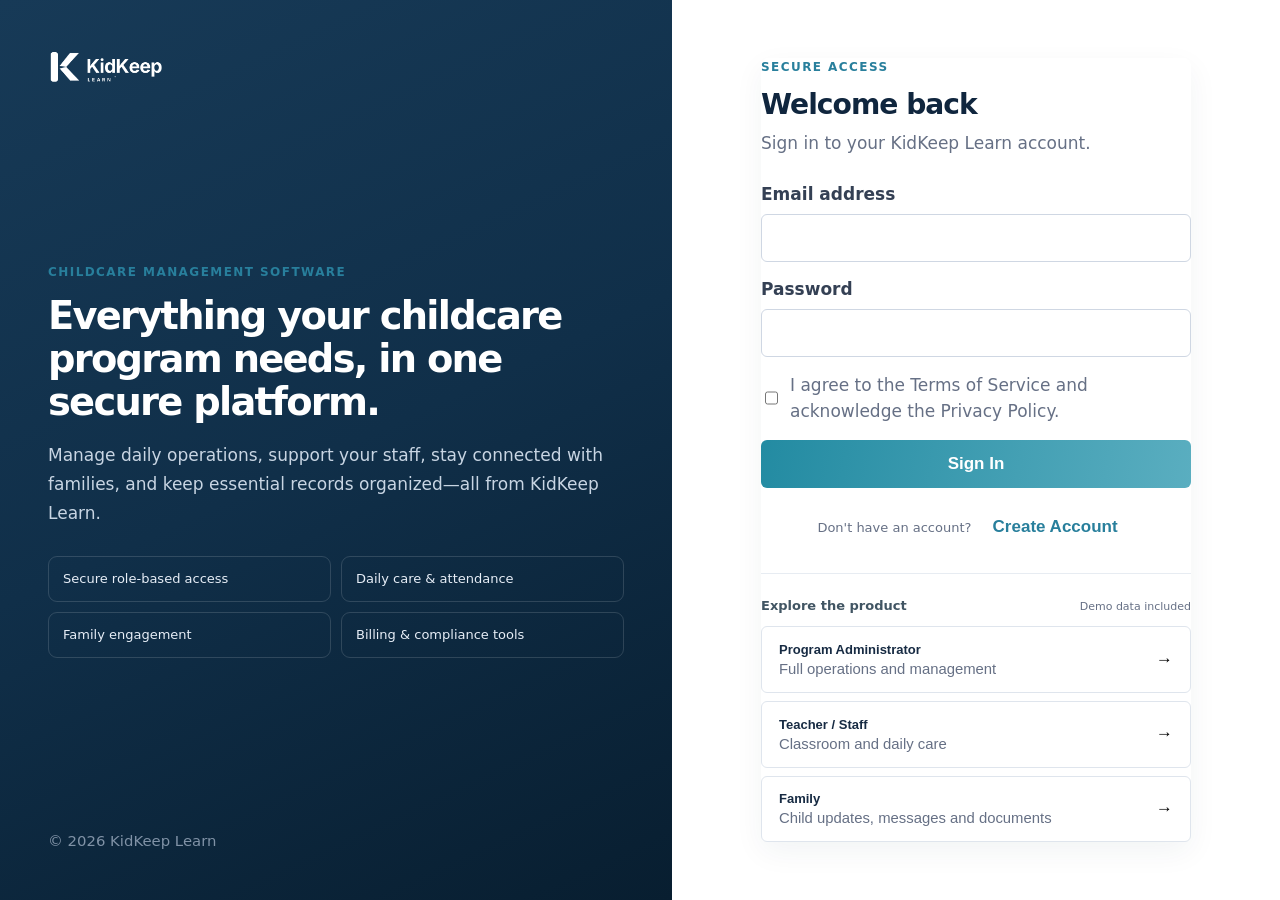
<file: shared/www/signin.html>
<!doctype html><html lang="en"><head><meta charset="utf-8"><meta name="viewport" content="width=device-width,initial-scale=1"><title>Sign In · KidKeep Learn</title><link rel="icon" href="kidkeep-mark.png"><script src="config.js"></script><style>
*{box-sizing:border-box}body{margin:0;min-height:100vh;font-family:Inter,ui-sans-serif,system-ui,-apple-system,BlinkMacSystemFont,"Segoe UI",sans-serif;background:#f7f9fc;color:#17212b}.page{min-height:100vh;display:grid;grid-template-columns:minmax(0,1.05fr) minmax(430px,.95fr)}.brand{background:#0f2742;color:white;padding:48px;display:flex;flex-direction:column;justify-content:space-between}.brand img{width:190px;filter:brightness(0) invert(1)}.brand h1{font-size:clamp(42px,5vw,64px);line-height:1.03;letter-spacing:-.045em;max-width:650px;margin:0 0 18px}.brand p{max-width:610px;color:#c8d5e3;font-size:17px;line-height:1.7}.bullets{display:grid;grid-template-columns:1fr 1fr;gap:10px;max-width:590px;margin-top:28px}.bullet{border:1px solid rgba(255,255,255,.14);border-radius:9px;padding:12px 14px;font-size:13px;color:#e7eef7}.auth{background:#fff;display:flex;align-items:center;justify-content:center;padding:40px}.card{width:min(100%,430px)}.mobileLogo{display:none;width:180px;margin-bottom:26px}.eyebrow{font-size:12px;text-transform:uppercase;letter-spacing:.12em;font-weight:900;color:#1e63d8;margin-bottom:12px}.card h2{font-size:32px;letter-spacing:-.035em;margin:0 0 8px;color:#10263e}.sub{color:#667085;margin:0 0 24px;line-height:1.55}.field{margin:14px 0}.field label{display:block;margin-bottom:7px;font-size:13px;font-weight:800;color:#344054}.field input{width:100%;height:48px;border:1px solid #cfd7e3;border-radius:8px;padding:0 13px;background:#fff;color:#101828;font-size:15px;outline:none}.field input:focus{border-color:#1e63d8;box-shadow:0 0 0 3px rgba(30,99,216,.11)}.terms{display:flex;gap:9px;align-items:flex-start;font-size:12px;color:#667085;line-height:1.5;margin:16px 0}.terms input{margin-top:2px}.btn{width:100%;height:48px;border:0;border-radius:8px;background:#1e63d8;color:#fff;font-weight:850;cursor:pointer;font-size:14px}.btn:hover{background:#1958c0}.btn:disabled{opacity:.6;cursor:wait}.switch{text-align:center;margin-top:17px;font-size:13px;color:#667085}.linkbtn{border:0;background:none;color:#1e63d8;font-weight:800;cursor:pointer}.message{display:none;padding:11px 12px;border-radius:8px;font-size:13px;margin-bottom:14px;background:#fef3f2;color:#b42318}.message.ok{background:#ecfdf3;color:#027a48}.demo{margin-top:24px;border-top:1px solid #e7ecf2;padding-top:22px}.demoTitle{display:flex;justify-content:space-between;align-items:center;margin-bottom:10px}.demoTitle b{font-size:13px}.demoTitle span{font-size:11px;color:#667085}.demoGrid{display:grid;gap:8px}.demoBtn{display:flex;align-items:center;justify-content:space-between;width:100%;border:1px solid #dfe5ed;background:#fff;border-radius:8px;padding:11px 12px;cursor:pointer;text-align:left}.demoBtn:hover{border-color:#a9bfdc;background:#f8fbff}.demoBtn b{font-size:13px;color:#172b43}.demoBtn small{color:#667085}.hide{display:none!important}@media(max-width:900px){.page{display:block}.brand{display:none}.auth{min-height:100vh;padding:28px 20px}.mobileLogo{display:block}}

/* V81 readability + overlap hardening */
html{font-size:17px} body{line-height:1.55} h1{font-size:clamp(2rem,3vw,2.65rem)!important;line-height:1.12!important} h2{font-size:clamp(1.55rem,2.2vw,2rem)!important;line-height:1.2!important} h3{font-size:1.25rem!important;line-height:1.25!important} p,li,td,th,label,input,select,textarea,button{font-size:1rem!important} small,.muted,.meta{font-size:.875rem!important;line-height:1.4!important}.content{min-width:0}.card,.panel,.stat,.row,.tableWrap{min-width:0} .grid{gap:20px!important}.topbar{min-height:84px;height:auto!important;gap:18px;flex-wrap:wrap}.crumb,.topActions{min-width:0}.topActions{flex-wrap:wrap}.nav a,.nav button{min-height:44px;line-height:1.25!important;white-space:normal!important}.sidebar{overflow-y:auto}.content *{overflow-wrap:anywhere}.tableWrap{overflow-x:auto}.tableWrap table,table{min-width:720px}.modal{max-height:88vh;overflow:auto}.modalBody{overflow:visible!important}input,select,textarea{min-height:46px}button,.btn{min-height:44px;padding:.7rem 1rem!important}.stat b,.metric b{line-height:1.1!important}@media(max-width:900px){html{font-size:16px}.content{padding:22px!important}.topbar{padding:14px 18px!important}.grid{grid-template-columns:1fr!important}table{min-width:680px}}
</style><style>
:root{--kk-navy:#102f46;--kk-teal:#16877f;--kk-cream:#fffdf9;--kk-line:#e8ece9}
body{background:var(--kk-cream)!important;color:#334b59!important}button,.primary,.btn-primary{border-radius:6px!important}input,select,textarea{border-radius:6px!important}.card,.panel,.authCard{border-radius:8px!important;box-shadow:0 10px 30px rgba(24,52,70,.055)!important}a{color:var(--kk-teal)}
</style>
<style id="kkl-exact-dashboard-palette-v88">
:root{
  --kk-sidebar:#102f46;
  --kk-navy:#17364d;
  --kk-navy-deep:#102d43;
  --kk-active:#28516a;
  --kk-accent:#52c6b8;
  --kk-teal:#16877f;
  --kk-teal-hover:#116d67;
  --kk-kicker:#438f86;
  --kk-cream:#fffdf9;
  --kk-ink:#253c4c;
  --kk-text:#415563;
  --kk-muted:#7b8b96;
  --kk-line:#e8ece9;
}
body{background:var(--kk-cream)!important;color:var(--kk-text)!important}
/* Primary actions: match effective dashboard accent */
.btn-primary,.primary,.cta-primary,button.primary,a.primary,
button[type="submit"],.plan-card .btn,.pricing-card .btn,
.hero .btn:first-of-type,.nav-cta,.start-trial{
  background:var(--kk-teal)!important;
  border-color:var(--kk-teal)!important;
  color:#fff!important;
}
.btn-primary:hover,.primary:hover,.cta-primary:hover,button.primary:hover,a.primary:hover,
button[type="submit"]:hover,.plan-card .btn:hover,.pricing-card .btn:hover,
.hero .btn:first-of-type:hover,.nav-cta:hover,.start-trial:hover{
  background:var(--kk-teal-hover)!important;
  border-color:var(--kk-teal-hover)!important;
}
/* Secondary actions */
.btn-secondary,.secondary,.cta-secondary,.demo-link,.schedule-demo,.explore-demo{
  background:transparent!important;
  color:var(--kk-navy)!important;
  border-color:#cfd8dc!important;
}
/* Dark panels / login art */
.auth-art,.signin-left,.login-left,.split-left,.dark-section,.workflow-section,.hero-dark,
section.dark,.dark-panel{
  background:var(--kk-sidebar)!important;
  color:#fff!important;
}
/* Typography and small accents */
.eyebrow,.kicker,.section-kicker,.overline,.label-accent{color:var(--kk-kicker)!important}
a{color:var(--kk-teal)}
a:hover{color:var(--kk-teal-hover)}
input:focus,select:focus,textarea:focus{border-color:var(--kk-accent)!important;box-shadow:0 0 0 3px rgba(82,198,184,.14)!important}
/* Pricing/selection visuals */
.plan-card,.pricing-card{border-color:var(--kk-line)!important;background:#fff!important}
.plan-card.featured,.pricing-card.featured,.plan-card.selected,.pricing-card.selected{
  border-color:var(--kk-active)!important;
  box-shadow:0 0 0 1px var(--kk-active),0 10px 24px rgba(16,47,70,.08)!important;
}
/* Dashboard-preview mockup colors */
.mock-sidebar,.app-preview .sidebar,.product-preview .sidebar,.preview-sidebar{background:var(--kk-sidebar)!important}
.mock-active,.app-preview .active,.product-preview .active,.preview-active{
  background:var(--kk-active)!important;
  box-shadow:inset 3px 0 var(--kk-accent)!important;
}
/* Override known old public-page color variables */
:root{--kk-navy:#17364d!important;--kk-teal:#16877f!important;--kk-cream:#fffdf9!important;--kk-line:#e8ece9!important}
</style>


<style id="v91-final-unified-brand-system">
:root{
  --kkl-side-top:#173a57;
  --kkl-side-mid:#102f49;
  --kkl-side-bottom:#081e30;
  --kkl-active-start:#238ba2;
  --kkl-active-end:#5aaec0;
  --kkl-active-accent:#4fd2c3;
  --kkl-active-hover-start:#1f7d92;
  --kkl-active-hover-end:#4a9daf;
  --kkl-secondary-border:#c7d7dc;
  --kkl-secondary-bg:#ffffff;
  --kkl-secondary-text:#287f9c;
}
/* One exact active/primary treatment across the entire product. */
html body .navBtn.active,
html body .sidebar .navBtn.active{
  background:linear-gradient(100deg,var(--kkl-active-start) 0%,var(--kkl-active-end) 100%)!important;
  color:#fff!important;
  box-shadow:inset 4px 0 0 var(--kkl-active-accent)!important;
  border-color:transparent!important;
}
html body .navBtn.active:hover,
html body .sidebar .navBtn.active:hover{
  background:linear-gradient(100deg,var(--kkl-active-start) 0%,var(--kkl-active-end) 100%)!important;
  color:#fff!important;
}
html body .btn.primary,
html body a.btn.primary,
html body button.btn.primary,
html body .btn-primary,
html body button[type="submit"],
html body #submit,
html body .start-trial,
html body .nav-cta,
html body .price .btn.primary,
html body .plan-card .btn.primary,
html body .pricing-card .btn.primary{
  background:linear-gradient(100deg,var(--kkl-active-start) 0%,var(--kkl-active-end) 100%)!important;
  border-color:var(--kkl-active-start)!important;
  color:#fff!important;
  box-shadow:none!important;
}
html body .btn.primary:hover,
html body a.btn.primary:hover,
html body button.btn.primary:hover,
html body .btn-primary:hover,
html body button[type="submit"]:hover,
html body #submit:hover,
html body .start-trial:hover,
html body .nav-cta:hover,
html body .price .btn.primary:hover{
  background:linear-gradient(100deg,var(--kkl-active-hover-start) 0%,var(--kkl-active-hover-end) 100%)!important;
  border-color:var(--kkl-active-hover-start)!important;
  color:#fff!important;
}
/* Secondary actions are never green/blue filled. */
html body .btn.ghost,
html body a.btn.ghost,
html body .btn.secondary,
html body .btn-secondary,
html body .explore-demo,
html body .schedule-demo{
  background:var(--kkl-secondary-bg)!important;
  border-color:var(--kkl-secondary-border)!important;
  color:var(--kkl-secondary-text)!important;
}
html body .btn.ghost:hover,
html body a.btn.ghost:hover,
html body .btn.secondary:hover,
html body .btn-secondary:hover{
  background:#f3f9fa!important;
  border-color:#91bac5!important;
  color:#206d88!important;
}
/* Authentication uses the same exact primary color as the clicked dashboard item. */
html body .auth .btn,
html body .card #submit{
  background:linear-gradient(100deg,var(--kkl-active-start) 0%,var(--kkl-active-end) 100%)!important;
  border-color:var(--kkl-active-start)!important;
  color:#fff!important;
}
html body .auth .btn:hover,
html body .card #submit:hover{
  background:linear-gradient(100deg,var(--kkl-active-hover-start) 0%,var(--kkl-active-hover-end) 100%)!important;
}
html body .linkbtn,html body .eyebrow,html body .kicker{color:var(--kkl-secondary-text)!important}
/* All dark brand panels use the dashboard sidebar gradient. */
html body .sidebar,
html body .brand,
html body .band,
html body .preview,
html body .side,
html body .mock-sidebar,
html body .preview-sidebar{
  background:linear-gradient(155deg,var(--kkl-side-top) 0%,var(--kkl-side-mid) 50%,var(--kkl-side-bottom) 100%)!important;
}
/* Preview selected row mirrors real dashboard selected row. */
html body .sideLine.active,
html body .mock-active,
html body .preview-active,
html body .mock-sidebar .active,
html body .preview-sidebar .active{
  background:linear-gradient(100deg,var(--kkl-active-start) 0%,var(--kkl-active-end) 100%)!important;
  box-shadow:inset 4px 0 0 var(--kkl-active-accent)!important;
}
/* Selected pricing card uses the same family, without inventing another teal. */
html body .price.reco,
html body .plan-card.featured,
html body .pricing-card.featured{border-color:var(--kkl-active-start)!important}
</style>

<link rel="stylesheet" href="mobile-native.css"></head><body><div class="page"><section class="brand"><img src="kidkeep-logo.png" alt="KidKeep Learn"><div><div class="eyebrow" style="color:#80b1ff">Childcare management software</div><h1>Everything your childcare program needs, in one secure platform.</h1><p>Manage daily operations, support your staff, stay connected with families, and keep essential records organized—all from KidKeep Learn.</p><div class="bullets"><div class="bullet">Secure role-based access</div><div class="bullet">Daily care & attendance</div><div class="bullet">Family engagement</div><div class="bullet">Billing & compliance tools</div></div></div><small style="color:#8092a6">© 2026 KidKeep Learn</small></section><main class="auth"><section class="card"><img class="mobileLogo" src="kidkeep-logo.png" alt="KidKeep Learn"><div class="eyebrow">Secure access</div><h2 id="title">Welcome back</h2><p class="sub" id="subtitle">Sign in to your KidKeep Learn account.</p><div id="planNotice" class="message ok" style="display:none"></div><div id="message" class="message"></div><form id="form"><div id="programField" class="field hide"><label for="program">Program name</label><input id="program" autocomplete="organization"></div><div id="nameField" class="field hide"><label for="name">Your name</label><input id="name" autocomplete="name"></div><div class="field"><label for="email">Email address</label><input id="email" type="email" autocomplete="email" required></div><div class="field"><label for="password">Password</label><input id="password" type="password" autocomplete="current-password" required minlength="6"></div><label class="terms"><input id="terms" type="checkbox" required><span>I agree to the Terms of Service and acknowledge the Privacy Policy.</span></label><button id="submit" class="btn" type="submit">Sign In</button></form><div class="switch"><span id="switchCopy">Don't have an account?</span> <button id="switchBtn" class="linkbtn" type="button">Create Account</button></div><div class="demo" id="demo"><div class="demoTitle"><b>Explore the product</b><span>Demo data included</span></div><div class="demoGrid"><button class="demoBtn" data-role="admin"><span><b>Program Administrator</b><br><small>Full operations and management</small></span><span>→</span></button><button class="demoBtn" data-role="staff"><span><b>Teacher / Staff</b><br><small>Classroom and daily care</small></span><span>→</span></button><button class="demoBtn" data-role="family"><span><b>Family</b><br><small>Child updates, messages and documents</small></span><span>→</span></button></div></div></section></main></div><script id="kkl-v102-signin-route-fix">
(function(){
  var q=new URLSearchParams(location.search);
  var plan=q.get('plan');
  if(plan){
    try{ localStorage.setItem('kidkeep_selected_plan', plan); }catch(_){}
    var notice=document.getElementById('planNotice');
    if(notice){ notice.textContent=(plan==='center'?'Center':'Daycare')+' plan selected. Create your Program Owner account to continue.'; notice.style.display='block'; }
  }
  if(q.get('demo')==='1'){
    setTimeout(function(){ var d=document.getElementById('demo'); if(d) d.scrollIntoView({behavior:'smooth',block:'center'}); },80);
  }
})();
</script>
<script>
(()=>{const cfg=window.KIDKEEP_CONFIG||{};const $=id=>document.getElementById(id);let signup=new URLSearchParams(location.search).get('mode')==='signup';const msg=(text,ok=false)=>{const m=$('message');m.textContent=text;m.className='message'+(ok?' ok':'');m.style.display='block'};function render(){ $('title').textContent=signup?'Create your program':'Welcome back';$('subtitle').textContent=signup?'Set up the Program Owner account to get started.':'Sign in to your KidKeep Learn account.';$('submit').textContent=signup?'Create Account':'Sign In';$('switchCopy').textContent=signup?'Already have an account?':"Don't have an account?";$('switchBtn').textContent=signup?'Sign In':'Create Account';$('programField').classList.toggle('hide',!signup);$('nameField').classList.toggle('hide',!signup);$('password').autocomplete=signup?'new-password':'current-password'}render();$('switchBtn').onclick=()=>{signup=!signup;$('message').style.display='none';render()};document.querySelectorAll('.demoBtn').forEach(b=>b.onclick=()=>{const role=b.dataset.role;const session={demo:true,role,user:{id:'demo-'+role,email:role+'@demo.kidkeep',name:role==='admin'?'Jordan Ellis':role==='staff'?'Maya Thompson':'Avery Brooks'},organization:{id:'demo-org',name:'Little Harbor Learning Center'}};localStorage.setItem('kidkeep_session',JSON.stringify(session));location.href='app.html'});$('form').addEventListener('submit',async e=>{e.preventDefault();$('message').style.display='none';if(!$('terms').checked){msg('Please accept the Terms and Privacy Policy to continue.');return}const email=$('email').value.trim(),password=$('password').value;const btn=$('submit');btn.disabled=true;btn.textContent=signup?'Creating…':'Signing in…';try{if(!cfg.supabaseUrl||!cfg.supabaseAnonKey)throw new Error('Production backend configuration is missing.');if(signup){const r=await fetch(cfg.supabaseUrl+'/auth/v1/signup',{method:'POST',headers:{'apikey':cfg.supabaseAnonKey,'Content-Type':'application/json'},body:JSON.stringify({email,password,data:{full_name:$('name').value.trim(),program_name:$('program').value.trim(),role:'program_owner'}})});const data=await r.json();if(!r.ok)throw new Error(data.msg||data.message||'Unable to create account.');if(!data.access_token){msg('Account created. Check your email to confirm your address, then sign in.',true);signup=false;render();return}await finish(data)}else{const r=await fetch(cfg.supabaseUrl+'/auth/v1/token?grant_type=password',{method:'POST',headers:{'apikey':cfg.supabaseAnonKey,'Content-Type':'application/json'},body:JSON.stringify({email,password})});const data=await r.json();if(!r.ok)throw new Error(data.error_description||data.msg||data.message||'Email or password is incorrect.');await finish(data)}}catch(err){msg(err.message||'Unable to continue.')}finally{btn.disabled=false;render()}});async function finish(auth){let profile=null,org=null;try{const h={'apikey':cfg.supabaseAnonKey,'Authorization':'Bearer '+auth.access_token};const p=await fetch(cfg.supabaseUrl+'/rest/v1/profiles?select=*&id=eq.'+encodeURIComponent(auth.user.id),{headers:h});if(p.ok){const a=await p.json();profile=a[0]||null}if(profile?.organization_id){const o=await fetch(cfg.supabaseUrl+'/rest/v1/organizations?select=*&id=eq.'+encodeURIComponent(profile.organization_id),{headers:h});if(o.ok){const a=await o.json();org=a[0]||null}}}catch{}const raw=(profile?.role||auth.user?.user_metadata?.role||'program_owner').toLowerCase();const role=raw.includes('guardian')||raw.includes('family')?'family':raw.includes('staff')||raw.includes('assistant')||raw.includes('teacher')||raw.includes('substitute')?'staff':'admin';localStorage.setItem('kidkeep_session',JSON.stringify({demo:false,role,auth:{access_token:auth.access_token,refresh_token:auth.refresh_token,expires_at:Date.now()+((auth.expires_in||3600)*1000)},user:{id:auth.user.id,email:auth.user.email,name:profile?.full_name||auth.user?.user_metadata?.full_name||auth.user.email.split('@')[0]},profile,organization:org||{id:profile?.organization_id,name:'My Program'}}));location.href='app.html'}
})();
</script></body></html>
<style id="v89-visual-master">
:root{--v89-side-top:#173a57;--v89-side-mid:#102f49;--v89-side-bottom:#081e30;--v89-active-a:#238ba2;--v89-active-b:#5aaec0;--v89-accent:#4fd2c3;--v89-cta:#287f9c;--v89-cta-hover:#206d88}
.brand{background:linear-gradient(155deg,var(--v89-side-top) 0%,var(--v89-side-mid) 48%,var(--v89-side-bottom) 100%)!important}.btn{background:linear-gradient(100deg,var(--v89-active-a),var(--v89-active-b))!important}.btn:hover{background:linear-gradient(100deg,var(--v89-cta-hover),var(--v89-cta))!important}.eyebrow,.linkbtn{color:var(--v89-cta)!important}.field input:focus{border-color:var(--v89-accent)!important;box-shadow:0 0 0 3px rgba(79,210,195,.14)!important}.demoBtn:hover{border-color:#8fc1cc!important;background:#f3f9fa!important}
</style>
</file>
<file: shared/www/mobile-native.css>
/* Native mobile shell refinements. Keeps the web feature set while improving phone ergonomics. */
:root{--safe-top:env(safe-area-inset-top,0px);--safe-bottom:env(safe-area-inset-bottom,0px)}
html{-webkit-text-size-adjust:100%;text-size-adjust:100%;}
body{overscroll-behavior-y:none;padding-bottom:var(--safe-bottom)}
button,a,.btn,.iconBtn,.navBtn,.tab{touch-action:manipulation;-webkit-tap-highlight-color:transparent}
@media(max-width:760px){
  input,select,textarea{font-size:16px!important}
  .topbar{padding-top:var(--safe-top);height:calc(62px + var(--safe-top));flex-basis:calc(62px + var(--safe-top))}
  .btn,.iconBtn{min-height:44px}
  .navBtn{min-height:42px;height:auto}
  .content{padding:20px 14px calc(24px + var(--safe-bottom))!important}
  .pageHead h2{font-size:24px!important;line-height:1.15}
  .pageHead p{font-size:13px!important;line-height:1.45}
  .modal{width:min(94vw,620px)!important;max-height:88vh;overflow:auto}
  .modalFoot{position:sticky;bottom:0;background:#fff;padding-top:12px}
  .tableWrap,.attendanceTableWrap{overflow-x:auto;-webkit-overflow-scrolling:touch}
  .table{min-width:720px}
  .attendanceCards{grid-template-columns:1fr!important}
  .attendanceToolbar{flex-wrap:wrap}
  .attendanceToolbar>*{min-width:0}
  .quick{grid-template-columns:1fr 1fr!important}
  .familyHero{padding:18px!important}
}
</file>
